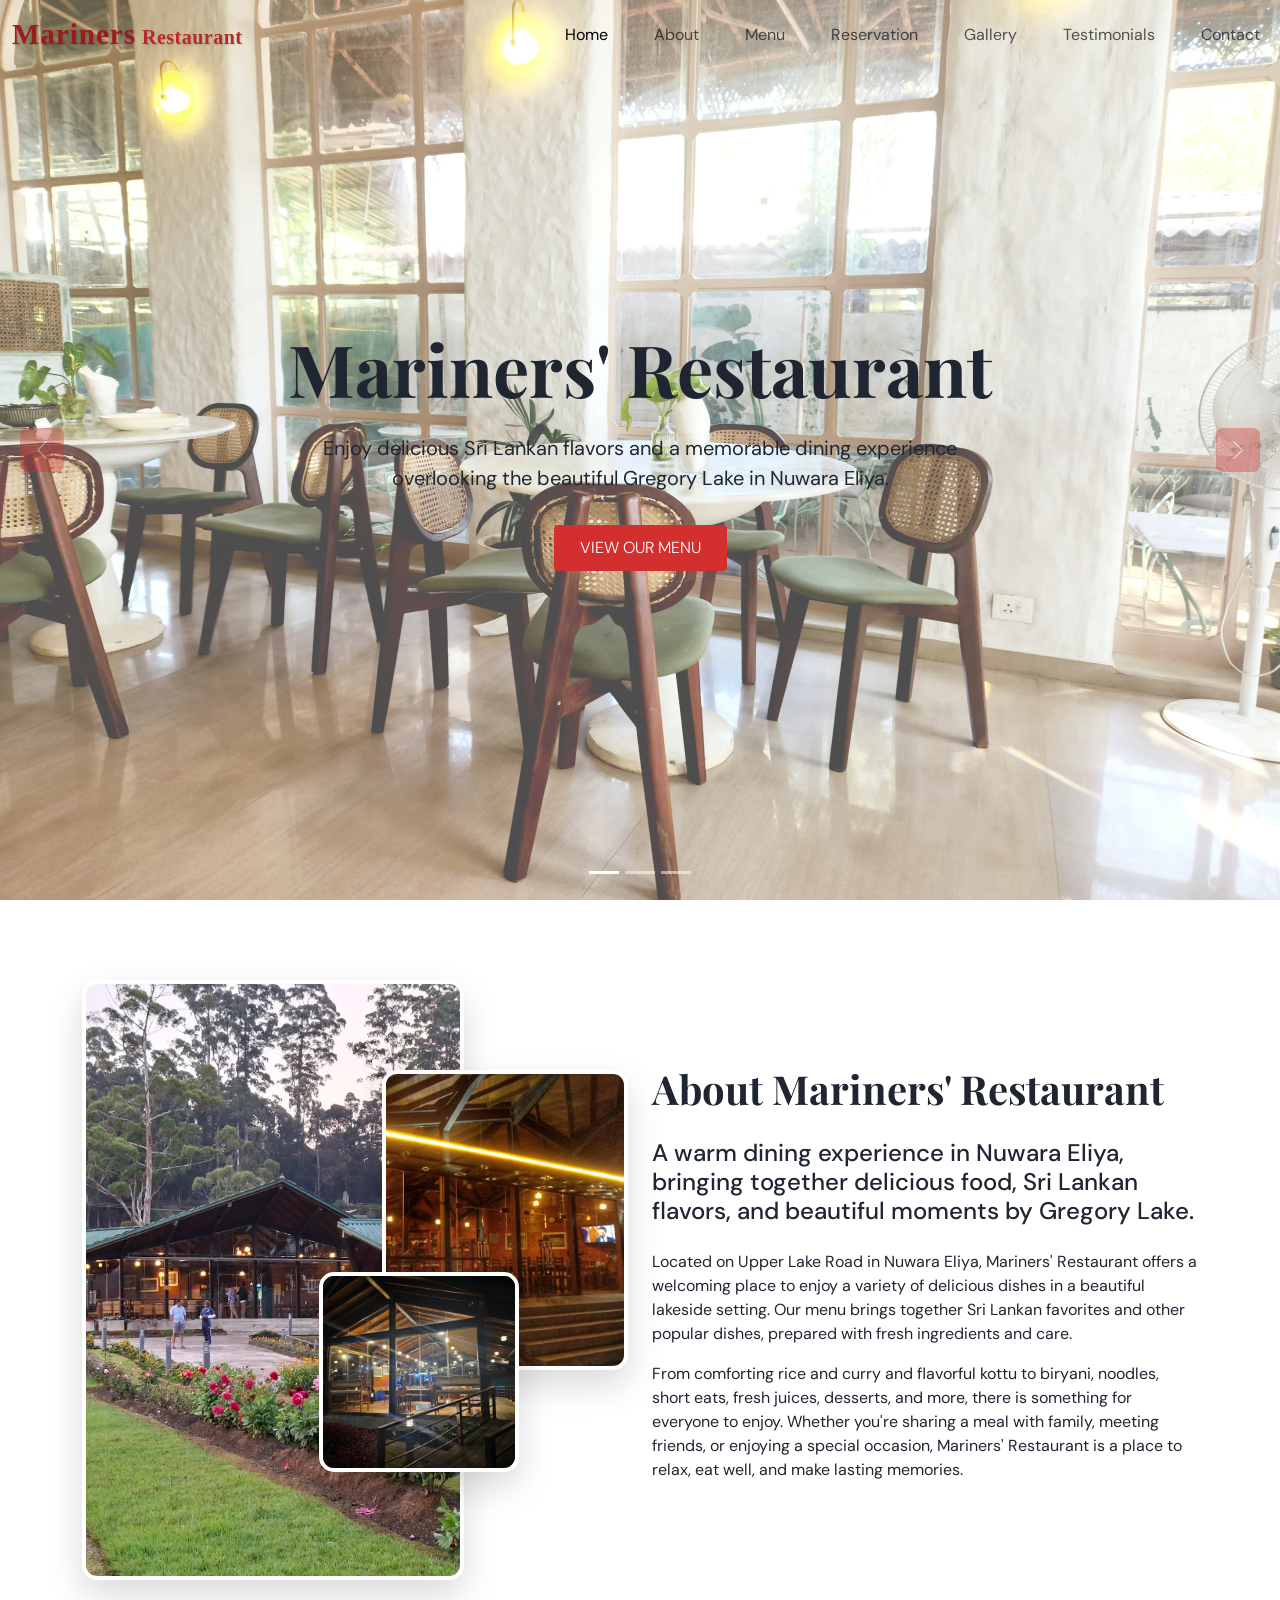
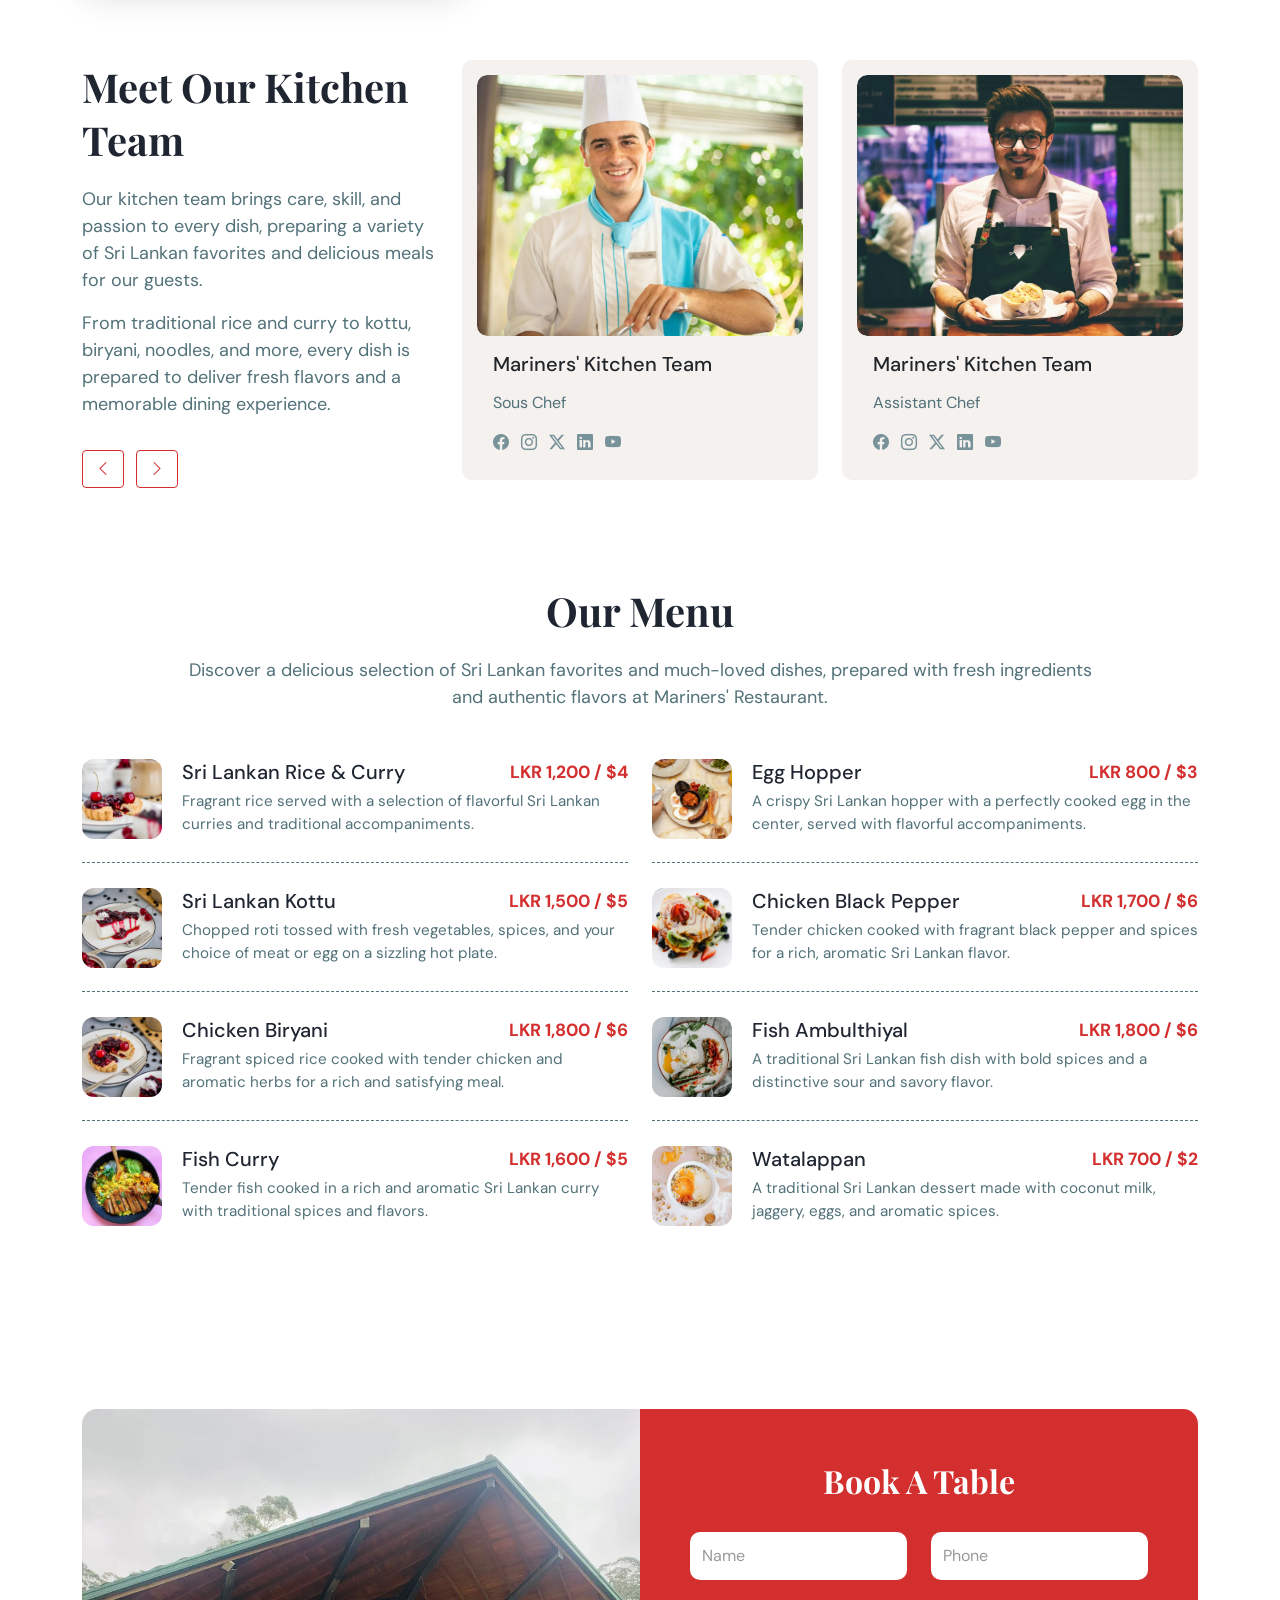
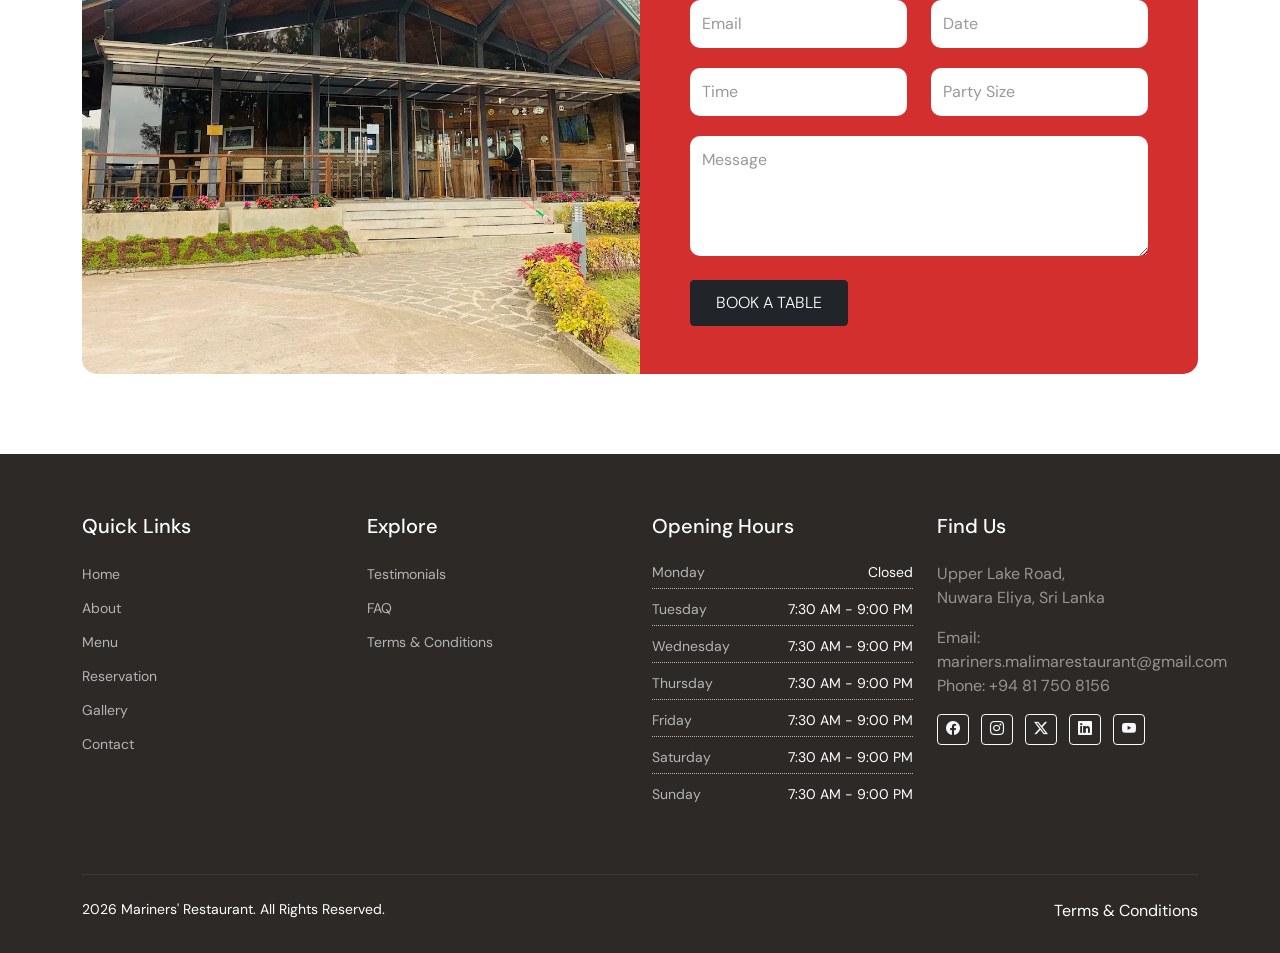
<file: index.html>
<!DOCTYPE html>
<html lang="en">

<head>
  <meta charset="utf-8" />
  <meta name="viewport" content="width=device-width, initial-scale=1" />

  <!-- For SEO -->
  <!-- Primary SEO -->
  <title>Mariners restaurant</title>
  <meta name="description" content="DinePro is a modern, responsive restaurant Bootstrap 5 template suitable for restaurants, cafés, bistros, and food businesses." />
  <meta name="robots" content="index, follow">
  <meta name="author" content="PrettyCodes" />

  <!-- Canonical (template placeholder) -->
  <link rel="canonical" href="https://www.DinePro.com/index.html" />

  <!-- Open Graph (Social Sharing) -->
  <meta property="og:title" content="DinePro – Restaurant Bootstrap 5 Template" />
  <meta property="og:description" content="A clean and modern Bootstrap 5 restaurant website template." />
  <meta property="og:image" content="assets/images/preview.jpg" />
  <meta property="og:type" content="website" />


  <!-- Styles -->
  <link href="https://cdn.jsdelivr.net/npm/bootstrap@5.3.8/dist/css/bootstrap.min.css" rel="stylesheet" integrity="sha384-sRIl4kxILFvY47J16cr9ZwB07vP4J8+LH7qKQnuqkuIAvNWLzeN8tE5YBujZqJLB" crossorigin="anonymous">
  <link rel="stylesheet" href="https://cdn.jsdelivr.net/npm/bootstrap-icons@1.11.3/font/bootstrap-icons.min.css">
  <link href="https://unpkg.com/aos@2.3.1/dist/aos.css" rel="stylesheet">
  <link rel="stylesheet" href="./assets/css/style.css" />
</head>

<body>

  <!-- Loader -->

  <div class="loader-wrapper">
    <div class="spinner"></div>
  </div>

  <!-- Loader End -->

  <!-- Navbar -->

  <nav class="navbar navbar-expand-lg fixed-top custom-navbar navbar-theme-light navbar-light"> 
 
 
    <div class="container-fluid"> 
 
    <a class="navbar-brand" href="index.html"> <span class="restaurant-logo">Mariners <span>Restaurant</span></span> </a>  <button class="navbar-toggler" type="button" data-bs-toggle="collapse" data-bs-target="#navbarSupportedContent" aria-controls="navbarSupportedContent" aria-expanded="false" aria-label="Toggle navigation"> 
        <span class="navbar-toggler-icon"></span> 
      </button> 
 
      <!-- Nav items --> 
      <div class="collapse navbar-collapse" id="navbarSupportedContent"> 
        <ul class="navbar-nav ms-auto mb-2 mb-lg-0"> 
 
          <!-- Home --> 
        <li class="nav-item">
  <a class="nav-link active" href="index.html">
    Home
  </a>
</li>
 
          <li class="nav-item"> 
            <a class="nav-link" href="about.html">About</a> 
          </li> 
 
          <!-- Menu --> 
          <li class="nav-item"> 
            <a class="nav-link" href="menu-showcase.html">Menu</a> 
          </li> 
 
          <li class="nav-item"> 
            <a class="nav-link" href="reservation.html">Reservation</a> 
          </li> 
 

           <li class="nav-item"><a class="nav-link" href="gallery.html">Gallery</a></li>
             <li class="nav-item"><a class="nav-link" href="testimonials.html">Testimonials</a></li>  

          <li class="nav-item"> 
            <a class="nav-link" href="contact.html">Contact</a> 
          </li> 
 
        </ul> 
      </div> 
      <!-- Nav items end --> 
 
    </div> 
  </nav>
  <!-- Navbar End -->


  <!-- Home Carousel --> 
 
  <div id="homeCarousel" class="carousel slide hero-section theme-light carousel-fade" data-bs-ride="carousel"> 
 
    <div class="carousel-indicators"> 
      <button type="button" data-bs-target="#homeCarousel" data-bs-slide-to="0" class="active" aria-current="true" aria-label="Slide 1"></button> 
      <button type="button" data-bs-target="#homeCarousel" data-bs-slide-to="1" aria-label="Slide 2"></button> 
      <button type="button" data-bs-target="#homeCarousel" data-bs-slide-to="2" aria-label="Slide 3"></button> 
    </div> 
 
    <div class="carousel-inner"> 
      <div class="carousel-item active" style="background-image: url(./assets/images/banner1.webp);" data-bs-interval="3000"> 
        <div class="hero-content-area"> 
          <div class="hero-caption"> 
            <h1 class="font-heading" data-aos="fade-up" data-aos-delay="0">Mariners' Restaurant</h1> 
            <p data-aos="fade-up" data-aos-delay="200">Enjoy delicious Sri Lankan flavors and a memorable dining experience overlooking the beautiful Gregory Lake in Nuwara Eliya.</p> 
            <a href="menu-showcase.html" class="btn btn-primary btn-wide btn-shine" data-aos="fade-up" data-aos-delay="400">View our menu</a> 
          </div> 
        </div> 
      </div> 
 
      <div class="carousel-item" style="background-image: url(./assets/images/banner2.webp);" data-bs-interval="3000"> 
        <div class="hero-content-area"> 
          <div class="hero-caption"> 
            <h1 class="font-heading" data-aos="fade-up" data-aos-delay="0">A Taste of Sri Lanka</h1> 
            <p data-aos="fade-up" data-aos-delay="200">Discover fresh ingredients, authentic flavors, and comforting dishes prepared with care at Mariners' Restaurant.</p> 
            <a href="menu-showcase.html" class="btn btn-primary btn-wide btn-shine" data-aos="fade-up" data-aos-delay="400">View our menu</a> 
          </div> 
        </div> 
      </div> 
 
      <div class="carousel-item" style="background-image: url(./assets/images/banner3.webp);" data-bs-interval="3000"> 
        <div class="hero-content-area"> 
          <div class="hero-caption"> 
            <h1 class="font-heading" data-aos="fade-up" data-aos-delay="0">Good Food, Beautiful Moments</h1> 
            <p data-aos="fade-up" data-aos-delay="100">From Sri Lankan favorites to refreshing drinks, enjoy great food and warm hospitality in the heart of Nuwara Eliya.</p> 
            <a href="menu-showcase.html" class="btn btn-primary btn-wide btn-shine" data-aos="fade-up" data-aos-delay="400">View our menu</a> 
          </div> 
        </div> 
      </div> 
    </div> 
 
    <button class="carousel-control-prev" type="button" data-bs-target="#homeCarousel" data-bs-slide="prev"> 
      <span class="carousel-control-prev-icon" aria-hidden="true"></span> 
      <span class="visually-hidden">Previous</span> 
    </button> 
    <button class="carousel-control-next" type="button" data-bs-target="#homeCarousel" data-bs-slide="next"> 
      <span class="carousel-control-next-icon" aria-hidden="true"></span> 
      <span class="visually-hidden">Next</span> 
    </button> 
  </div> 
 
  <!-- Home Carousel End --> 
 
  <!-- Home About --> 
 
  <section class="home-about sec-pad"> 
    <div class="container"> 
      <div class="row flex align-items-center justify-content-between"> 
        <div class="col-md-6"> 
          <div class="img-collage-wrap"> 
            <img class="first" src="./assets/images/unnamed (1).webp" alt="" data-aos="fade-up" data-aos-delay="0"> 
            <img class="second" src="./assets/images/unnamed (4).webp" alt="" data-aos="fade-up" data-aos-delay="100"> 
            <img class="third" src="./assets/images/unnamed (2).webp" alt="" data-aos="fade-up" data-aos-delay="200"> 
          </div> 
        </div> 
        <div class="col-md-6"> 
          <h2 class="mb-4 font-heading f-40" data-aos="fade-up" data-aos-delay="0">About Mariners' Restaurant</h2> 
          <h4 class="mb-4 " data-aos="fade-up" data-aos-delay="100">A warm dining experience in Nuwara Eliya, bringing together delicious food, Sri Lankan flavors, and beautiful moments by Gregory Lake.</h4> 
          <p data-aos="fade-up" data-aos-delay="200">Located on Upper Lake Road in Nuwara Eliya, Mariners' Restaurant offers a welcoming place to enjoy a variety of delicious dishes in a beautiful lakeside setting. Our menu brings together Sri Lankan favorites and other popular dishes, prepared with fresh ingredients and care.</p> 
          <p data-aos="fade-up" data-aos-delay="300"> 
            From comforting rice and curry and flavorful kottu to biryani, noodles, short eats, fresh juices, desserts, and more, there is something for everyone to enjoy. Whether you're sharing a meal with family, meeting friends, or enjoying a special occasion, Mariners' Restaurant is a place to relax, eat well, and make lasting memories.</p> 
        </div> 
      </div> 
    </div> 
  </section> 
 
  <!-- Home About End -->

  <!-- Our Chefs  -->

  <section>
    <div class="container sec-pad pt-0 pb-0">
      <div class="row">
        <div class="col-md-4">
          <div class=" mb-5 mb-md-0 head1">
            <h2 class="font-heading" data-aos="fade-up" data-aos-delay="0">Meet Our Kitchen Team</h2>
            <p data-aos="fade-up" data-aos-delay="100">Our kitchen team brings care, skill, and passion to every dish, preparing a variety of Sri Lankan favorites and delicious meals for our guests.</p>
            <p data-aos="fade-up" data-aos-delay="200">
              From traditional rice and curry to kottu, biryani, noodles, and more, every dish is prepared to deliver fresh flavors and a memorable dining experience.
            </p>
            <div class="carousel-btns pt-3">
              <button class="btn btn-outline-primary me-2" type="button" data-bs-target="#chefCarousel" data-bs-slide="prev">
                <i class="bi bi-chevron-left"></i>
              </button>
              <button class="btn btn-outline-primary" type="button" data-bs-target="#chefCarousel" data-bs-slide="next">
                <i class="bi bi-chevron-right"></i>
              </button>
            </div>
          </div>
        </div>
        <div class="col-md-8">
          <div id="chefCarousel" class="carousel slide" data-bs-ride="carousel" data-bs-interval="5000">
            <div class="carousel-inner">
              <div class="carousel-item">
                <div class="row">
                  <div class="col-md-6">
                    <div class="card card-team">
                      <div class="card-img-wrapper">
                        <img src="./assets/images/chef1.webp" class="card-img-top" alt="">
                      </div>
                      <div class="card-body">
                        <h5 class="card-title">Mariners' Kitchen Team</h5>
                        <p class="card-text">Head Chef</p>
                        <div class="social-links mt-3">
                          <a href="#" class="me-2"><i class="bi bi-facebook"></i></a>
                          <a href="#" class="me-2"><i class="bi bi-instagram"></i></a>
                          <a href="#" class="me-2"><i class="bi bi-twitter-x"></i></a>
                          <a href="#" class="me-2"><i class="bi bi-linkedin"></i></a>
                          <a href="#" class=""><i class="bi bi-youtube"></i></a>
                        </div>
                      </div>
                    </div>
                  </div>
                  <div class="col-md-6">
                    <div class="card card-team">
                      <div class="card-img-wrapper">
                        <img src="./assets/images/chef2.webp" class="card-img-top" alt="">
                      </div>
                      <div class="card-body">
                        <h5 class="card-title">Mariners' Kitchen Team</h5>
                        <p class="card-text">Kitchen Chef</p>
                        <div class="social-links mt-3">
                          <a href="#" class="me-2"><i class="bi bi-facebook"></i></a>
                          <a href="#" class="me-2"><i class="bi bi-instagram"></i></a>
                          <a href="#" class="me-2"><i class="bi bi-twitter-x"></i></a>
                          <a href="#" class="me-2"><i class="bi bi-linkedin"></i></a>
                          <a href="#" class=""><i class="bi bi-youtube"></i></a>
                        </div>
                      </div>
                    </div>
                  </div>
                </div>
              </div>
              <div class="carousel-item active">
                <div class="row">
                  <div class="col-md-6">
                    <div class="card card-team">
                      <div class="card-img-wrapper">
                        <img src="./assets/images/chef3.webp" class="card-img-top" alt="">
                      </div>
                      <div class="card-body">
                        <h5 class="card-title">Mariners' Kitchen Team</h5>
                        <p class="card-text">Sous Chef</p>
                        <div class="social-links mt-3">
                          <a href="#" class="me-2"><i class="bi bi-facebook"></i></a>
                          <a href="#" class="me-2"><i class="bi bi-instagram"></i></a>
                          <a href="#" class="me-2"><i class="bi bi-twitter-x"></i></a>
                          <a href="#" class="me-2"><i class="bi bi-linkedin"></i></a>
                          <a href="#" class=""><i class="bi bi-youtube"></i></a>
                        </div>
                      </div>
                    </div>
                  </div>
                  <div class="col-md-6">
                    <div class="card card-team">
                      <div class="card-img-wrapper">
                        <img src="./assets/images/chef5.webp" class="card-img-top" alt="">
                      </div>
                      <div class="card-body">
                        <h5 class="card-title">Mariners' Kitchen Team</h5>
                        <p class="card-text">Assistant Chef</p>
                        <div class="social-links mt-3">
                          <a href="#" class="me-2"><i class="bi bi-facebook"></i></a>
                          <a href="#" class="me-2"><i class="bi bi-instagram"></i></a>
                          <a href="#" class="me-2"><i class="bi bi-twitter-x"></i></a>
                          <a href="#" class="me-2"><i class="bi bi-linkedin"></i></a>
                          <a href="#" class=""><i class="bi bi-youtube"></i></a>
                        </div>
                      </div>
                    </div>
                  </div>
                </div>
              </div>
            </div>
          </div>
        </div>
      </div>
    </div>
  </section>

  <!-- Our Chefs End -->

 <!--   Our Menu  -->

<section class="our-menu sec-pad">
  <div class="container">
    <div class="row">
      <div class="col-md-10 offset-md-1">
        <div class="text-center mb-5 head1">
          <h2 class="font-heading" data-aos="fade-up" data-aos-delay="0">Our Menu</h2>
          <p data-aos="fade-up" data-aos-delay="100">Discover a delicious selection of Sri Lankan favorites and much-loved dishes, prepared with fresh ingredients and authentic flavors at Mariners' Restaurant.</p>
        </div>
      </div>
    </div>

    <div class="row">
      <div class="col-md-6">

        <div class="menu-item-one" data-aos="fade-up" data-aos-delay="0">
          <img src="assets/images/food11.webp" alt="Sri Lankan Rice and Curry">
          <div class="content-wrap">
            <div class="title-wrap">
              <h5>Sri Lankan Rice & Curry</h5>
              <span class="price">LKR 1,200 / $4</span>
            </div>
            <p>Fragrant rice served with a selection of flavorful Sri Lankan curries and traditional accompaniments.</p>
          </div>
        </div>

        <div class="menu-item-one" data-aos="fade-up" data-aos-delay="100">
          <img src="assets/images/food12.webp" alt="Sri Lankan Kottu">
          <div class="content-wrap">
            <div class="title-wrap">
              <h5>Sri Lankan Kottu</h5>
              <span class="price">LKR 1,500 / $5</span>
            </div>
            <p>Chopped roti tossed with fresh vegetables, spices, and your choice of meat or egg on a sizzling hot plate.</p>
          </div>
        </div>

        <div class="menu-item-one" data-aos="fade-up" data-aos-delay="200">
          <img src="assets/images/food13.webp" alt="Chicken Biryani">
          <div class="content-wrap">
            <div class="title-wrap">
              <h5>Chicken Biryani</h5>
              <span class="price">LKR 1,800 / $6</span>
            </div>
            <p>Fragrant spiced rice cooked with tender chicken and aromatic herbs for a rich and satisfying meal.</p>
          </div>
        </div>

        <div class="menu-item-one" data-aos="fade-up" data-aos-delay="300">
          <img src="assets/images/food14.webp" alt="Sri Lankan Fish Curry">
          <div class="content-wrap">
            <div class="title-wrap">
              <h5>Fish Curry</h5>
              <span class="price">LKR 1,600 / $5</span>
            </div>
            <p>Tender fish cooked in a rich and aromatic Sri Lankan curry with traditional spices and flavors.</p>
          </div>
        </div>
      </div>

      <div class="col-md-6">

        <div class="menu-item-one" data-aos="fade-up" data-aos-delay="0">
          <img src="assets/images/food15.webp" alt="Egg Hopper">
          <div class="content-wrap">
            <div class="title-wrap">
              <h5>Egg Hopper</h5>
              <span class="price">LKR 800 / $3</span>
            </div>
            <p>A crispy Sri Lankan hopper with a perfectly cooked egg in the center, served with flavorful accompaniments.</p>
          </div>
        </div>

        <div class="menu-item-one" data-aos="fade-up" data-aos-delay="100">
          <img src="assets/images/food16.webp" alt="Chicken Black Pepper">
          <div class="content-wrap">
            <div class="title-wrap">
              <h5>Chicken Black Pepper</h5>
              <span class="price">LKR 1,700 / $6</span>
            </div>
            <p>Tender chicken cooked with fragrant black pepper and spices for a rich, aromatic Sri Lankan flavor.</p>
          </div>
        </div>

        <div class="menu-item-one" data-aos="fade-up" data-aos-delay="200">
          <img src="assets/images/food17.webp" alt="Fish Ambulthiyal">
          <div class="content-wrap">
            <div class="title-wrap">
              <h5>Fish Ambulthiyal</h5>
              <span class="price">LKR 1,800 / $6</span>
            </div>
            <p>A traditional Sri Lankan fish dish with bold spices and a distinctive sour and savory flavor.</p>
          </div>
        </div>

        <div class="menu-item-one" data-aos="fade-up" data-aos-delay="300">
          <img src="assets/images/food19.webp" alt="Watalappan">
          <div class="content-wrap">
            <div class="title-wrap">
              <h5>Watalappan</h5>
              <span class="price">LKR 700 / $2</span>
            </div>
            <p>A traditional Sri Lankan dessert made with coconut milk, jaggery, eggs, and aromatic spices.</p>
          </div>
        </div>

      </div>
    </div>
  </div>
</section>

<!--   Our Menu  End -->

  <!-- Book a table one  -->

  <section class="book-a-table-split sec-pad pb-10 pt-">
    <div class=" container">
      <div class="row g-0">
        <div class="col-lg-6" data-aos="fade-up" data-aos-delay="0">
          <div class="book-table-img-wrap">
            <img src="./assets/images/unnamed (3).webp" alt="Restaurant Interior" class="book-table-img">
          </div>
        </div>
        <div class="col-lg-6" data-aos="fade-up" data-aos-delay="100">
          <div class="booking-form-wrap pb-5">
            <div class="text-center">
              <h2 class="font-heading" data-aos="fade-up" data-aos-delay="0">Book A Table</h2>
            </div>

            <form>
              <div class="row">
                <div class="col-md-6" data-aos="fade-up" data-aos-delay="0">
                  <input type="text" class="form-control" placeholder="Name" required>
                </div>
                <div class="col-md-6" data-aos="fade-up" data-aos-delay="100">
                  <input type="text" class="form-control" placeholder="Phone" required>
                </div>
                <div class="col-md-6" data-aos="fade-up" data-aos-delay="200">
                  <input type="email" class="form-control" placeholder="Email" required>
                </div>
                <div class="col-md-6" data-aos="fade-up" data-aos-delay="300">
                  <input type="text" class="form-control" placeholder="Date" required>
                </div>
                <div class="col-md-6" data-aos="fade-up" data-aos-delay="400">
                  <input type="text" class="form-control" placeholder="Time" required>
                </div>
                <div class="col-md-6" data-aos="fade-up" data-aos-delay="500">
                  <input type="text" class="form-control" placeholder="Party Size" required>
                </div>
                <div class="col-md-12">
                  <textarea class="form-control mb-0" placeholder="Message" rows="4" data-aos="fade-up" data-aos-delay="600"></textarea>
                  <button type="submit" class="btn btn-dark mt-4 btn-wide btn-shine" data-aos="fade-up" data-aos-delay="700">Book a table</button>
                </div>
              </div>
            </form>

          </div>
        </div>
      </div>
    </div>
  </section>

  <!-- Book a table one end -->

  <!-- Footer --> 
 
  <footer class="footer-one"> 
    <div class="container"> 
      <div class="row"> 
 
        <div class="col-lg-3"> 
          <h5 class="mb-4 text-primary">Quick Links</h5> 
          <ul class="footer-links"> 
            <li><a href="index.html" class="btn-link">Home</a></li> 
            <li><a href="about.html" class="btn-link">About</a></li> 
            <li><a href="menu-showcase.html" class="btn-link">Menu</a></li> 
            <li><a href="reservation.html" class="btn-link">Reservation</a></li> 
            <li><a href="gallery.html" class="btn-link">Gallery</a></li> 
            <li><a href="contact.html" class="btn-link">Contact</a></li> 
          </ul> 
        </div> 
 
        <div class="col-lg-3"> 
          <h5 class="mb-4 text-primary">Explore</h5> 
          <ul class="footer-links"> 
            <li><a href="testimonials.html" class="btn-link">Testimonials</a></li> 
            <li><a href="faq.html" class="btn-link">FAQ</a></li> 
            <li><a href="terms-and-conditions.html" class="btn-link">Terms & Conditions</a></li> 
           
          </ul> 
        </div> 
 
        <div class="col-lg-3"> 
          <h5 class="mb-4 text-primary">Opening Hours</h5> 
          <ul class="timing-list"> 
            <li>Monday<span>Closed</span></li> 
            <li>Tuesday<span>7:30 AM - 9:00 PM</span></li> 
            <li>Wednesday<span>7:30 AM - 9:00 PM</span></li> 
            <li>Thursday<span>7:30 AM - 9:00 PM</span></li> 
            <li>Friday<span>7:30 AM - 9:00 PM</span></li> 
            <li>Saturday<span>7:30 AM - 9:00 PM</span></li> 
            <li>Sunday<span>7:30 AM - 9:00 PM</span></li> 
          </ul> 
        </div> 
 
        <div class="col-lg-3"> 
          <h5 class="mb-4 text-primary">Find Us</h5> 
          <p class="text-white-50"> 
            Upper Lake Road,<br> 
            Nuwara Eliya, Sri Lanka 
          </p> 
          <p class="text-white-50"> 
            Email: mariners.malimarestaurant@gmail.com<br> 
            Phone: +94 81 750 8156 
          </p> 
          <div class="social-links mt-3"> 
            <a href="#" class="btn btn-outline-light btn-sm me-2"><i class="bi bi-facebook"></i></a> 
            <a href="#" class="btn btn-outline-light btn-sm me-2"><i class="bi bi-instagram"></i></a> 
            <a href="#" class="btn btn-outline-light btn-sm me-2"><i class="bi bi-twitter-x"></i></a> 
            <a href="#" class="btn btn-outline-light btn-sm me-2"><i class="bi bi-linkedin"></i></a> 
            <a href="#" class="btn btn-outline-light btn-sm"><i class="bi bi-youtube"></i></a> 
          </div> 
        </div> 
 
      </div> 
 
      <hr class="mt-5 mb-4 border-secondary"> 
 
      <div class="row copyright"> 
        <div class="col-md-6 text-md-start"> 
          <p class="mb-0">2026 Mariners' Restaurant. All Rights Reserved.</p> 
        </div> 
        <div class="col-md-6 d-flex justify-content-md-end mt-3 mt-md-0"> 
          <a href="terms-and-conditions.html" class="btn-link">Terms & Conditions</a> 
        </div> 
      </div> 
  </footer> 
 
  <!-- Footer End -->

  <script src="https://cdn.jsdelivr.net/npm/bootstrap@5.3.8/dist/js/bootstrap.bundle.min.js" integrity="sha384-FKyoEForCGlyvwx9Hj09JcYn3nv7wiPVlz7YYwJrWVcXK/BmnVDxM+D2scQbITxI" crossorigin="anonymous"></script>
  <script src="https://unpkg.com/aos@2.3.1/dist/aos.js"></script>
  <script src="assets/js/app.js"></script>
</body>

</html>
</file>
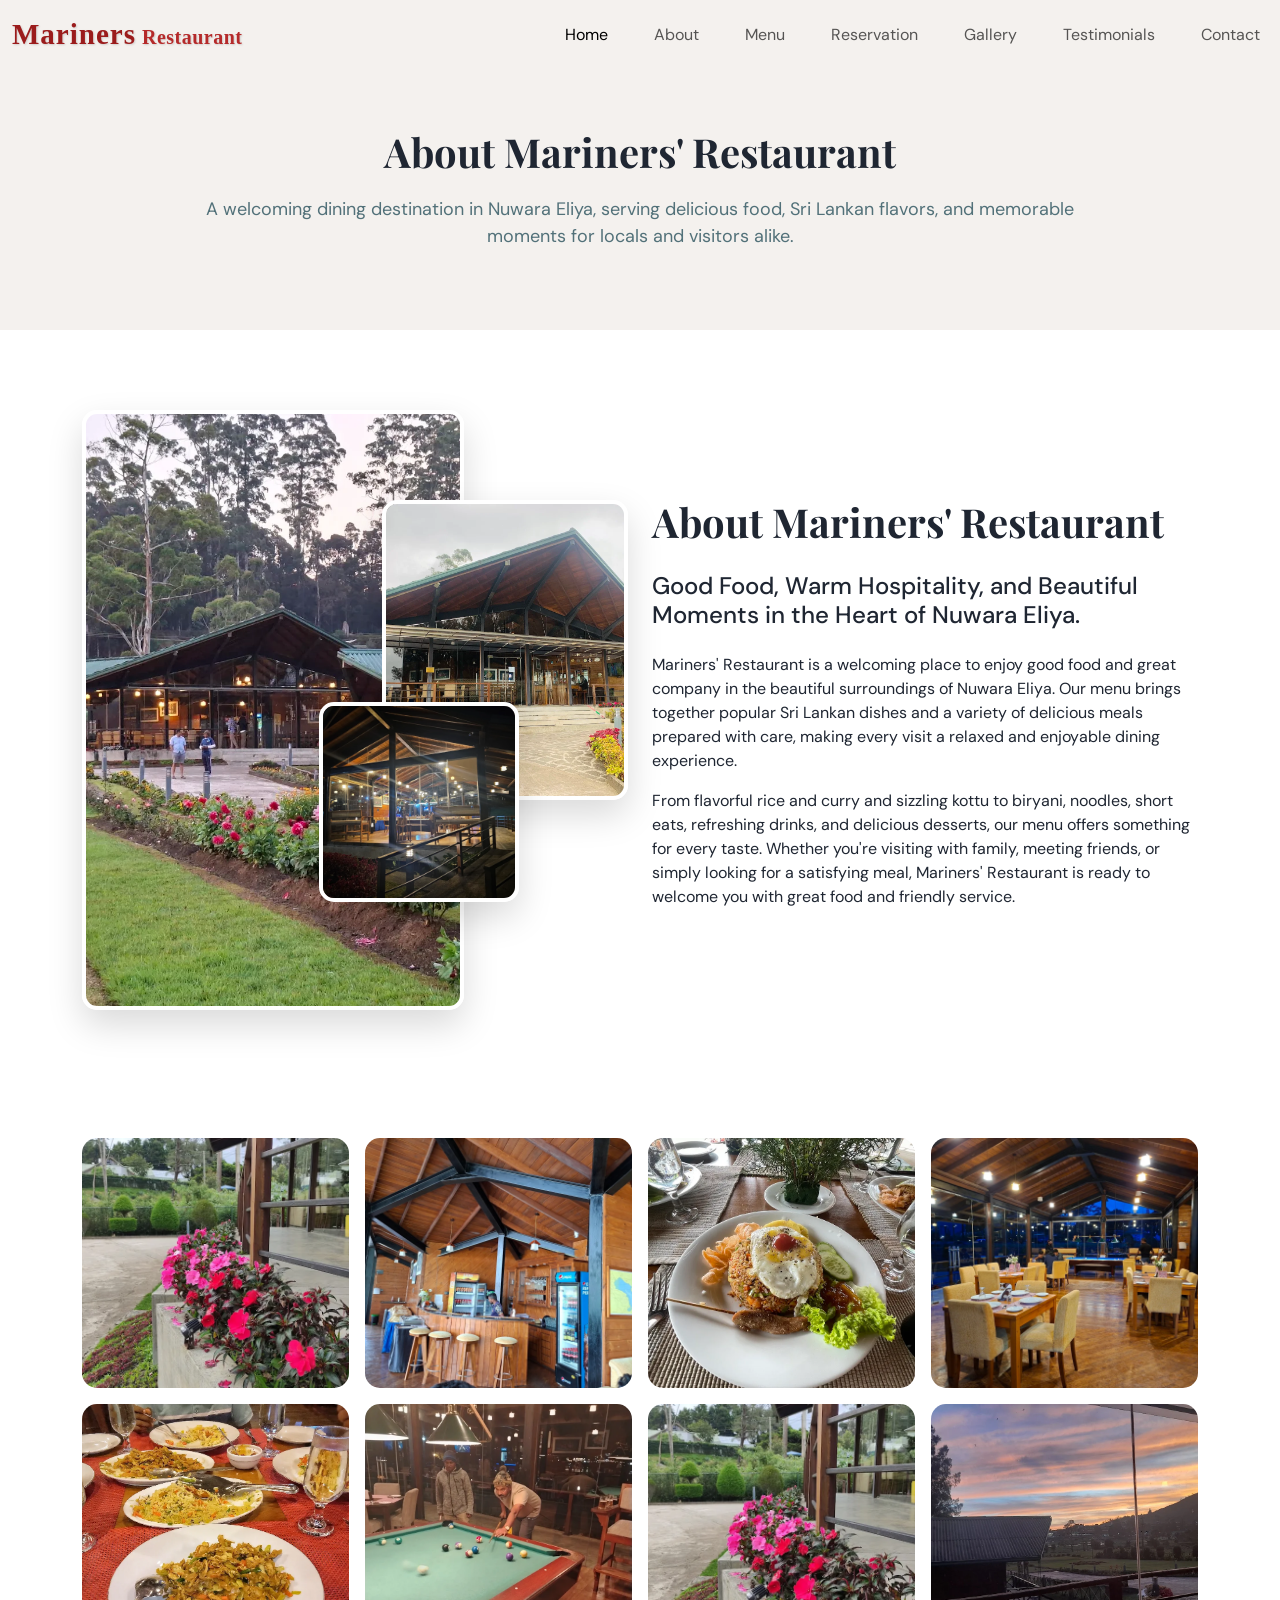
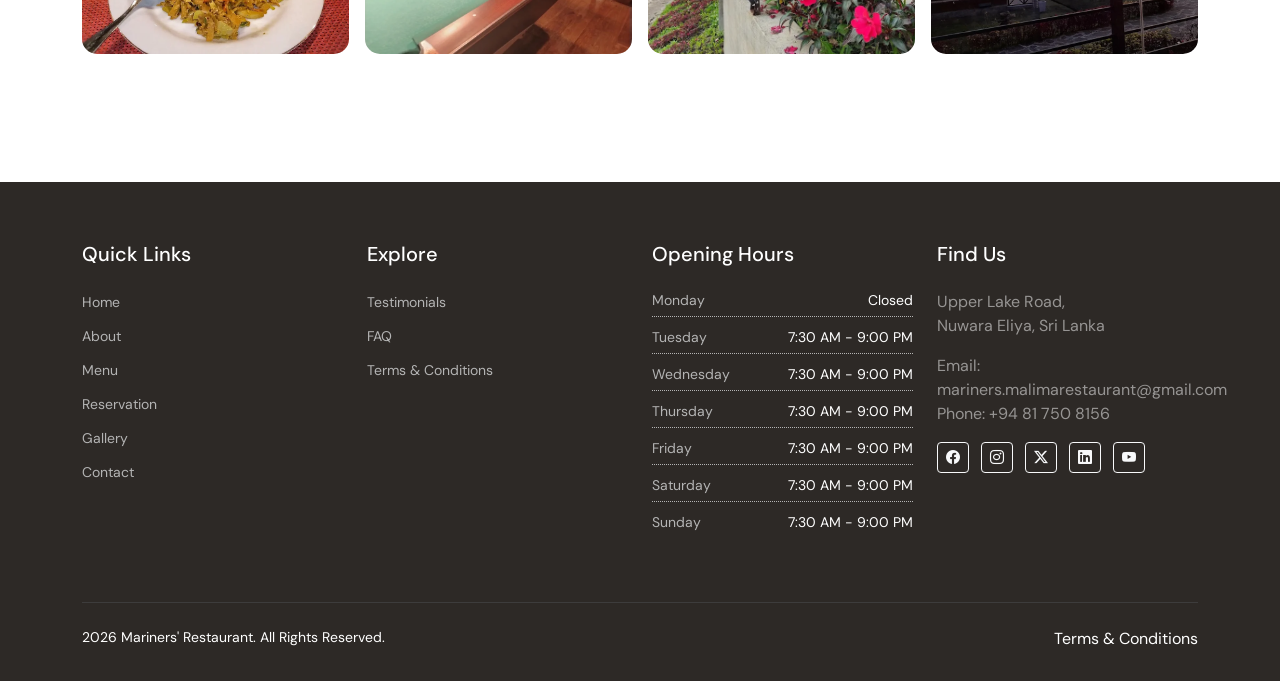
<file: about.html>
<!DOCTYPE html>
<html lang="en">

<head>
    <meta charset="utf-8" />
    <meta name="viewport" content="width=device-width, initial-scale=1" />

    <!-- For SEO -->
    <!-- Primary SEO -->
   <title>Mariners restaurant</title>
    <meta name="description" content="DinePro is a modern, responsive restaurant Bootstrap 5 template suitable for restaurants, cafés, bistros, and food businesses." />
    <meta name="robots" content="index, follow">
    <meta name="author" content="PrettyCodes" />

    <!-- Canonical (template placeholder) -->
    <link rel="canonical" href="https://www.DinePro.com/about.html" />

    <!-- Open Graph (Social Sharing) -->
    <meta property="og:title" content="DinePro – Restaurant Bootstrap 5 Template" />
    <meta property="og:description" content="A clean and modern Bootstrap 5 restaurant website template." />
    <meta property="og:image" content="assets/images/preview.jpg" />
    <meta property="og:type" content="website" />


    

    <!-- Styles -->
    <link href="https://cdn.jsdelivr.net/npm/bootstrap@5.3.8/dist/css/bootstrap.min.css" rel="stylesheet" integrity="sha384-sRIl4kxILFvY47J16cr9ZwB07vP4J8+LH7qKQnuqkuIAvNWLzeN8tE5YBujZqJLB" crossorigin="anonymous">
    <link rel="stylesheet" href="https://cdn.jsdelivr.net/npm/bootstrap-icons@1.11.3/font/bootstrap-icons.min.css">
    <link href="https://unpkg.com/aos@2.3.1/dist/aos.css" rel="stylesheet">
    <link rel="stylesheet" href="./assets/css/style.css" />
</head>

<body>
  <!-- Navbar -->

  <nav class="navbar navbar-expand-lg fixed-top custom-navbar navbar-theme-light navbar-light"> 
 
 
    <div class="container-fluid"> 
 
    <a class="navbar-brand" href="index.html"> <span class="restaurant-logo">Mariners <span>Restaurant</span></span> </a>  <button class="navbar-toggler" type="button" data-bs-toggle="collapse" data-bs-target="#navbarSupportedContent" aria-controls="navbarSupportedContent" aria-expanded="false" aria-label="Toggle navigation"> 
        <span class="navbar-toggler-icon"></span> 
      </button> 
 
      <!-- Nav items --> 
      <div class="collapse navbar-collapse" id="navbarSupportedContent"> 
        <ul class="navbar-nav ms-auto mb-2 mb-lg-0"> 
 
          <!-- Home --> 
                  <!-- Home --> 
        <li class="nav-item">
  <a class="nav-link active" href="index.html">
    Home
  </a>
</li>
 
          <li class="nav-item"> 
            <a class="nav-link" href="about.html">About</a> 
          </li> 
 
          <!-- Menu --> 
          <li class="nav-item"> 
            <a class="nav-link" href="menu-showcase.html">Menu</a> 
          </li> 
 
          <li class="nav-item"> 
            <a class="nav-link" href="reservation.html">Reservation</a> 
          </li> 

           <li class="nav-item"><a class="nav-link" href="gallery.html">Gallery</a></li>
             <li class="nav-item"><a class="nav-link" href="testimonials.html">Testimonials</a></li>  

          <li class="nav-item"> 
            <a class="nav-link" href="contact.html">Contact</a> 
          </li> 
 
        </ul> 
      </div> 
      <!-- Nav items end --> 
 
    </div> 
  </nav>
  <!-- Navbar End -->

    <!--   Title  -->

<section class="our-menu sec-pad bg-light">
    <div class="container">
        <div class="row">
            <div class="col-md-10 offset-md-1">
                <div class="text-center head1 pt-5">
                    <h1 class="page-title" data-aos="fade-up" data-aos-delay="0">About Mariners' Restaurant</h1>
                    <p class="mb-0" data-aos="fade-up" data-aos-delay="100">A welcoming dining destination in Nuwara Eliya, serving delicious food, Sri Lankan flavors, and memorable moments for locals and visitors alike.</p>
                </div>
            </div>
        </div>
    </div>
</section>

<!--   Title  End -->

<!-- About Section -->

<section class="home-about sec-pad">
    <div class="container">
        <div class="row flex align-items-center justify-content-between">
            <div class="col-md-6">
                <div class="img-collage-wrap">
                    <img class="first" src="./assets/images/unnamed (1).webp" alt="" data-aos="fade-up" data-aos-delay="0">
                    <img class="second" src="./assets/images/unnamed (3).webp" alt="" data-aos="fade-up" data-aos-delay="100">
                    <img class="third" src="./assets/images/unnamed (2).webp" alt="" data-aos="fade-up" data-aos-delay="200">
                </div>
            </div>
            <div class="col-md-6">
                <h2 class="mb-4 font-heading f-40" data-aos="fade-up" data-aos-delay="0">About Mariners' Restaurant</h2>
                <h4 class="mb-4" data-aos="fade-up" data-aos-delay="100">Good Food, Warm Hospitality, and Beautiful Moments in the Heart of Nuwara Eliya.</h4>
                <p data-aos="fade-up" data-aos-delay="200">Mariners' Restaurant is a welcoming place to enjoy good food and great company in the beautiful surroundings of Nuwara Eliya. Our menu brings together popular Sri Lankan dishes and a variety of delicious meals prepared with care, making every visit a relaxed and enjoyable dining experience.</p>
                <p data-aos="fade-up" data-aos-delay="300">
                    From flavorful rice and curry and sizzling kottu to biryani, noodles, short eats, refreshing drinks, and delicious desserts, our menu offers something for every taste. Whether you're visiting with family, meeting friends, or simply looking for a satisfying meal, Mariners' Restaurant is ready to welcome you with great food and friendly service.</p>
            </div>
        </div>
    </div>
</section>

<!-- About Section End -->

<!-- Gallery  -->

<section class="sec-pad pt-0">
    <div class="container my-5">
        <div class="row g-3 row-cols-1 row-cols-sm-2 row-cols-md-4">
            <div class="col" data-aos="fade-up" data-aos-delay="0">
                <div class="gallery-item" data-bs-toggle="modal" data-bs-target="#galleryModal">
                    <img src="./assets/images/unnamed (10).webp" class="img-fluid" alt="Mariners' Restaurant">
                </div>
            </div>
            <div class="col" data-aos="fade-up" data-aos-delay="100">
                <div class="gallery-item" data-bs-toggle="modal" data-bs-target="#galleryModal">
                    <img src="./assets/images/unnamed (5).webp" class="img-fluid" alt="Mariners' Restaurant">
                </div>
            </div>
            <div class="col" data-aos="fade-up" data-aos-delay="200">
                <div class="gallery-item" data-bs-toggle="modal" data-bs-target="#galleryModal">
                    <img src="./assets/images/unnamed (6).webp" class="img-fluid" alt="Mariners' Restaurant">
                </div>
            </div>
            <div class="col" data-aos="fade-up" data-aos-delay="300">
                <div class="gallery-item" data-bs-toggle="modal" data-bs-target="#galleryModal">
                    <img src="./assets/images/unnamed (7).webp" class="img-fluid" alt="Mariners' Restaurant">
                </div>
            </div>
            <div class="col" data-aos="fade-up" data-aos-delay="400">
                <div class="gallery-item" data-bs-toggle="modal" data-bs-target="#galleryModal">
                    <img src="./assets/images/unnamed (8).webp" class="img-fluid" alt="Mariners' Restaurant">
                </div>
            </div>
            <div class="col" data-aos="fade-up" data-aos-delay="500">
                <div class="gallery-item" data-bs-toggle="modal" data-bs-target="#galleryModal">
                    <img src="./assets/images/unnamed (9).webp" class="img-fluid" alt="Mariners' Restaurant">
                </div>
            </div>
            <div class="col" data-aos="fade-up" data-aos-delay="600">
                <div class="gallery-item" data-bs-toggle="modal" data-bs-target="#galleryModal">
                    <img src="./assets/images/unnamed (10).webp" class="img-fluid" alt="Mariners' Restaurant">
                </div>
            </div>
            <div class="col" data-aos="fade-up" data-aos-delay="700">
                <div class="gallery-item" data-bs-toggle="modal" data-bs-target="#galleryModal">
                    <img src="./assets/images/unnamed (11).webp" class="img-fluid" alt="Mariners' Restaurant">
                </div>
            </div>

        </div>
    </div>

    <div class="modal fade" id="galleryModal" tabindex="-1" aria-hidden="true">
        <div class="modal-dialog modal-dialog-centered modal-lg">
            <div class="modal-content bg-transparent border-0">
                <div class="modal-body p-0">
                    <button type="button" class="btn-close btn-close-white position-absolute top-0 end-0 m-3" style="z-index: 1060;" data-bs-dismiss="modal" aria-label="Close"></button>

                    <div id="galleryCarousel" class="carousel slide" data-bs-interval="false">
                        <div class="carousel-inner" id="carouselInner">
                        </div>
                        <button class="carousel-control-prev" type="button" data-bs-target="#galleryCarousel" data-bs-slide="prev">
                            <span class="carousel-control-prev-icon" aria-hidden="true"></span>
                            <span class="visually-hidden">Previous</span>
                        </button>
                        <button class="carousel-control-next" type="button" data-bs-target="#galleryCarousel" data-bs-slide="next">
                            <span class="carousel-control-next-icon" aria-hidden="true"></span>
                            <span class="visually-hidden">Next</span>
                        </button>
                    </div>
                </div>
            </div>
        </div>
    </div>

</section>

<!-- Gallery  End -->
    <!-- Footer -->

       <footer class="footer-one"> 
    <div class="container"> 
      <div class="row"> 
 
        <div class="col-lg-3"> 
          <h5 class="mb-4 text-primary">Quick Links</h5> 
          <ul class="footer-links"> 
            <li><a href="index.html" class="btn-link">Home</a></li> 
            <li><a href="about.html" class="btn-link">About</a></li> 
            <li><a href="menu-showcase.html" class="btn-link">Menu</a></li> 
            <li><a href="reservation.html" class="btn-link">Reservation</a></li> 
            <li><a href="gallery.html" class="btn-link">Gallery</a></li> 
            <li><a href="contact.html" class="btn-link">Contact</a></li> 
          </ul> 
        </div> 
 
        <div class="col-lg-3"> 
          <h5 class="mb-4 text-primary">Explore</h5> 
          <ul class="footer-links"> 
            <li><a href="testimonials.html" class="btn-link">Testimonials</a></li> 
            <li><a href="faq.html" class="btn-link">FAQ</a></li> 
            <li><a href="terms-and-conditions.html" class="btn-link">Terms & Conditions</a></li> 
           
          </ul> 
        </div> 
 
        <div class="col-lg-3"> 
          <h5 class="mb-4 text-primary">Opening Hours</h5> 
          <ul class="timing-list"> 
            <li>Monday<span>Closed</span></li> 
            <li>Tuesday<span>7:30 AM - 9:00 PM</span></li> 
            <li>Wednesday<span>7:30 AM - 9:00 PM</span></li> 
            <li>Thursday<span>7:30 AM - 9:00 PM</span></li> 
            <li>Friday<span>7:30 AM - 9:00 PM</span></li> 
            <li>Saturday<span>7:30 AM - 9:00 PM</span></li> 
            <li>Sunday<span>7:30 AM - 9:00 PM</span></li> 
          </ul> 
        </div> 
 
        <div class="col-lg-3"> 
          <h5 class="mb-4 text-primary">Find Us</h5> 
          <p class="text-white-50"> 
            Upper Lake Road,<br> 
            Nuwara Eliya, Sri Lanka 
          </p> 
          <p class="text-white-50"> 
            Email: mariners.malimarestaurant@gmail.com<br> 
            Phone: +94 81 750 8156 
          </p> 
          <div class="social-links mt-3"> 
            <a href="#" class="btn btn-outline-light btn-sm me-2"><i class="bi bi-facebook"></i></a> 
            <a href="#" class="btn btn-outline-light btn-sm me-2"><i class="bi bi-instagram"></i></a> 
            <a href="#" class="btn btn-outline-light btn-sm me-2"><i class="bi bi-twitter-x"></i></a> 
            <a href="#" class="btn btn-outline-light btn-sm me-2"><i class="bi bi-linkedin"></i></a> 
            <a href="#" class="btn btn-outline-light btn-sm"><i class="bi bi-youtube"></i></a> 
          </div> 
        </div> 
 
      </div> 
 
      <hr class="mt-5 mb-4 border-secondary"> 
 
      <div class="row copyright"> 
        <div class="col-md-6 text-md-start"> 
          <p class="mb-0">2026 Mariners' Restaurant. All Rights Reserved.</p> 
        </div> 
        <div class="col-md-6 d-flex justify-content-md-end mt-3 mt-md-0"> 
          <a href="terms-and-conditions.html" class="btn-link">Terms & Conditions</a> 
        </div> 
      </div> 
  </footer> 
    <!-- Footer End -->

    <script src="https://cdn.jsdelivr.net/npm/bootstrap@5.3.8/dist/js/bootstrap.bundle.min.js" integrity="sha384-FKyoEForCGlyvwx9Hj09JcYn3nv7wiPVlz7YYwJrWVcXK/BmnVDxM+D2scQbITxI" crossorigin="anonymous"></script>
    <script src="https://unpkg.com/aos@2.3.1/dist/aos.js"></script>
    <script src="assets/js/app.js"></script>
</body>

</html>
</file>
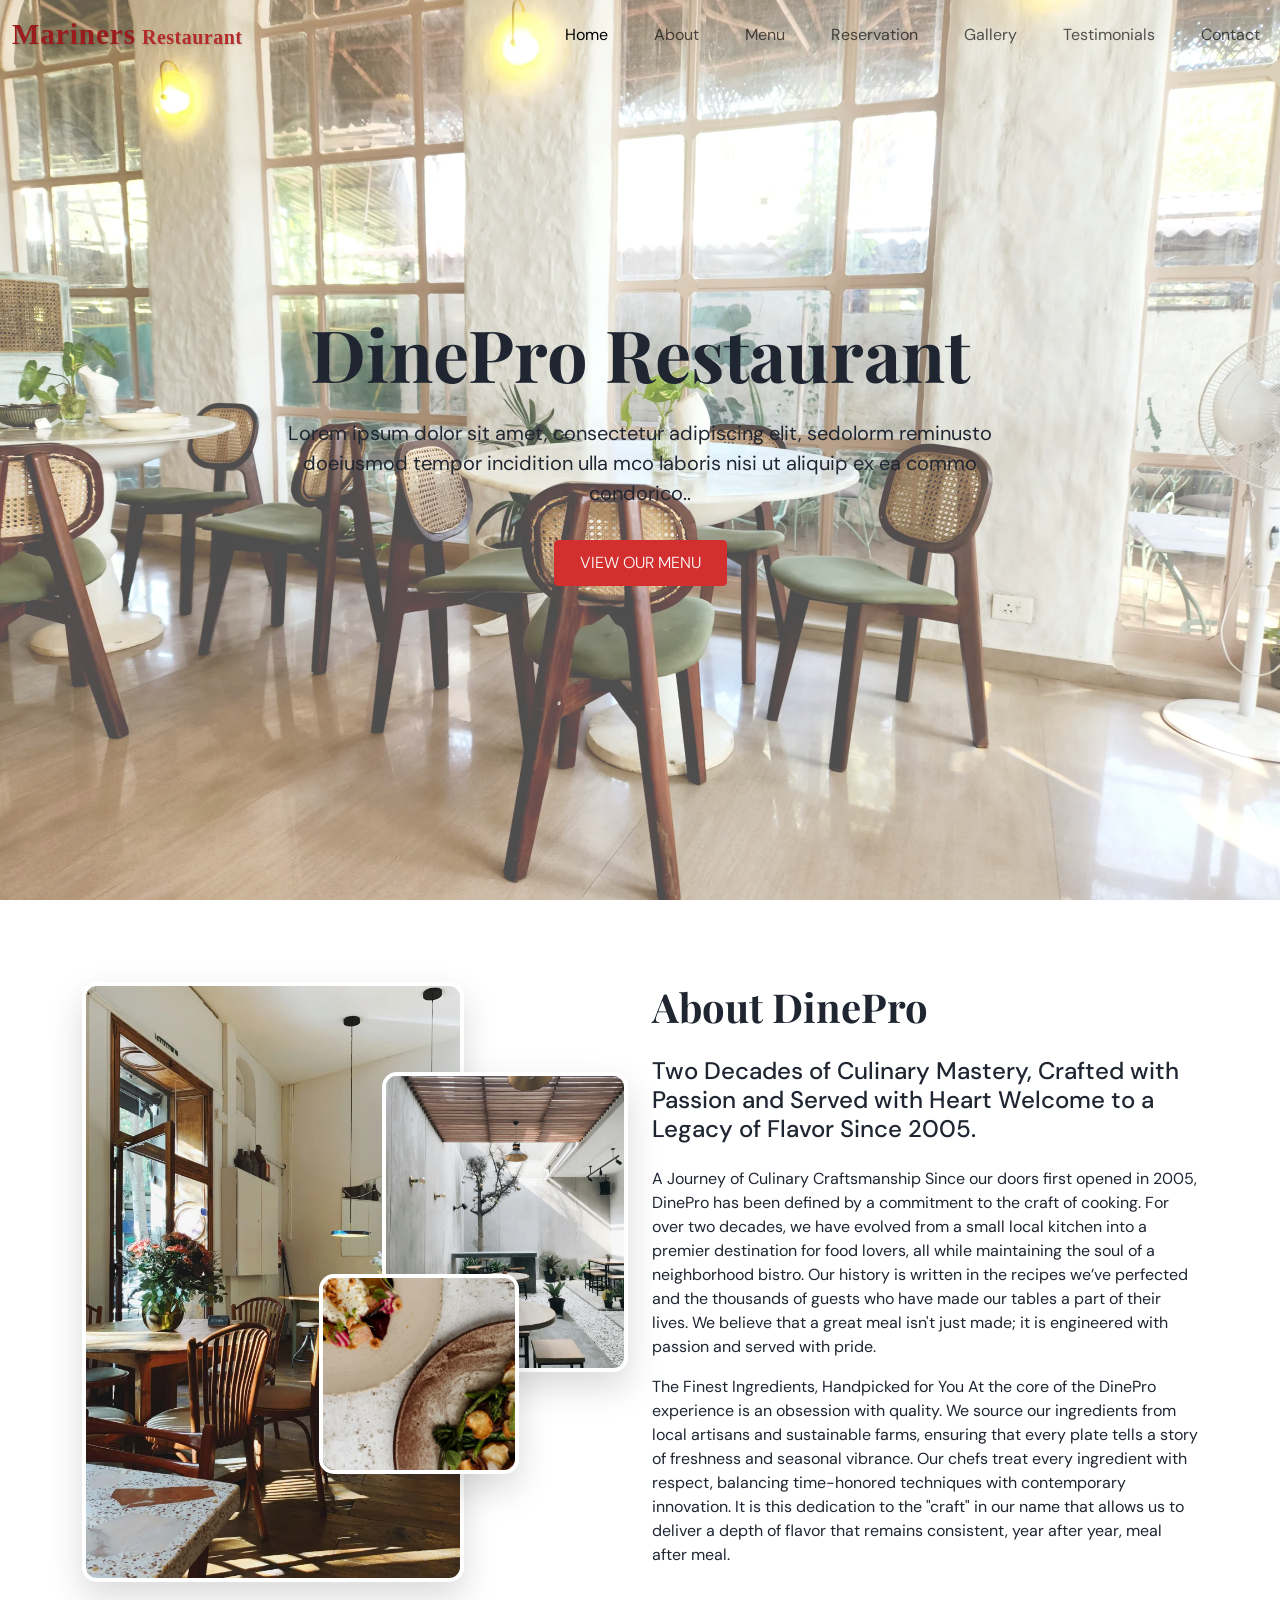
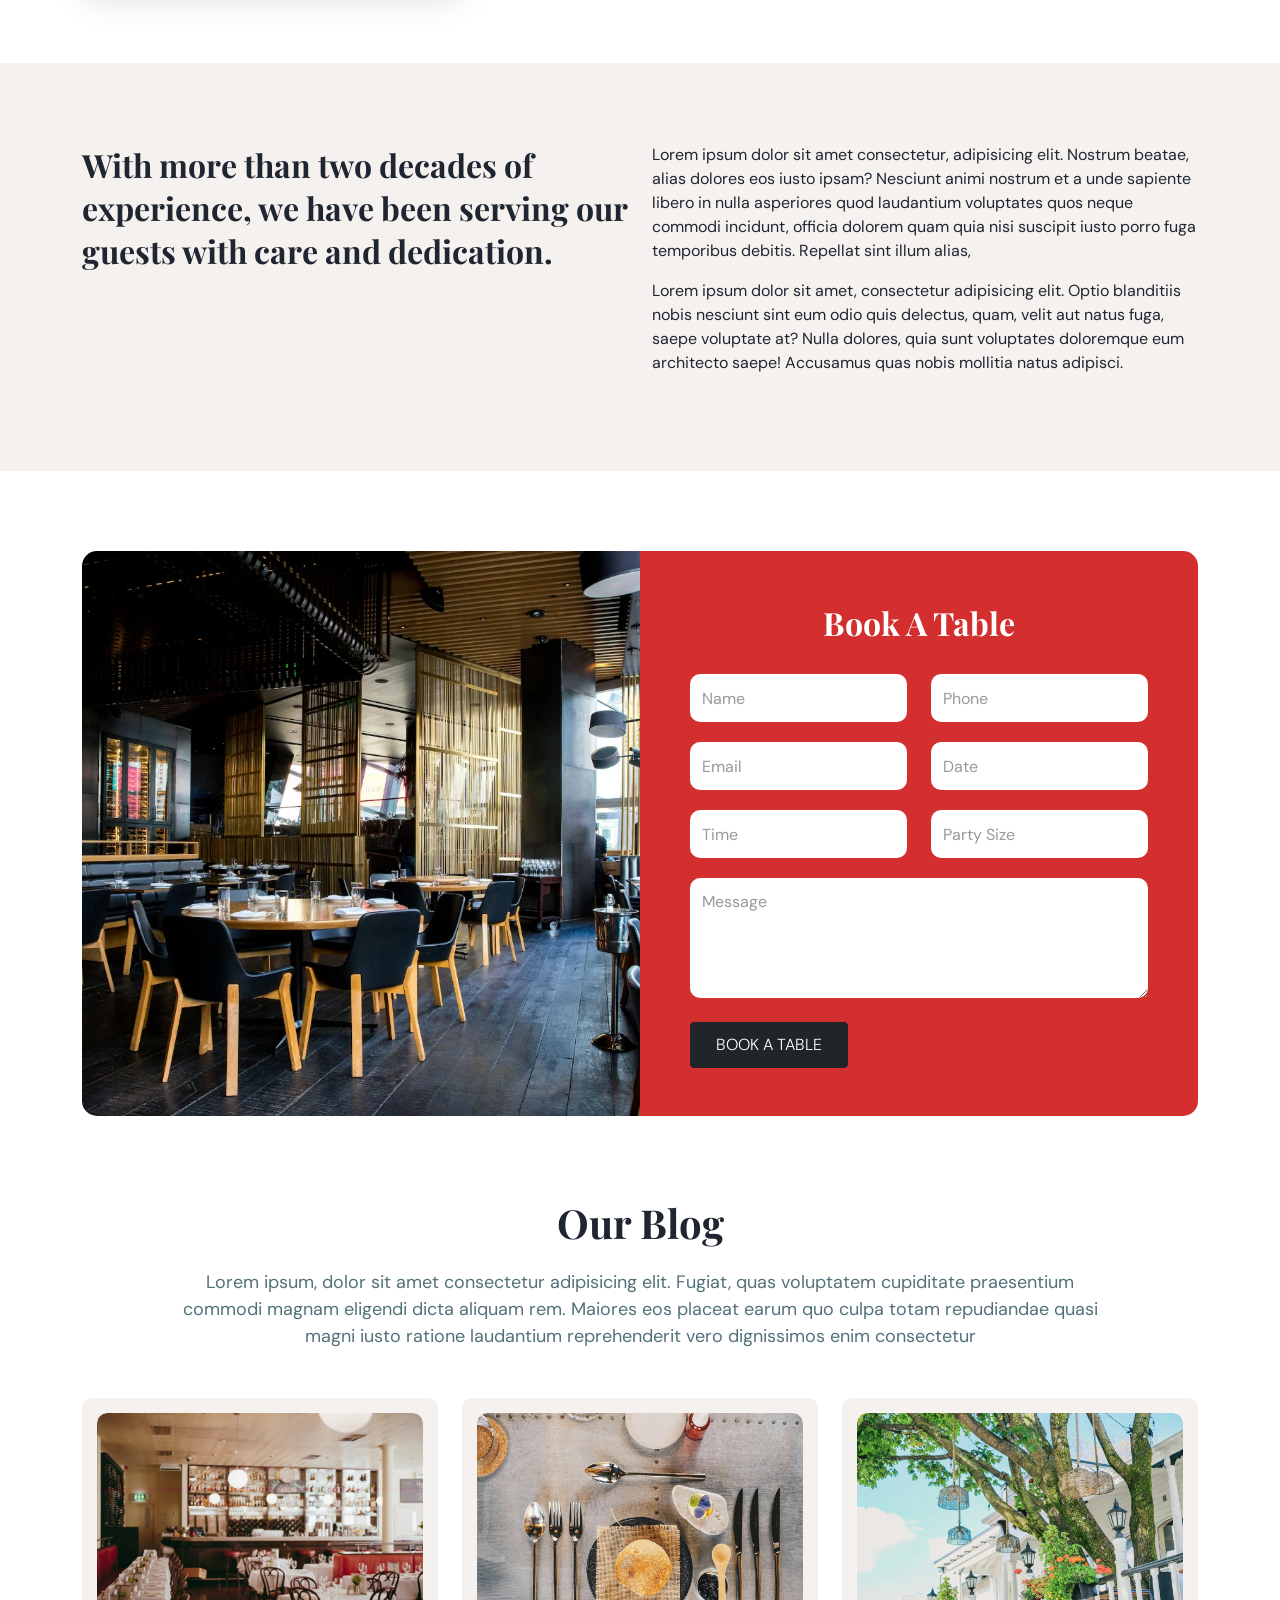
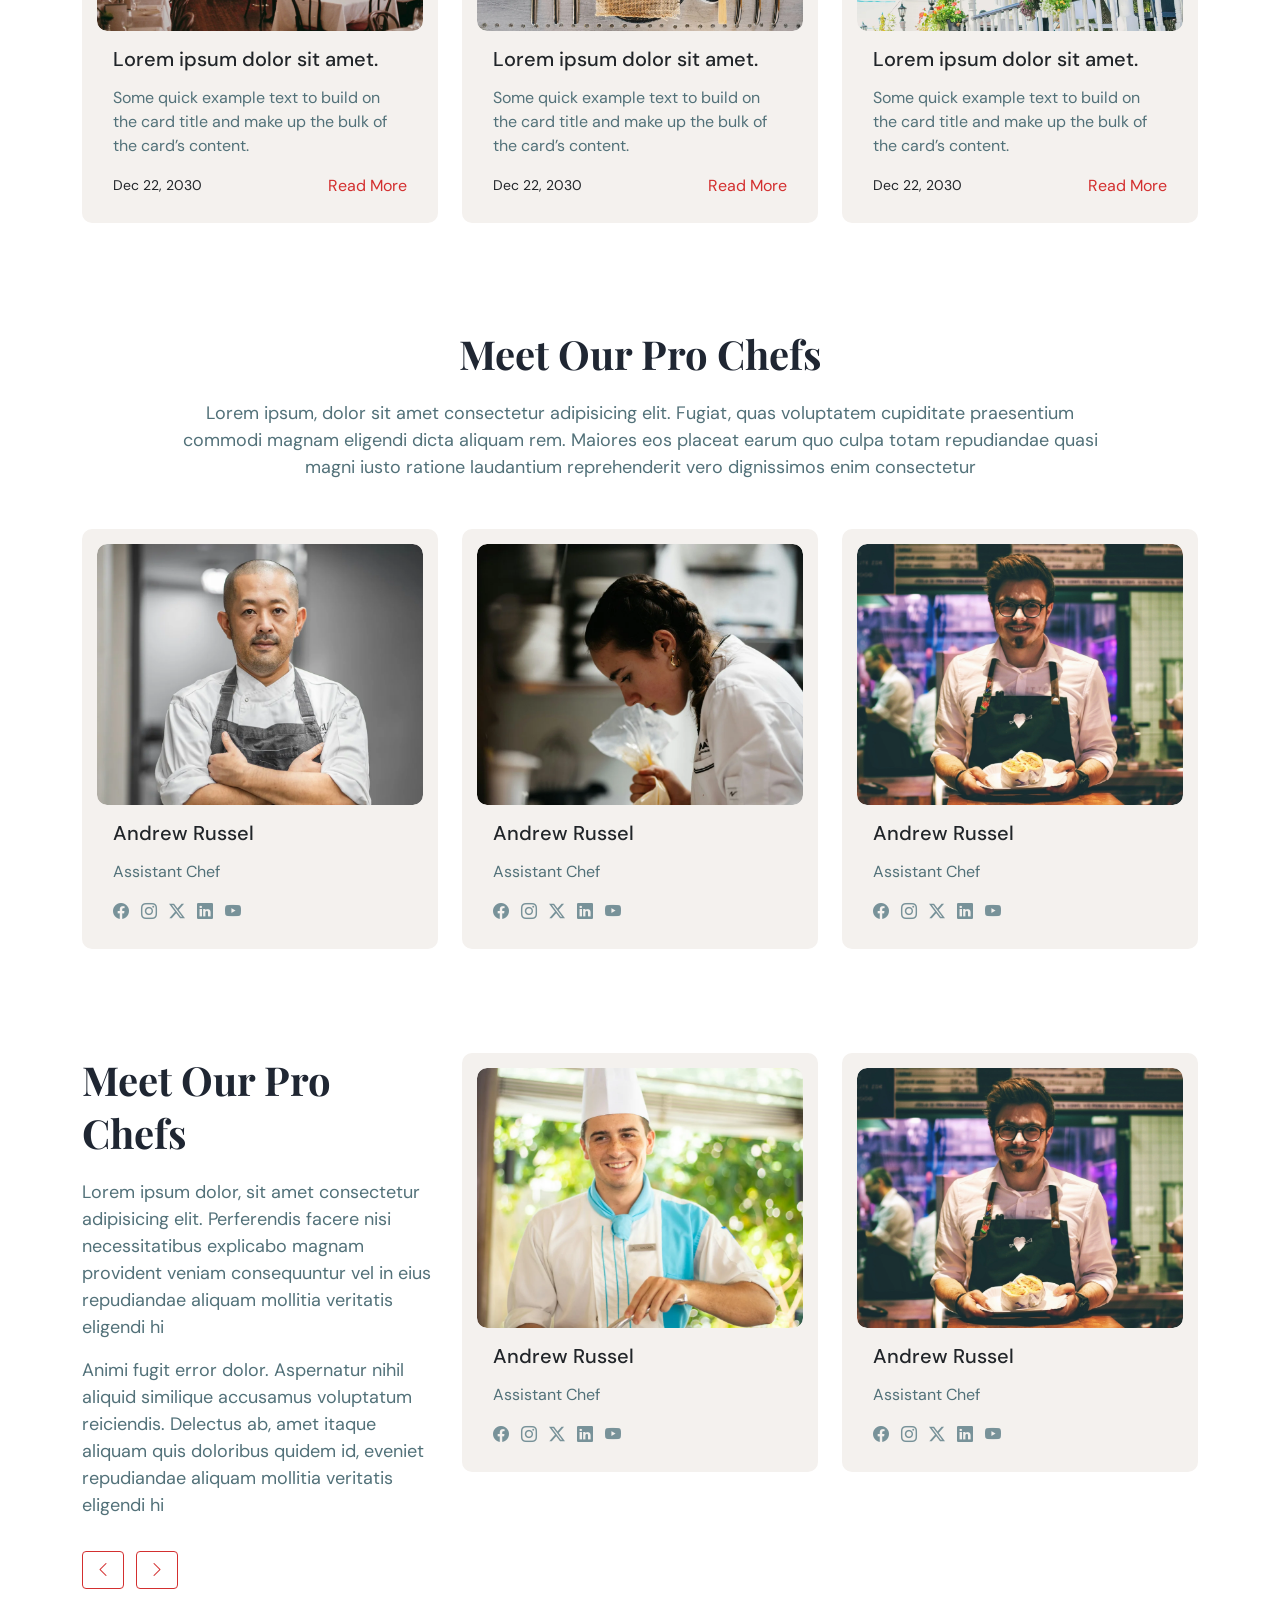
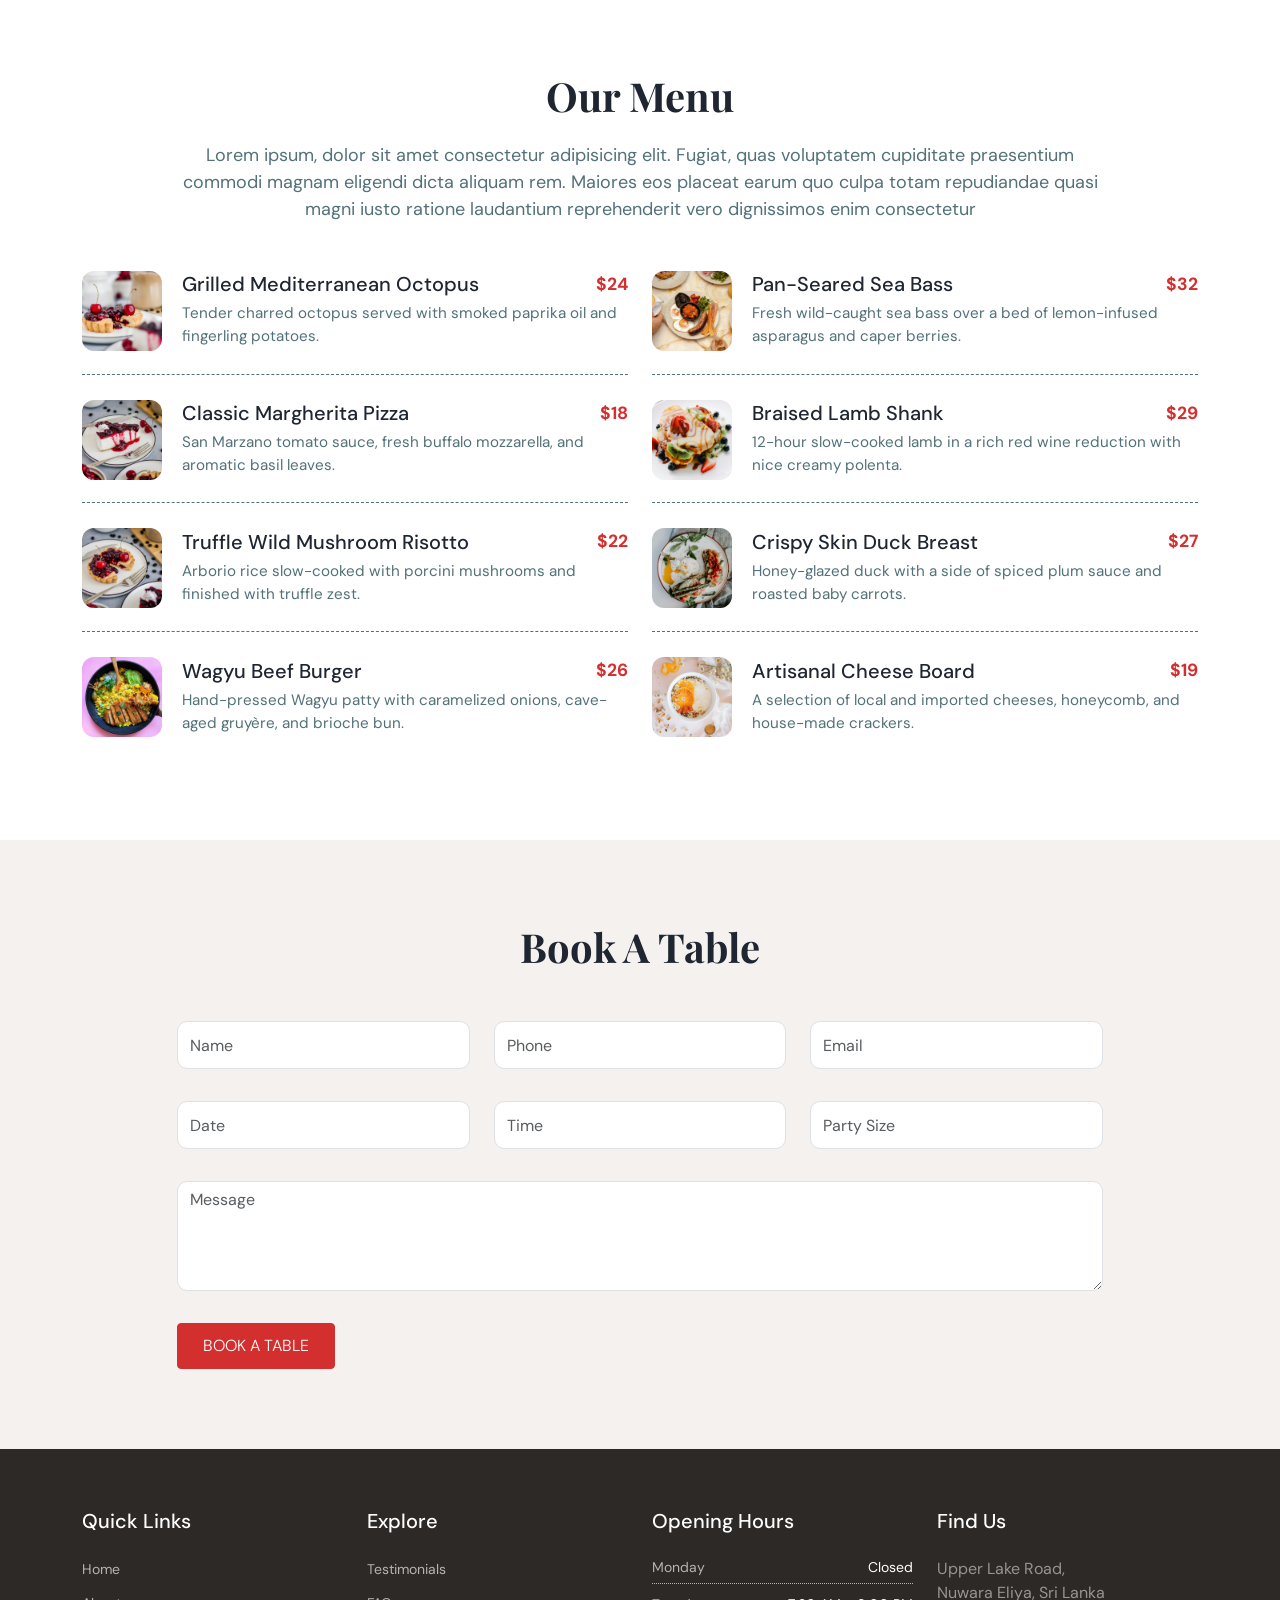
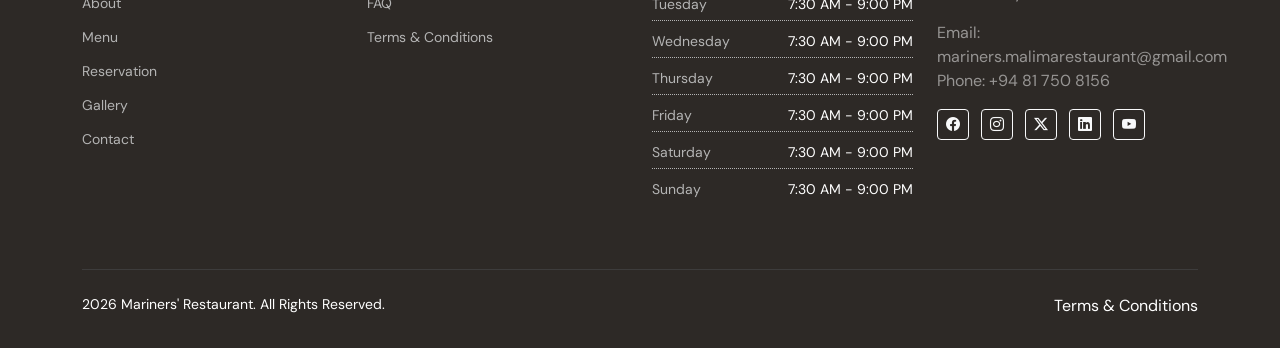
<file: all-components.html>
<!DOCTYPE html>
<html lang="en">

<head>
    <meta charset="utf-8" />
    <meta name="viewport" content="width=device-width, initial-scale=1" />

    <!-- For SEO -->
    <!-- Primary SEO -->
   <title>Mariners restaurant</title>
    <meta name="description" content="DinePro is a modern, responsive restaurant Bootstrap 5 template suitable for restaurants, cafés, bistros, and food businesses." />
    <meta name="robots" content="index, follow">
    <meta name="author" content="PrettyCodes" />

    <!-- Canonical (template placeholder) -->
    <link rel="canonical" href="https://www.DinePro.com/all-components.html" />

    <!-- Open Graph (Social Sharing) -->
    <meta property="og:title" content="DinePro – Restaurant Bootstrap 5 Template" />
    <meta property="og:description" content="A clean and modern Bootstrap 5 restaurant website template." />
    <meta property="og:image" content="assets/images/preview.jpg" />
    <meta property="og:type" content="website" />

    <!-- Styles -->
    <link href="https://cdn.jsdelivr.net/npm/bootstrap@5.3.8/dist/css/bootstrap.min.css" rel="stylesheet" integrity="sha384-sRIl4kxILFvY47J16cr9ZwB07vP4J8+LH7qKQnuqkuIAvNWLzeN8tE5YBujZqJLB" crossorigin="anonymous">
    <link rel="stylesheet" href="https://cdn.jsdelivr.net/npm/bootstrap-icons@1.11.3/font/bootstrap-icons.min.css">
    <link href="https://unpkg.com/aos@2.3.1/dist/aos.css" rel="stylesheet">
    <link rel="stylesheet" href="./assets/css/style.css" />
</head>

<body>

    <!-- Loader -->

    <div class="loader-wrapper">
        <div class="spinner"></div>
    </div>

    <!-- Loader End -->

 <!-- Navbar -->

  <nav class="navbar navbar-expand-lg fixed-top custom-navbar navbar-theme-light navbar-light"> 
 
 
    <div class="container-fluid"> 
 
    <a class="navbar-brand" href="index.html"> <span class="restaurant-logo">Mariners <span>Restaurant</span></span> </a>  <button class="navbar-toggler" type="button" data-bs-toggle="collapse" data-bs-target="#navbarSupportedContent" aria-controls="navbarSupportedContent" aria-expanded="false" aria-label="Toggle navigation"> 
        <span class="navbar-toggler-icon"></span> 
      </button> 
 
      <!-- Nav items --> 
      <div class="collapse navbar-collapse" id="navbarSupportedContent"> 
        <ul class="navbar-nav ms-auto mb-2 mb-lg-0"> 
 
          <!-- Home --> 
                  <!-- Home --> 
        <li class="nav-item">
  <a class="nav-link active" href="index.html">
    Home
  </a>
</li>
 
          <li class="nav-item"> 
            <a class="nav-link" href="about.html">About</a> 
          </li> 
 
          <!-- Menu --> 
          <li class="nav-item"> 
            <a class="nav-link" href="menu-showcase.html">Menu</a> 
          </li> 
 
          <li class="nav-item"> 
            <a class="nav-link" href="reservation.html">Reservation</a> 
          </li> 

           <li class="nav-item"><a class="nav-link" href="gallery.html">Gallery</a></li>
             <li class="nav-item"><a class="nav-link" href="testimonials.html">Testimonials</a></li>  

          <li class="nav-item"> 
            <a class="nav-link" href="contact.html">Contact</a> 
          </li> 
 
        </ul> 
      </div> 
      <!-- Nav items end --> 
 
    </div> 
  </nav>
  <!-- Navbar End -->

    <!-- Home Image Hero -->

    <section class="hero-section theme-light">
        <div class="hero-media-container">
            <img src="./assets/images/banner1.webp" alt="DinePro Restaurant Banner">
        </div>

        <div class="hero-content-area">
            <div class="hero-caption">
                <h1 class="font-heading" data-aos="fade-up" data-aos-delay="0">DinePro Restaurant</h1>
                <p data-aos="fade-up" data-aos-delay="200">Lorem ipsum dolor sit amet, consectetur adipiscing elit, sedolorm reminusto doeiusmod tempor incidition ulla mco laboris nisi ut aliquip ex ea commo condorico..</p>
                <a href="menu-classic.html" class="btn btn-primary btn-wide btn-shine" data-aos="fade-up" data-aos-delay="400">View our menu</a>
            </div>
        </div>
    </section>

    <!-- Home Image Hero End -->

    <!-- Home About -->

    <section class="home-about sec-pad">
        <div class="container">
            <div class="row flex align-items-center justify-content-between">
                <div class="col-md-6">
                    <div class="img-collage-wrap">
                        <img class="first" src="./assets/images/image1.webp" alt="" data-aos="fade-up" data-aos-delay="0">
                        <img class="second" src="./assets/images/image2.webp" alt="" data-aos="fade-up" data-aos-delay="100">
                        <img class="third" src="./assets/images/food10.webp" alt="" data-aos="fade-up" data-aos-delay="200">
                    </div>
                </div>
                <div class="col-md-6">
                    <h2 class="mb-4 font-heading f-40" data-aos="fade-up" data-aos-delay="0">About DinePro</h2>
                    <h4 class="mb-4 " data-aos="fade-up" data-aos-delay="100">Two Decades of Culinary Mastery, Crafted with Passion and Served with Heart Welcome to a Legacy of Flavor Since 2005.</h4>
                    <p data-aos="fade-up" data-aos-delay="200">A Journey of Culinary Craftsmanship Since our doors first opened in 2005, DinePro has been defined by a commitment to the craft of cooking. For over two decades, we have evolved from a small local kitchen into a premier destination for
                        food
                        lovers, all while maintaining the soul of a
                        neighborhood
                        bistro. Our history is written in the recipes we’ve perfected and the thousands of guests who have made our tables a part of their lives. We believe that a great meal isn't just made; it is engineered with passion and served with pride.</p>
                    <p data-aos="fade-up" data-aos-delay="300">
                        The Finest Ingredients, Handpicked for You At the core of the DinePro experience is an obsession with quality. We source our ingredients from local artisans and sustainable farms, ensuring that every plate tells a story of freshness and seasonal vibrance. Our chefs treat
                        every
                        ingredient with
                        respect, balancing time-honored techniques with contemporary innovation. It is this dedication to the "craft" in our name that allows us to deliver a depth of flavor that remains consistent, year after year, meal after meal.</p>
                </div>
            </div>
        </div>
    </section>

    <!-- Home About End -->

    <!-- About Section Two  -->

    <section class="about-two sec-pad bg-light">
        <div class="container">
            <div class="row">
                <div class="col-md-6">
                    <h2 class="font-heading mb-4" data-aos="fade-up" data-aos-delay="0">With more than two decades of experience, we have been serving our guests with care and dedication.</h2>
                </div>
                <div class="col-md-6">
                    <p data-aos="fade-up" data-aos-delay="100">Lorem ipsum dolor sit amet consectetur, adipisicing elit. Nostrum beatae, alias dolores eos iusto ipsam? Nesciunt animi nostrum et a unde sapiente libero in nulla asperiores quod laudantium voluptates quos neque commodi incidunt, officia
                        dolorem
                        quam quia nisi suscipit iusto porro fuga
                        temporibus debitis. Repellat sint illum alias, </p>
                    <p data-aos="fade-up" data-aos-delay="200">Lorem ipsum dolor sit amet, consectetur adipisicing elit. Optio blanditiis nobis nesciunt sint eum odio quis delectus, quam, velit aut natus fuga, saepe voluptate at? Nulla dolores, quia sunt voluptates doloremque eum architecto saepe!
                        Accusamus
                        quas nobis mollitia natus adipisci.</p>
                </div>
            </div>
        </div>
    </section>

    <!-- About Section Two End  -->

    <!-- Book a table one  -->

    <section class="book-a-table-split sec-pad pb-0">
        <div class=" container">
            <div class="row g-0">
                <div class="col-lg-6" data-aos="fade-up" data-aos-delay="0">
                    <div class="book-table-img-wrap">
                        <img src="./assets/images/image3.webp" alt="Restaurant Interior" class="book-table-img">
                    </div>
                </div>
                <div class="col-lg-6" data-aos="fade-up" data-aos-delay="100">
                    <div class="booking-form-wrap pb-5">
                        <div class="text-center">
                            <h2 class="font-heading" data-aos="fade-up" data-aos-delay="0">Book A Table</h2>
                        </div>

                        <form>
                            <div class="row">
                                <div class="col-md-6" data-aos="fade-up" data-aos-delay="0">
                                    <input type="text" class="form-control" placeholder="Name" required>
                                </div>
                                <div class="col-md-6" data-aos="fade-up" data-aos-delay="100">
                                    <input type="text" class="form-control" placeholder="Phone" required>
                                </div>
                                <div class="col-md-6" data-aos="fade-up" data-aos-delay="200">
                                    <input type="email" class="form-control" placeholder="Email" required>
                                </div>
                                <div class="col-md-6" data-aos="fade-up" data-aos-delay="300">
                                    <input type="text" class="form-control" placeholder="Date" required>
                                </div>
                                <div class="col-md-6" data-aos="fade-up" data-aos-delay="400">
                                    <input type="text" class="form-control" placeholder="Time" required>
                                </div>
                                <div class="col-md-6" data-aos="fade-up" data-aos-delay="500">
                                    <input type="text" class="form-control" placeholder="Party Size" required>
                                </div>
                                <div class="col-md-12">
                                    <textarea class="form-control mb-0" placeholder="Message" rows="4" data-aos="fade-up" data-aos-delay="600"></textarea>
                                    <button type="submit" class="btn btn-dark mt-4 btn-wide btn-shine" data-aos="fade-up" data-aos-delay="700">Book a table</button>
                                </div>
                            </div>
                        </form>

                    </div>
                </div>
            </div>
        </div>
    </section>

    <!-- Book a table one end -->

    <!-- blog  -->

    <section class="sec-pad">
        <div class="container">
            <div class="row">
                <div class="col-md-10 offset-md-1">
                    <div class="text-center mb-5 head1">
                        <h2 class="font-heading" data-aos="fade-up" data-aos-delay="0">Our Blog</h2>
                        <p data-aos="fade-up" data-aos-delay="100">Lorem ipsum, dolor sit amet consectetur adipisicing elit. Fugiat, quas voluptatem cupiditate praesentium commodi magnam eligendi dicta aliquam rem. Maiores eos placeat earum quo culpa totam repudiandae quasi magni iusto ratione
                            laudantium
                            reprehenderit vero dignissimos enim
                            consectetur
                        </p>
                    </div>
                </div>
            </div>
            <div class="row">
                <div class="col-md-4" data-aos="fade-up" data-aos-delay="0">
                    <div class="card card-blog">
                        <div class="card-img-wrapper">
                            <img src="./assets/images/image10.webp" class="card-img-top" alt="">
                        </div>
                        <div class="card-body">
                            <h5 class="card-title">Lorem ipsum dolor sit amet.</h5>
                            <p class="card-text">Some quick example text to build on the card title and make up the bulk of the card’s content.</p>
                            <div class="d-flex align-items-center justify-content-between">
                                <span>Dec 22, 2030</span>
                                <a href="blog-details.html" class="link-opacity-75-hover btn-link text-end">Read More</a>
                            </div>
                        </div>
                    </div>
                </div>
                <div class="col-md-4" data-aos="fade-up" data-aos-delay="100">
                    <div class="card card-blog">
                        <div class="card-img-wrapper">
                            <img src="./assets/images/image11.webp" class="card-img-top" alt="">
                        </div>
                        <div class="card-body">
                            <h5 class="card-title">Lorem ipsum dolor sit amet.</h5>
                            <p class="card-text">Some quick example text to build on the card title and make up the bulk of the card’s content.</p>
                            <div class="d-flex align-items-center justify-content-between">
                                <span>Dec 22, 2030</span>
                                <a href="blog-details.html" class="link-opacity-75-hover btn-link text-end">Read More</a>
                            </div>
                        </div>
                    </div>
                </div>
                <div class="col-md-4" data-aos="fade-up" data-aos-delay="200">
                    <div class="card card-blog">
                        <div class="card-img-wrapper">
                            <img src="./assets/images/image12.webp" class="card-img-top" alt="">
                        </div>
                        <div class="card-body">
                            <h5 class="card-title">Lorem ipsum dolor sit amet.</h5>
                            <p class="card-text">Some quick example text to build on the card title and make up the bulk of the card’s content.</p>
                            <div class="d-flex align-items-center justify-content-between">
                                <span>Dec 22, 2030</span>
                                <a href="blog-details.html" class="link-opacity-75-hover btn-link text-end">Read More</a>
                            </div>
                        </div>
                    </div>
                </div>

            </div>
        </div>
    </section>

    <!-- Blog End  -->

    <!-- Our Chef  -->

    <section class="sec-pad pt-0">
        <div class="container">
            <div class="row">
                <div class="col-md-10 offset-md-1">
                    <div class="text-center mb-5 head1">
                        <h2 class="font-heading" data-aos="fade-up" data-aos-delay="0">Meet Our Pro Chefs</h2>
                        <p data-aos="fade-up" data-aos-delay="100">Lorem ipsum, dolor sit amet consectetur adipisicing elit. Fugiat, quas voluptatem cupiditate praesentium commodi magnam eligendi dicta aliquam rem. Maiores eos placeat earum quo culpa totam repudiandae quasi magni iusto ratione
                            laudantium
                            reprehenderit vero dignissimos enim
                            consectetur
                        </p>
                    </div>
                </div>
            </div>
            <div class="row">
                <div class="col-md-4" data-aos="fade-up" data-aos-delay="0">
                    <div class="card card-team">
                        <div class="card-img-wrapper">
                            <img src="./assets/images/chef1.webp" class="card-img-top" alt="">
                        </div>
                        <div class="card-body">
                            <h5 class="card-title">Andrew Russel</h5>
                            <p class="card-text">Assistant Chef</p>
                            <div class="social-links mt-3">
                                <a href="#" class="me-2"><i class="bi bi-facebook"></i></a>
                                <a href="#" class="me-2"><i class="bi bi-instagram"></i></a>
                                <a href="#" class="me-2"><i class="bi bi-twitter-x"></i></a>
                                <a href="#" class="me-2"><i class="bi bi-linkedin"></i></a>
                                <a href="#" class=""><i class="bi bi-youtube"></i></a>
                            </div>
                        </div>
                    </div>
                </div>
                <div class="col-md-4" data-aos="fade-up" data-aos-delay="100">
                    <div class="card card-team">
                        <div class="card-img-wrapper">
                            <img src="./assets/images/chef7.webp" class="card-img-top" alt="">
                        </div>
                        <div class="card-body">
                            <h5 class="card-title">Andrew Russel</h5>
                            <p class="card-text">Assistant Chef</p>
                            <div class="social-links mt-3">
                                <a href="#" class="me-2"><i class="bi bi-facebook"></i></a>
                                <a href="#" class="me-2"><i class="bi bi-instagram"></i></a>
                                <a href="#" class="me-2"><i class="bi bi-twitter-x"></i></a>
                                <a href="#" class="me-2"><i class="bi bi-linkedin"></i></a>
                                <a href="#" class=""><i class="bi bi-youtube"></i></a>
                            </div>
                        </div>
                    </div>
                </div>
                <div class="col-md-4" data-aos="fade-up" data-aos-delay="200">
                    <div class="card card-team">
                        <div class="card-img-wrapper">
                            <img src="./assets/images/chef5.webp" class="card-img-top" alt="">
                        </div>
                        <div class="card-body">
                            <h5 class="card-title">Andrew Russel</h5>
                            <p class="card-text">Assistant Chef</p>
                            <div class="social-links mt-3">
                                <a href="#" class="me-2"><i class="bi bi-facebook"></i></a>
                                <a href="#" class="me-2"><i class="bi bi-instagram"></i></a>
                                <a href="#" class="me-2"><i class="bi bi-twitter-x"></i></a>
                                <a href="#" class="me-2"><i class="bi bi-linkedin"></i></a>
                                <a href="#" class=""><i class="bi bi-youtube"></i></a>
                            </div>
                        </div>
                    </div>
                </div>
            </div>
        </div>
    </section>

    <!-- Our Chef End -->

    <!-- Our Chefs  -->

    <section>
        <div class="container sec-pad pt-0">
            <div class="row">
                <div class="col-md-4">
                    <div class=" mb-5 mb-md-0 head1">
                        <h2 class="font-heading" data-aos="fade-up" data-aos-delay="0">Meet Our Pro Chefs</h2>
                        <p data-aos="fade-up" data-aos-delay="100">Lorem ipsum dolor, sit amet consectetur adipisicing elit. Perferendis facere nisi necessitatibus explicabo magnam provident veniam consequuntur vel in eius repudiandae aliquam mollitia veritatis eligendi hi
                        </p>
                        <p data-aos="fade-up" data-aos-delay="200">
                            Animi fugit error dolor. Aspernatur nihil aliquid similique accusamus voluptatum reiciendis. Delectus ab, amet itaque aliquam quis doloribus quidem id, eveniet repudiandae aliquam mollitia veritatis eligendi hi
                        </p>
                        <div class="carousel-btns pt-3">
                            <button class="btn btn-outline-primary me-2" type="button" data-bs-target="#chefCarousel" data-bs-slide="prev">
                                <i class="bi bi-chevron-left"></i>
                            </button>
                            <button class="btn btn-outline-primary" type="button" data-bs-target="#chefCarousel" data-bs-slide="next">
                                <i class="bi bi-chevron-right"></i>
                            </button>
                        </div>
                    </div>
                </div>
                <div class="col-md-8">
                    <div id="chefCarousel" class="carousel slide" data-bs-ride="carousel" data-bs-interval="5000">
                        <div class="carousel-inner">
                            <div class="carousel-item">
                                <div class="row">
                                    <div class="col-md-6">
                                        <div class="card card-team">
                                            <div class="card-img-wrapper">
                                                <img src="./assets/images/chef1.webp" class="card-img-top" alt="">
                                            </div>
                                            <div class="card-body">
                                                <h5 class="card-title">Andrew Russel</h5>
                                                <p class="card-text">Assistant Chef</p>
                                                <div class="social-links mt-3">
                                                    <a href="#" class="me-2"><i class="bi bi-facebook"></i></a>
                                                    <a href="#" class="me-2"><i class="bi bi-instagram"></i></a>
                                                    <a href="#" class="me-2"><i class="bi bi-twitter-x"></i></a>
                                                    <a href="#" class="me-2"><i class="bi bi-linkedin"></i></a>
                                                    <a href="#" class=""><i class="bi bi-youtube"></i></a>
                                                </div>
                                            </div>
                                        </div>
                                    </div>
                                    <div class="col-md-6">
                                        <div class="card card-team">
                                            <div class="card-img-wrapper">
                                                <img src="./assets/images/chef2.webp" class="card-img-top" alt="">
                                            </div>
                                            <div class="card-body">
                                                <h5 class="card-title">Andrew Russel</h5>
                                                <p class="card-text">Assistant Chef</p>
                                                <div class="social-links mt-3">
                                                    <a href="#" class="me-2"><i class="bi bi-facebook"></i></a>
                                                    <a href="#" class="me-2"><i class="bi bi-instagram"></i></a>
                                                    <a href="#" class="me-2"><i class="bi bi-twitter-x"></i></a>
                                                    <a href="#" class="me-2"><i class="bi bi-linkedin"></i></a>
                                                    <a href="#" class=""><i class="bi bi-youtube"></i></a>
                                                </div>
                                            </div>
                                        </div>
                                    </div>
                                </div>
                            </div>
                            <div class="carousel-item active">
                                <div class="row">
                                    <div class="col-md-6">
                                        <div class="card card-team">
                                            <div class="card-img-wrapper">
                                                <img src="./assets/images/chef3.webp" class="card-img-top" alt="">
                                            </div>
                                            <div class="card-body">
                                                <h5 class="card-title">Andrew Russel</h5>
                                                <p class="card-text">Assistant Chef</p>
                                                <div class="social-links mt-3">
                                                    <a href="#" class="me-2"><i class="bi bi-facebook"></i></a>
                                                    <a href="#" class="me-2"><i class="bi bi-instagram"></i></a>
                                                    <a href="#" class="me-2"><i class="bi bi-twitter-x"></i></a>
                                                    <a href="#" class="me-2"><i class="bi bi-linkedin"></i></a>
                                                    <a href="#" class=""><i class="bi bi-youtube"></i></a>
                                                </div>
                                            </div>
                                        </div>
                                    </div>
                                    <div class="col-md-6">
                                        <div class="card card-team">
                                            <div class="card-img-wrapper">
                                                <img src="./assets/images/chef5.webp" class="card-img-top" alt="">
                                            </div>
                                            <div class="card-body">
                                                <h5 class="card-title">Andrew Russel</h5>
                                                <p class="card-text">Assistant Chef</p>
                                                <div class="social-links mt-3">
                                                    <a href="#" class="me-2"><i class="bi bi-facebook"></i></a>
                                                    <a href="#" class="me-2"><i class="bi bi-instagram"></i></a>
                                                    <a href="#" class="me-2"><i class="bi bi-twitter-x"></i></a>
                                                    <a href="#" class="me-2"><i class="bi bi-linkedin"></i></a>
                                                    <a href="#" class=""><i class="bi bi-youtube"></i></a>
                                                </div>
                                            </div>
                                        </div>
                                    </div>
                                </div>
                            </div>
                        </div>
                    </div>
                </div>
            </div>
        </div>
    </section>

    <!-- Our Chefs End -->

    <!--   Our Menu  -->

    <section class="our-menu sec-pad pt-0">
        <div class="container">
            <div class="row">
                <div class="col-md-10 offset-md-1">
                    <div class="text-center mb-5 head1">
                        <h2 class="font-heading" data-aos="fade-up" data-aos-delay="0">Our Menu</h2>
                        <p data-aos="fade-up" data-aos-delay="100">Lorem ipsum, dolor sit amet consectetur adipisicing elit. Fugiat, quas voluptatem cupiditate praesentium commodi magnam eligendi dicta aliquam rem. Maiores eos placeat earum quo culpa totam repudiandae quasi magni iusto ratione
                            laudantium
                            reprehenderit vero dignissimos enim
                            consectetur
                        </p>
                    </div>
                </div>
            </div>

            <div class="row">
                <div class="col-md-6">

                    <div class="menu-item-one" data-aos="fade-up" data-aos-delay="0">
                        <img src="assets/images/food11.webp" alt="Grilled Mediterranean Octopus">
                        <div class="content-wrap">
                            <div class="title-wrap">
                                <h5>Grilled Mediterranean Octopus</h5>
                                <span class="price">$24</span>
                            </div>
                            <p>Tender charred octopus served with smoked paprika oil and fingerling potatoes.</p>
                        </div>
                    </div>

                    <div class="menu-item-one" data-aos="fade-up" data-aos-delay="100">
                        <img src="assets/images/food12.webp" alt="Classic Margherita Pizza">
                        <div class="content-wrap">
                            <div class="title-wrap">
                                <h5>Classic Margherita Pizza</h5>
                                <span class="price">$18</span>
                            </div>
                            <p>San Marzano tomato sauce, fresh buffalo mozzarella, and aromatic basil leaves.</p>
                        </div>
                    </div>

                    <div class="menu-item-one" data-aos="fade-up" data-aos-delay="200">
                        <img src="assets/images/food13.webp" alt="Truffle Wild Mushroom Risotto">
                        <div class="content-wrap">
                            <div class="title-wrap">
                                <h5>Truffle Wild Mushroom Risotto</h5>
                                <span class="price">$22</span>
                            </div>
                            <p>Arborio rice slow-cooked with porcini mushrooms and finished with truffle zest.</p>
                        </div>
                    </div>

                    <div class="menu-item-one" data-aos="fade-up" data-aos-delay="300">
                        <img src="assets/images/food14.webp" alt="Wagyu Beef Burger">
                        <div class="content-wrap">
                            <div class="title-wrap">
                                <h5>Wagyu Beef Burger</h5>
                                <span class="price">$26</span>
                            </div>
                            <p>Hand-pressed Wagyu patty with caramelized onions, cave-aged gruyère, and brioche bun.</p>
                        </div>
                    </div>
                </div>

                <div class="col-md-6">
                    <div class="menu-item-one" data-aos="fade-up" data-aos-delay="0">
                        <img src="assets/images/food15.webp" alt="Pan-Seared Sea Bass">
                        <div class="content-wrap">
                            <div class="title-wrap">
                                <h5>Pan-Seared Sea Bass</h5>
                                <span class="price">$32</span>
                            </div>
                            <p>Fresh wild-caught sea bass over a bed of lemon-infused asparagus and caper berries.</p>
                        </div>
                    </div>

                    <div class="menu-item-one" data-aos="fade-up" data-aos-delay="100">
                        <img src="assets/images/food16.webp" alt="Braised Lamb Shank">
                        <div class="content-wrap">
                            <div class="title-wrap">
                                <h5>Braised Lamb Shank</h5>
                                <span class="price">$29</span>
                            </div>
                            <p>12-hour slow-cooked lamb in a rich red wine reduction with nice creamy polenta.</p>
                        </div>
                    </div>

                    <div class="menu-item-one" data-aos="fade-up" data-aos-delay="200">
                        <img src="assets/images/food17.webp" alt="Crispy Skin Duck Breast">
                        <div class="content-wrap">
                            <div class="title-wrap">
                                <h5>Crispy Skin Duck Breast</h5>
                                <span class="price">$27</span>
                            </div>
                            <p>Honey-glazed duck with a side of spiced plum sauce and roasted baby carrots.</p>
                        </div>
                    </div>

                    <div class="menu-item-one" data-aos="fade-up" data-aos-delay="300">
                        <img src="assets/images/food19.webp" alt="Artisanal Cheese Board">
                        <div class="content-wrap">
                            <div class="title-wrap">
                                <h5>Artisanal Cheese Board</h5>
                                <span class="price">$19</span>
                            </div>
                            <p>A selection of local and imported cheeses, honeycomb, and house-made crackers.</p>
                        </div>
                    </div>

                </div>
            </div>
        </div>
    </section>

    <!--   Our Menu  End -->

    <!-- Book A Table -->

    <section class="book-a-table-classic sec-pad bg-light">
        <div class="container">
            <div class="row">
                <div class="col-md-10 offset-md-1">
                    <div class="text-center mb-5 head1">
                        <h2 class="font-heading" data-aos="fade-up" data-aos-delay="0">Book A Table</h2>
                    </div>
                    <div class="booking-form">
                        <form>
                            <div class="row">
                                <div class="col-md-4" data-aos="fade-up" data-aos-delay="0">
                                    <input type="text" class="form-control" placeholder="Name" required>
                                </div>
                                <div class="col-md-4" data-aos="fade-up" data-aos-delay="100">
                                    <input type="text" class="form-control" placeholder="Phone" required>
                                </div>
                                <div class="col-md-4" data-aos="fade-up" data-aos-delay="200">
                                    <input type="email" class="form-control" placeholder="Email" required>
                                </div>
                                <div class="col-md-4" data-aos="fade-up" data-aos-delay="300">
                                    <input type="text" class="form-control" placeholder="Date" required>
                                </div>
                                <div class="col-md-4" data-aos="fade-up" data-aos-delay="400">
                                    <input type="text" class="form-control" placeholder="Time" required>
                                </div>
                                <div class="col-md-4" data-aos="fade-up" data-aos-delay="500">
                                    <input type="text" class="form-control" placeholder="Party Size" required>
                                </div>
                                <div class="col-md-12">
                                    <textarea class="form-control mb-0" placeholder="Message" rows="4" data-aos="fade-up" data-aos-delay="600"></textarea>
                                    <button type="submit" class="btn btn-primary btn-wide btn-shine" data-aos="fade-up" data-aos-delay="700">Book a table</button>
                                </div>
                            </div>
                        </form>
                    </div>
                </div>
            </div>
        </div>
    </section>

    <!-- Book A Table End -->

    <!-- Footer -->

       <footer class="footer-one"> 
    <div class="container"> 
      <div class="row"> 
 
        <div class="col-lg-3"> 
          <h5 class="mb-4 text-primary">Quick Links</h5> 
          <ul class="footer-links"> 
            <li><a href="index.html" class="btn-link">Home</a></li> 
            <li><a href="about.html" class="btn-link">About</a></li> 
            <li><a href="menu-showcase.html" class="btn-link">Menu</a></li> 
            <li><a href="reservation.html" class="btn-link">Reservation</a></li> 
            <li><a href="gallery.html" class="btn-link">Gallery</a></li> 
            <li><a href="contact.html" class="btn-link">Contact</a></li> 
          </ul> 
        </div> 
 
        <div class="col-lg-3"> 
          <h5 class="mb-4 text-primary">Explore</h5> 
          <ul class="footer-links"> 
            <li><a href="testimonials.html" class="btn-link">Testimonials</a></li> 
            <li><a href="faq.html" class="btn-link">FAQ</a></li> 
            <li><a href="terms-and-conditions.html" class="btn-link">Terms & Conditions</a></li> 
           
          </ul> 
        </div> 
 
        <div class="col-lg-3"> 
          <h5 class="mb-4 text-primary">Opening Hours</h5> 
          <ul class="timing-list"> 
            <li>Monday<span>Closed</span></li> 
            <li>Tuesday<span>7:30 AM - 9:00 PM</span></li> 
            <li>Wednesday<span>7:30 AM - 9:00 PM</span></li> 
            <li>Thursday<span>7:30 AM - 9:00 PM</span></li> 
            <li>Friday<span>7:30 AM - 9:00 PM</span></li> 
            <li>Saturday<span>7:30 AM - 9:00 PM</span></li> 
            <li>Sunday<span>7:30 AM - 9:00 PM</span></li> 
          </ul> 
        </div> 
 
        <div class="col-lg-3"> 
          <h5 class="mb-4 text-primary">Find Us</h5> 
          <p class="text-white-50"> 
            Upper Lake Road,<br> 
            Nuwara Eliya, Sri Lanka 
          </p> 
          <p class="text-white-50"> 
            Email: mariners.malimarestaurant@gmail.com<br> 
            Phone: +94 81 750 8156 
          </p> 
          <div class="social-links mt-3"> 
            <a href="#" class="btn btn-outline-light btn-sm me-2"><i class="bi bi-facebook"></i></a> 
            <a href="#" class="btn btn-outline-light btn-sm me-2"><i class="bi bi-instagram"></i></a> 
            <a href="#" class="btn btn-outline-light btn-sm me-2"><i class="bi bi-twitter-x"></i></a> 
            <a href="#" class="btn btn-outline-light btn-sm me-2"><i class="bi bi-linkedin"></i></a> 
            <a href="#" class="btn btn-outline-light btn-sm"><i class="bi bi-youtube"></i></a> 
          </div> 
        </div> 
 
      </div> 
 
      <hr class="mt-5 mb-4 border-secondary"> 
 
      <div class="row copyright"> 
        <div class="col-md-6 text-md-start"> 
          <p class="mb-0">2026 Mariners' Restaurant. All Rights Reserved.</p> 
        </div> 
        <div class="col-md-6 d-flex justify-content-md-end mt-3 mt-md-0"> 
          <a href="terms-and-conditions.html" class="btn-link">Terms & Conditions</a> 
        </div> 
      </div> 
  </footer> 
    <!-- Footer End -->

    <script src="https://cdn.jsdelivr.net/npm/bootstrap@5.3.8/dist/js/bootstrap.bundle.min.js" integrity="sha384-FKyoEForCGlyvwx9Hj09JcYn3nv7wiPVlz7YYwJrWVcXK/BmnVDxM+D2scQbITxI" crossorigin="anonymous"></script>
    <script src="https://unpkg.com/aos@2.3.1/dist/aos.js"></script>
    <script src="assets/js/app.js"></script>
</body>

</html>
</file>
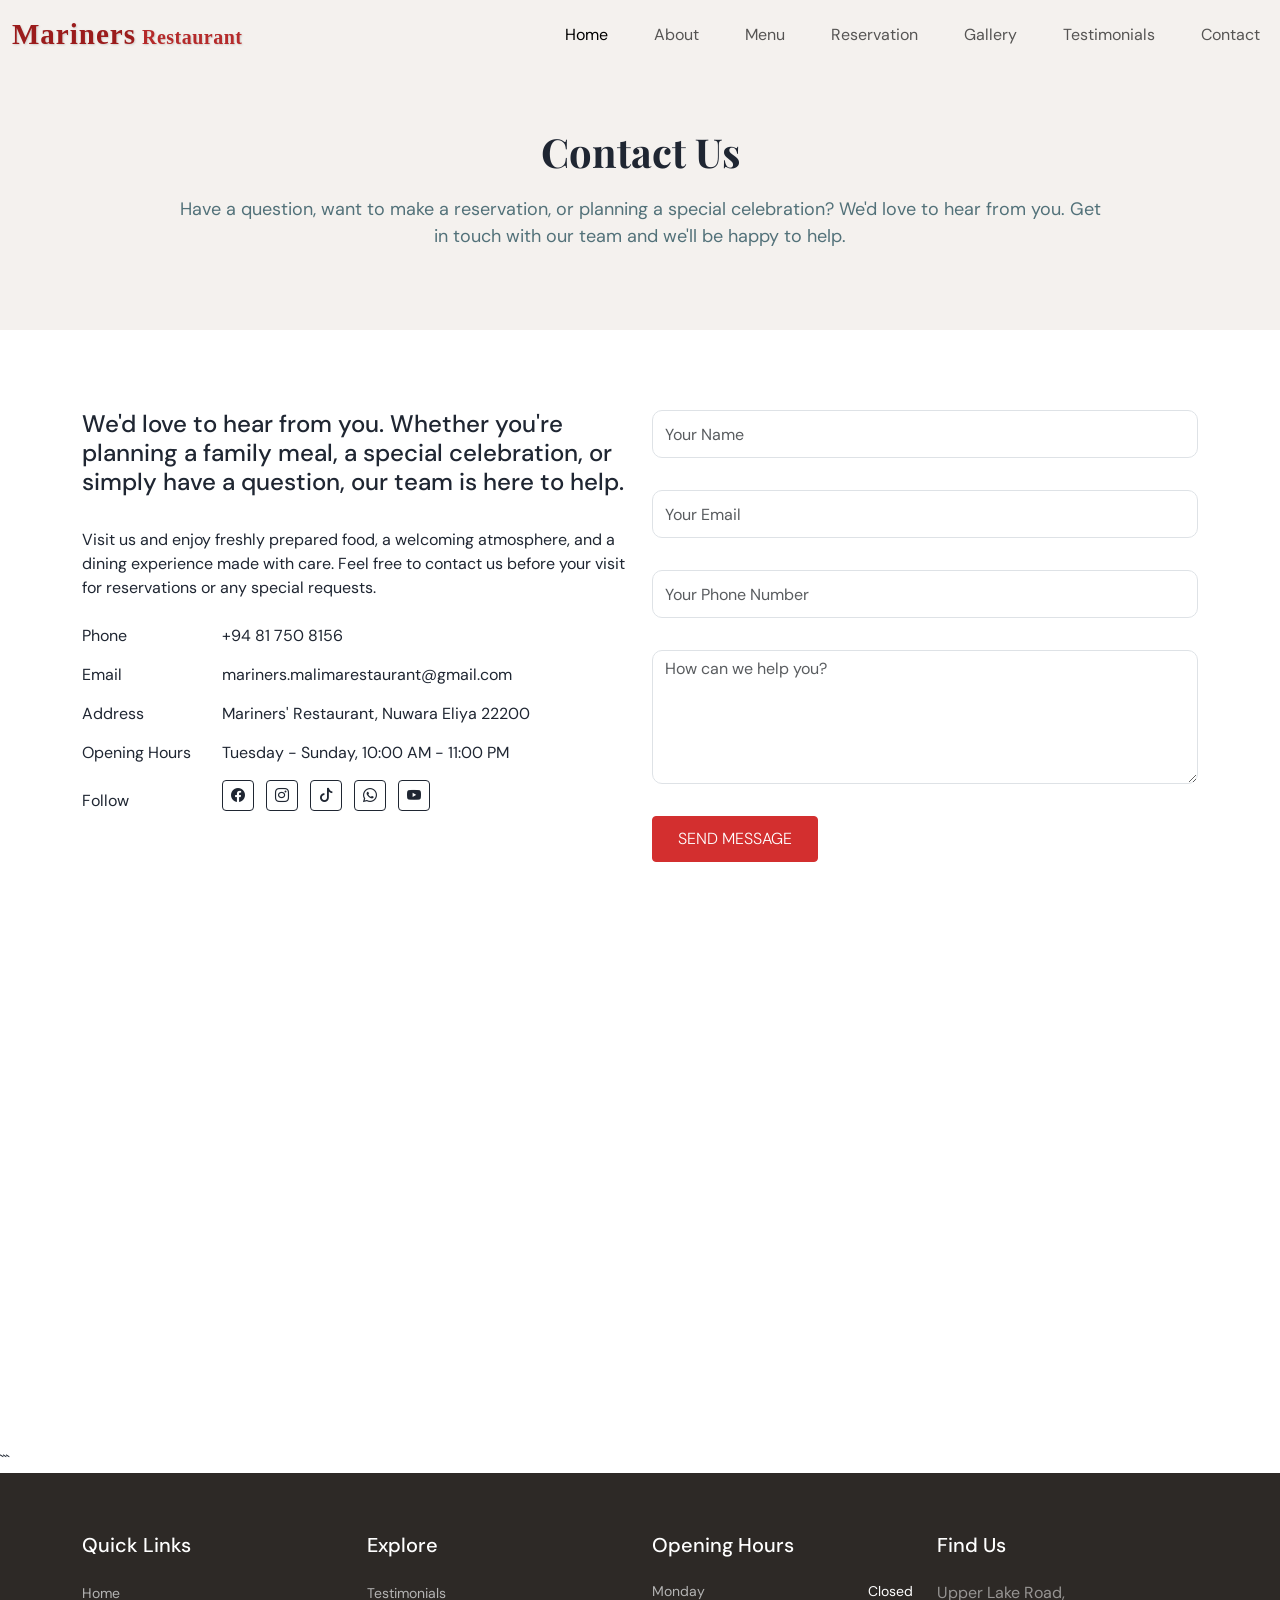
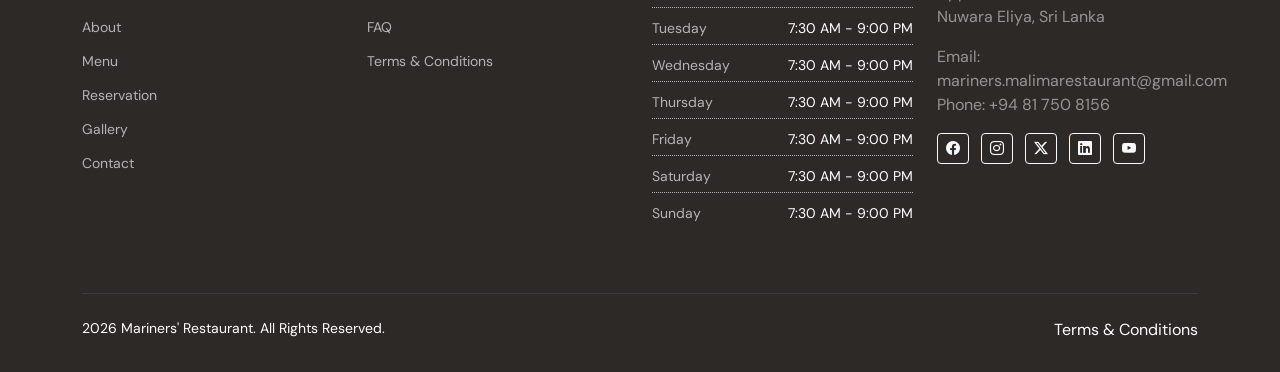
<file: contact.html>
<!DOCTYPE html>
<html lang="en">

<head>
    <meta charset="utf-8" />
    <meta name="viewport" content="width=device-width, initial-scale=1" />

    <!-- For SEO -->
    <!-- Primary SEO -->
   <title>Mariners restaurant</title>
    <meta name="description" content="DinePro is a modern, responsive restaurant Bootstrap 5 template suitable for restaurants, cafés, bistros, and food businesses." />
    <meta name="robots" content="index, follow">
    <meta name="author" content="PrettyCodes" />

    <!-- Canonical (template placeholder) -->
    <link rel="canonical" href="https://www.DinePro.com/contact.html" />

    <!-- Open Graph (Social Sharing) -->
    <meta property="og:title" content="DinePro – Restaurant Bootstrap 5 Template" />
    <meta property="og:description" content="A clean and modern Bootstrap 5 restaurant website template." />
    <meta property="og:image" content="assets/images/preview.jpg" />
    <meta property="og:type" content="website" />

  
    <!-- Styles -->
    <link href="https://cdn.jsdelivr.net/npm/bootstrap@5.3.8/dist/css/bootstrap.min.css" rel="stylesheet" integrity="sha384-sRIl4kxILFvY47J16cr9ZwB07vP4J8+LH7qKQnuqkuIAvNWLzeN8tE5YBujZqJLB" crossorigin="anonymous">
    <link rel="stylesheet" href="https://cdn.jsdelivr.net/npm/bootstrap-icons@1.11.3/font/bootstrap-icons.min.css">
    <link href="https://unpkg.com/aos@2.3.1/dist/aos.css" rel="stylesheet">
    <link rel="stylesheet" href="./assets/css/style.css" />
</head>

<body>

 <!-- Navbar -->

  <nav class="navbar navbar-expand-lg fixed-top custom-navbar navbar-theme-light navbar-light"> 
 
 
    <div class="container-fluid"> 
 
    <a class="navbar-brand" href="index.html"> <span class="restaurant-logo">Mariners <span>Restaurant</span></span> </a>  <button class="navbar-toggler" type="button" data-bs-toggle="collapse" data-bs-target="#navbarSupportedContent" aria-controls="navbarSupportedContent" aria-expanded="false" aria-label="Toggle navigation"> 
        <span class="navbar-toggler-icon"></span> 
      </button> 
 
      <!-- Nav items --> 
      <div class="collapse navbar-collapse" id="navbarSupportedContent"> 
        <ul class="navbar-nav ms-auto mb-2 mb-lg-0"> 
 
          <!-- Home --> 
                  <!-- Home --> 
        <li class="nav-item">
  <a class="nav-link active" href="index.html">
    Home
  </a>
</li>
 
          <li class="nav-item"> 
            <a class="nav-link" href="about.html">About</a> 
          </li> 
 
          <!-- Menu --> 
          <li class="nav-item"> 
            <a class="nav-link" href="menu-showcase.html">Menu</a> 
          </li> 
 
          <li class="nav-item"> 
            <a class="nav-link" href="reservation.html">Reservation</a> 
          </li> 

           <li class="nav-item"><a class="nav-link" href="gallery.html">Gallery</a></li>
             <li class="nav-item"><a class="nav-link" href="testimonials.html">Testimonials</a></li>  

          <li class="nav-item"> 
            <a class="nav-link" href="contact.html">Contact</a> 
          </li> 
 
        </ul> 
      </div> 
      <!-- Nav items end --> 
 
    </div> 
  </nav>
  <!-- Navbar End -->
<!--   Title  -->

<section class="our-menu sec-pad bg-light">
    <div class="container">
        <div class="row">
            <div class="col-md-10 offset-md-1">
                <div class="text-center head1 pt-5">
                    <h1 class="page-title" data-aos="fade-up" data-aos-delay="0">Contact Us</h1>
                    <p class="mb-0" data-aos="fade-up" data-aos-delay="100">
                        Have a question, want to make a reservation, or planning a special celebration?
                        We'd love to hear from you. Get in touch with our team and we'll be happy to help.
                    </p>
                </div>
            </div>
        </div>
    </div>
</section>

<!--   Title  End -->

<!-- Contact Section -->

<section class="sec-pad contact-section">
    <div class="container">
        <div class="row">

            <div class="col-md-6">

                <h4 class="pb-4" data-aos="fade-up" data-aos-delay="0">
                    We'd love to hear from you. Whether you're planning a family meal,
                    a special celebration, or simply have a question, our team is here to help.
                </h4>

                <p class="mb-4" data-aos="fade-up" data-aos-delay="100">
                    Visit us and enjoy freshly prepared food, a welcoming atmosphere,
                    and a dining experience made with care. Feel free to contact us
                    before your visit for reservations or any special requests.
                </p>

                <ul>

                    <li class="d-flex align-items-center" data-aos="fade-up" data-aos-delay="200">
                        <span>Phone</span> +94 81 750 8156
                    </li>

                    <li class="d-flex align-items-center" data-aos="fade-up" data-aos-delay="300">
                        <span>Email</span>mariners.malimarestaurant@gmail.com
                    </li>

                    <li class="d-flex align-items-center" data-aos="fade-up" data-aos-delay="400">
                        <span>Address</span> Mariners' Restaurant, Nuwara Eliya 22200
                    </li>

                    <li class="d-flex align-items-center" data-aos="fade-up" data-aos-delay="500">
                        <span>Opening Hours</span> Tuesday - Sunday, 10:00 AM - 11:00 PM
                    </li>

                    <li class="d-flex align-items-center" data-aos="fade-up" data-aos-delay="600">
                        <span>Follow</span>

                        <div class="social-links">

                            <a href="#" class="btn btn-outline-light btn-sm me-2">
                                <i class="bi bi-facebook"></i>
                            </a>

                            <a href="#" class="btn btn-outline-light btn-sm me-2">
                                <i class="bi bi-instagram"></i>
                            </a>

                            <a href="#" class="btn btn-outline-light btn-sm me-2">
                                <i class="bi bi-tiktok"></i>
                            </a>

                            <a href="#" class="btn btn-outline-light btn-sm me-2">
                                <i class="bi bi-whatsapp"></i>
                            </a>

                            <a href="#" class="btn btn-outline-light btn-sm">
                                <i class="bi bi-youtube"></i>
                            </a>

                        </div>
                    </li>

                </ul>

            </div>


            <div class="col-md-6">

                <form>

                    <div class="mb-3" data-aos="fade-up" data-aos-delay="200">
                        <input
                            type="text"
                            class="form-control"
                            placeholder="Your Name"
                            required>
                    </div>

                    <div class="mb-3" data-aos="fade-up" data-aos-delay="300">
                        <input
                            type="email"
                            class="form-control"
                            placeholder="Your Email"
                            required>
                    </div>

                    <div class="mb-3" data-aos="fade-up" data-aos-delay="400">
                        <input
                            type="tel"
                            class="form-control"
                            placeholder="Your Phone Number">
                    </div>

                    <div class="mb-3" data-aos="fade-up" data-aos-delay="500">
                        <textarea
                            name="Message"
                            class="form-control"
                            rows="5"
                            placeholder="How can we help you?"
                            required></textarea>
                    </div>

                    <div data-aos="fade-up" data-aos-delay="600">
                        <button
                            type="submit"
                            class="btn btn-primary btn-wide btn-shine">
                            Send Message
                        </button>
                    </div>

                </form>

            </div>

        </div>
    </div>
</section>


<!-- Restaurant Location -->

<section class="map-section">
    <div class="container-fluid">
        <div class="row g-0">

            <div class="col-md-12">

                <!-- Replace this iframe with your restaurant's Google Maps location -->

                <iframe
                    src="https://www.google.com/maps?q=Mariners%27%20Restaurant%2C%20Nuwara%20Eliya&output=embed"
                    width="100%"
                    height="500px"
                    style="border:0"
                    allowfullscreen=""
                    loading="lazy"
                    referrerpolicy="no-referrer-when-downgrade">
                </iframe>

            </div>

        </div>
    </div>
</section>

<!-- Contact Section End -->
```


    <!-- Footer -->

       <footer class="footer-one"> 
    <div class="container"> 
      <div class="row"> 
 
        <div class="col-lg-3"> 
          <h5 class="mb-4 text-primary">Quick Links</h5> 
          <ul class="footer-links"> 
            <li><a href="index.html" class="btn-link">Home</a></li> 
            <li><a href="about.html" class="btn-link">About</a></li> 
            <li><a href="menu-showcase.html" class="btn-link">Menu</a></li> 
            <li><a href="reservation.html" class="btn-link">Reservation</a></li> 
            <li><a href="gallery.html" class="btn-link">Gallery</a></li> 
            <li><a href="contact.html" class="btn-link">Contact</a></li> 
          </ul> 
        </div> 
 
        <div class="col-lg-3"> 
          <h5 class="mb-4 text-primary">Explore</h5> 
          <ul class="footer-links"> 
            <li><a href="testimonials.html" class="btn-link">Testimonials</a></li> 
            <li><a href="faq.html" class="btn-link">FAQ</a></li> 
            <li><a href="terms-and-conditions.html" class="btn-link">Terms & Conditions</a></li> 
           
          </ul> 
        </div> 
 
        <div class="col-lg-3"> 
          <h5 class="mb-4 text-primary">Opening Hours</h5> 
          <ul class="timing-list"> 
            <li>Monday<span>Closed</span></li> 
            <li>Tuesday<span>7:30 AM - 9:00 PM</span></li> 
            <li>Wednesday<span>7:30 AM - 9:00 PM</span></li> 
            <li>Thursday<span>7:30 AM - 9:00 PM</span></li> 
            <li>Friday<span>7:30 AM - 9:00 PM</span></li> 
            <li>Saturday<span>7:30 AM - 9:00 PM</span></li> 
            <li>Sunday<span>7:30 AM - 9:00 PM</span></li> 
          </ul> 
        </div> 
 
        <div class="col-lg-3"> 
          <h5 class="mb-4 text-primary">Find Us</h5> 
          <p class="text-white-50"> 
            Upper Lake Road,<br> 
            Nuwara Eliya, Sri Lanka 
          </p> 
          <p class="text-white-50"> 
            Email: mariners.malimarestaurant@gmail.com<br> 
            Phone: +94 81 750 8156 
          </p> 
          <div class="social-links mt-3"> 
            <a href="#" class="btn btn-outline-light btn-sm me-2"><i class="bi bi-facebook"></i></a> 
            <a href="#" class="btn btn-outline-light btn-sm me-2"><i class="bi bi-instagram"></i></a> 
            <a href="#" class="btn btn-outline-light btn-sm me-2"><i class="bi bi-twitter-x"></i></a> 
            <a href="#" class="btn btn-outline-light btn-sm me-2"><i class="bi bi-linkedin"></i></a> 
            <a href="#" class="btn btn-outline-light btn-sm"><i class="bi bi-youtube"></i></a> 
          </div> 
        </div> 
 
      </div> 
 
      <hr class="mt-5 mb-4 border-secondary"> 
 
      <div class="row copyright"> 
        <div class="col-md-6 text-md-start"> 
          <p class="mb-0">2026 Mariners' Restaurant. All Rights Reserved.</p> 
        </div> 
        <div class="col-md-6 d-flex justify-content-md-end mt-3 mt-md-0"> 
          <a href="terms-and-conditions.html" class="btn-link">Terms & Conditions</a> 
        </div> 
      </div> 
  </footer> 
    <!-- Footer End -->

    <script src="https://cdn.jsdelivr.net/npm/bootstrap@5.3.8/dist/js/bootstrap.bundle.min.js" integrity="sha384-FKyoEForCGlyvwx9Hj09JcYn3nv7wiPVlz7YYwJrWVcXK/BmnVDxM+D2scQbITxI" crossorigin="anonymous"></script>
    <script src="https://unpkg.com/aos@2.3.1/dist/aos.js"></script>
    <script src="assets/js/app.js"></script>
</body>

</html>
</file>
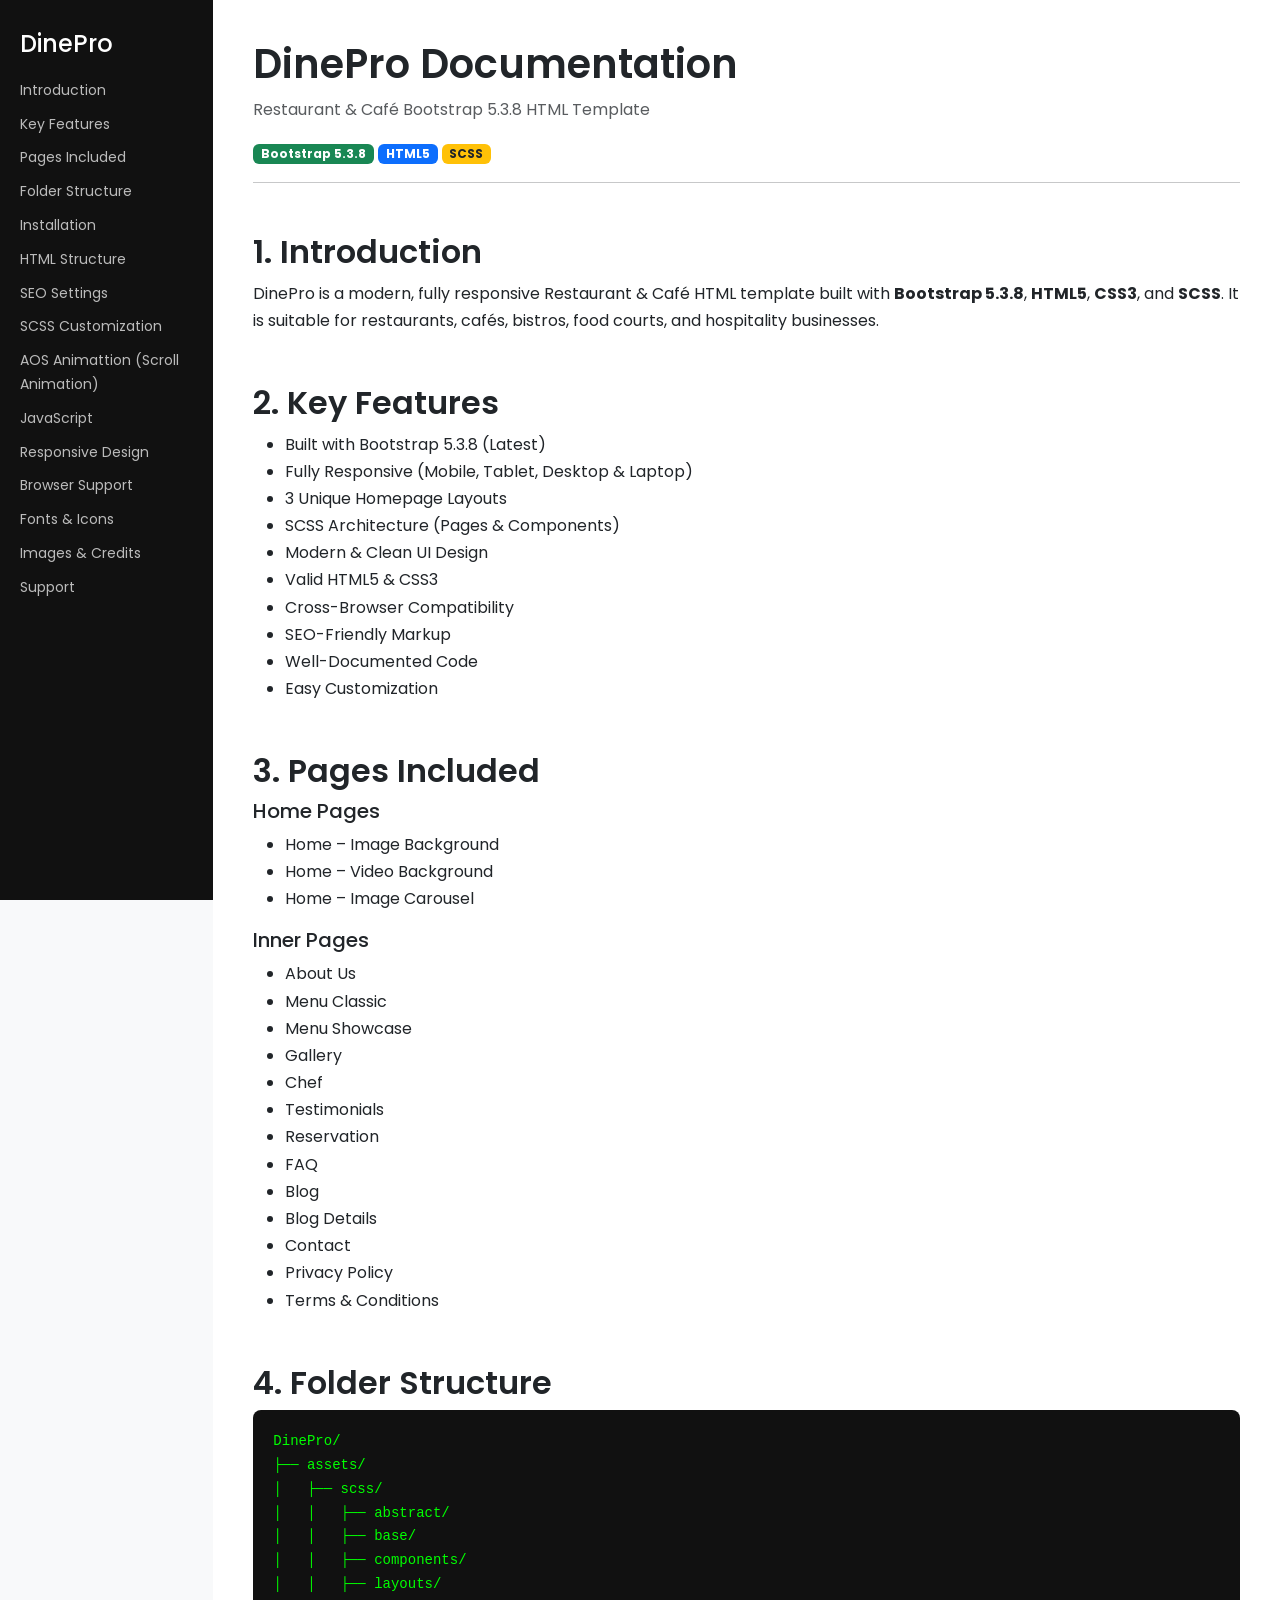
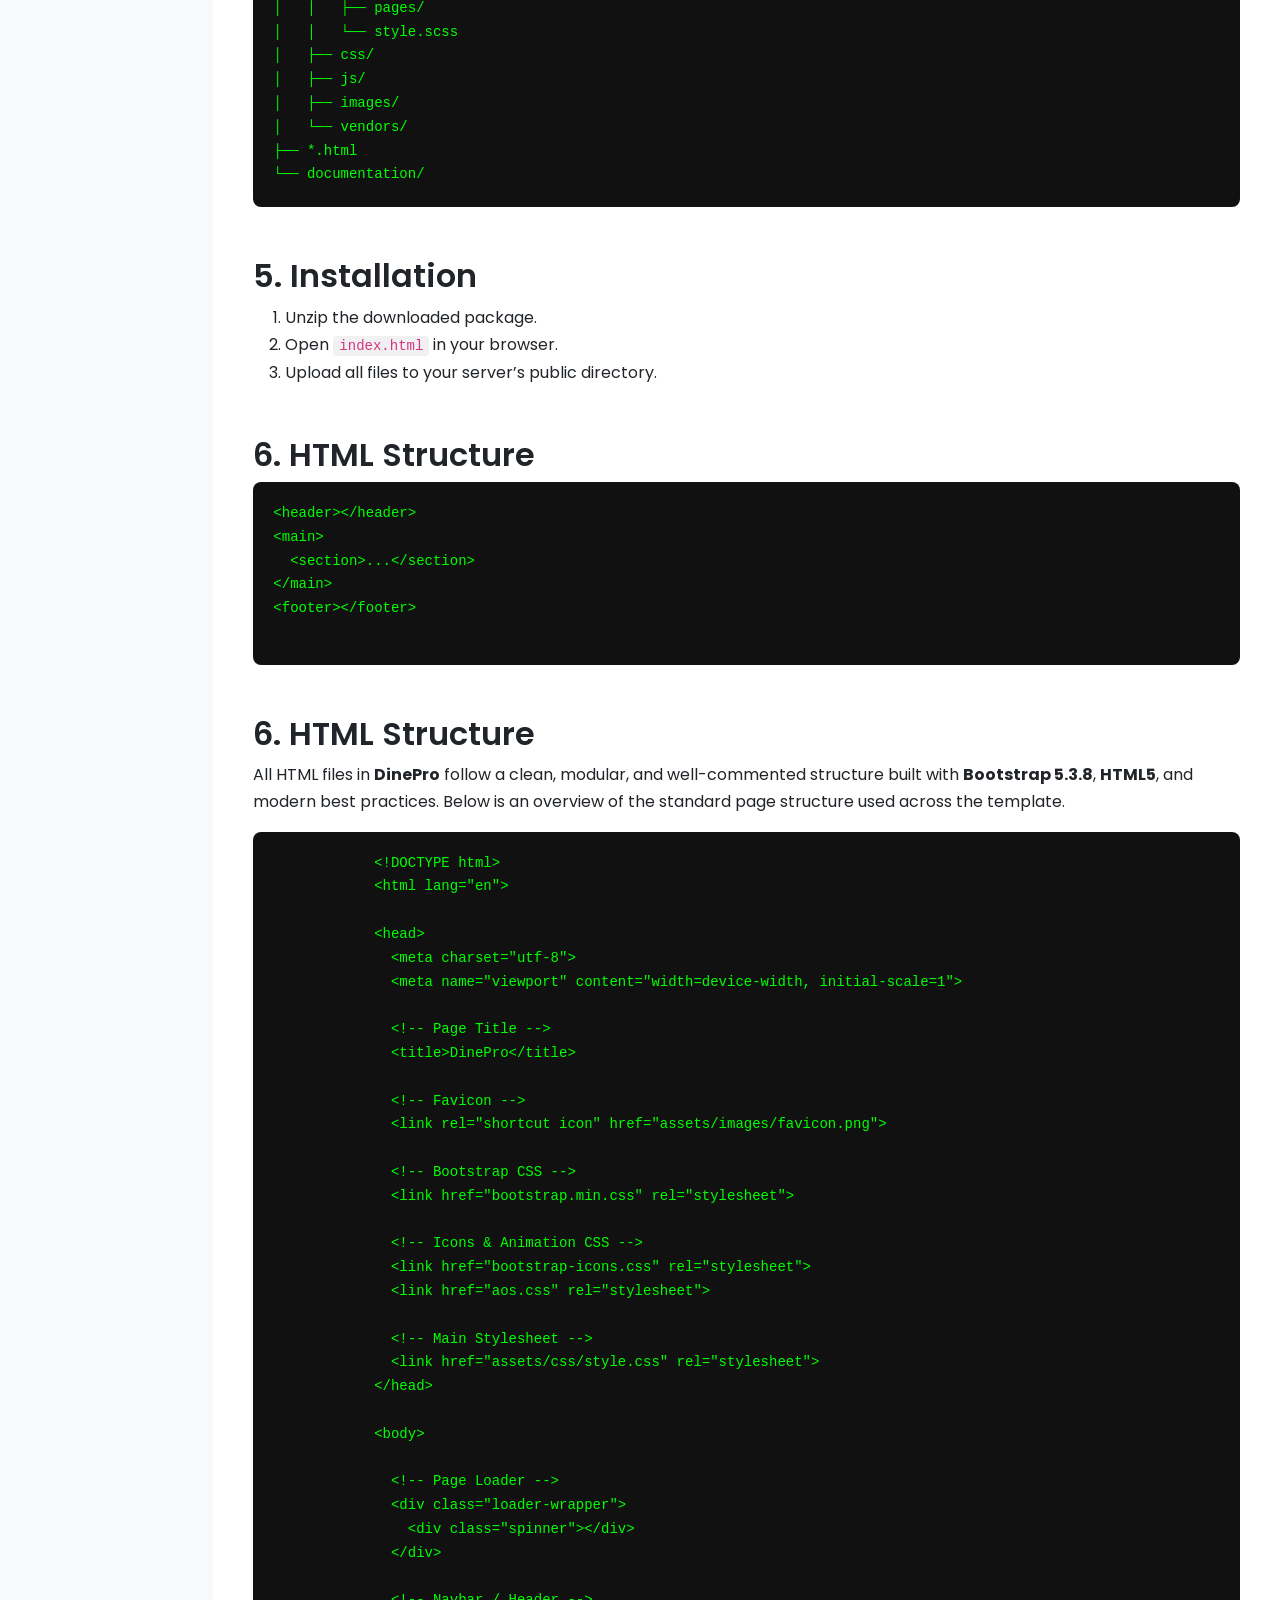
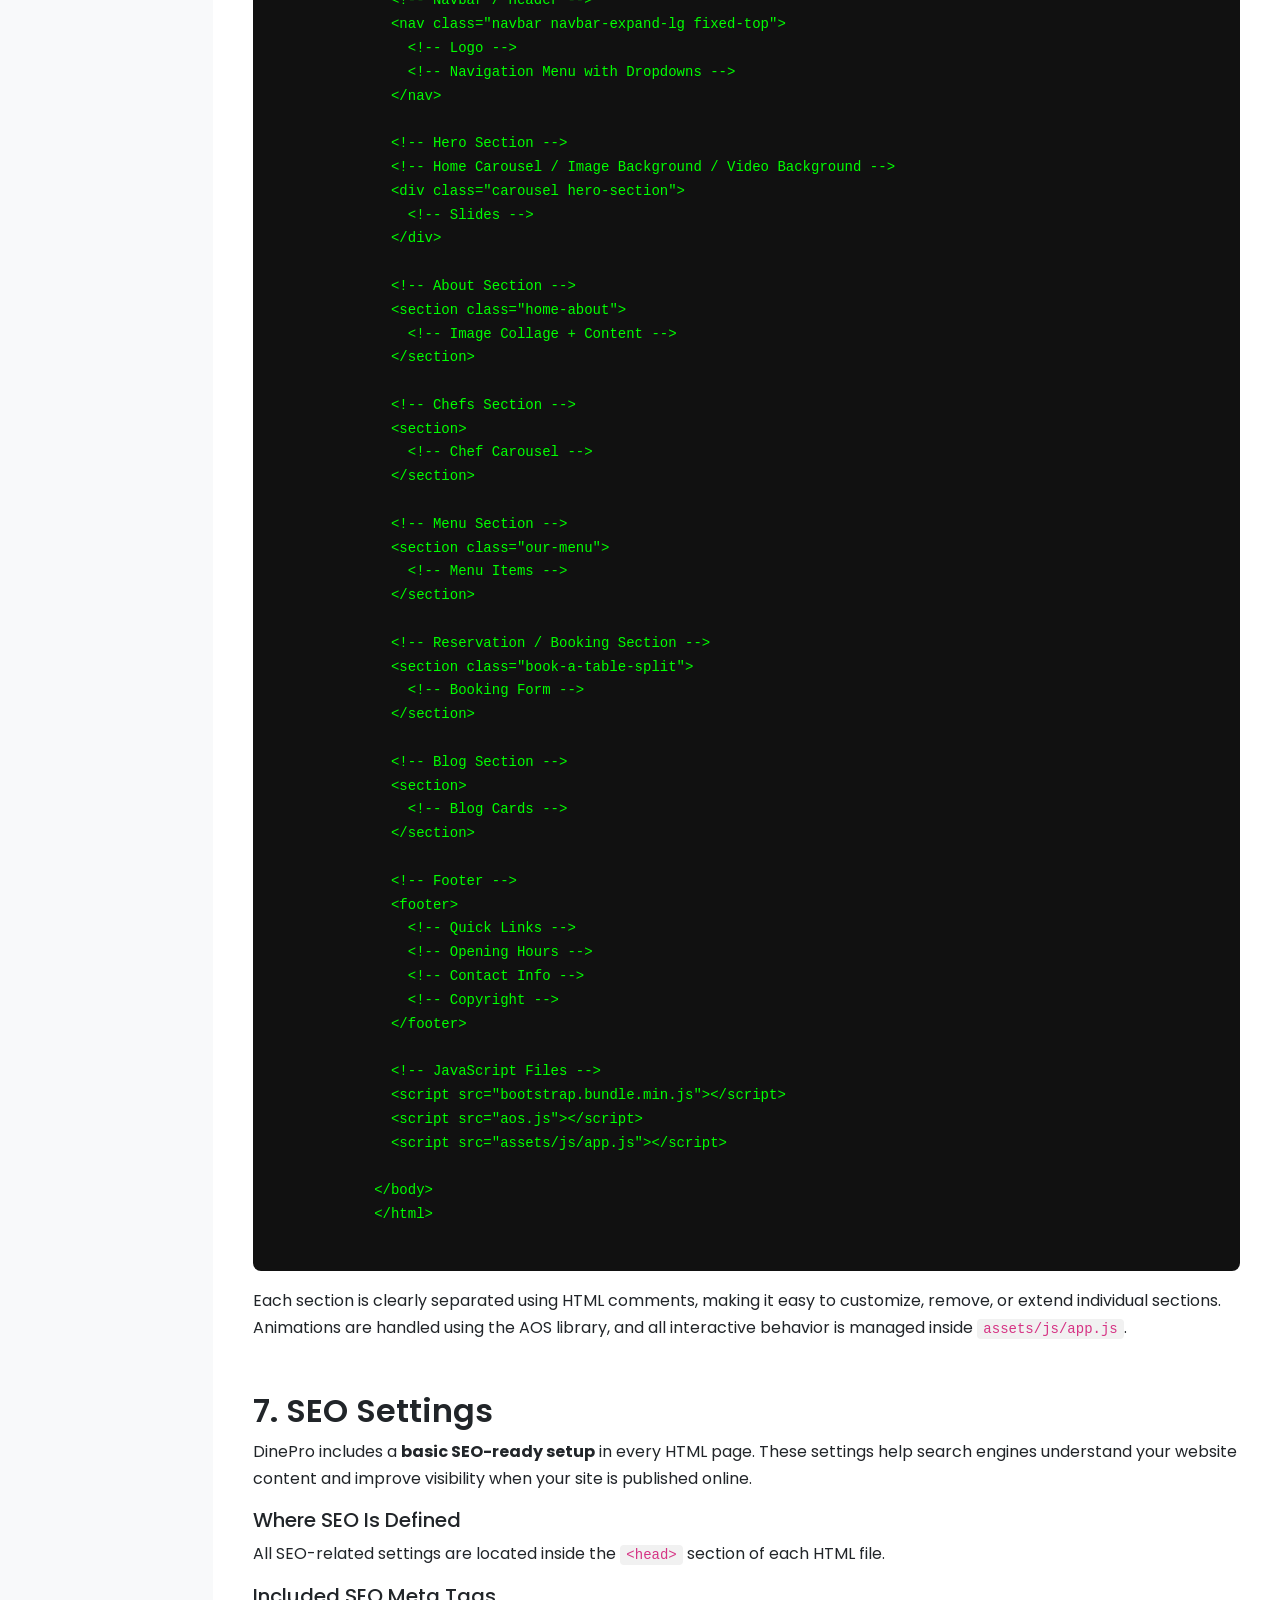
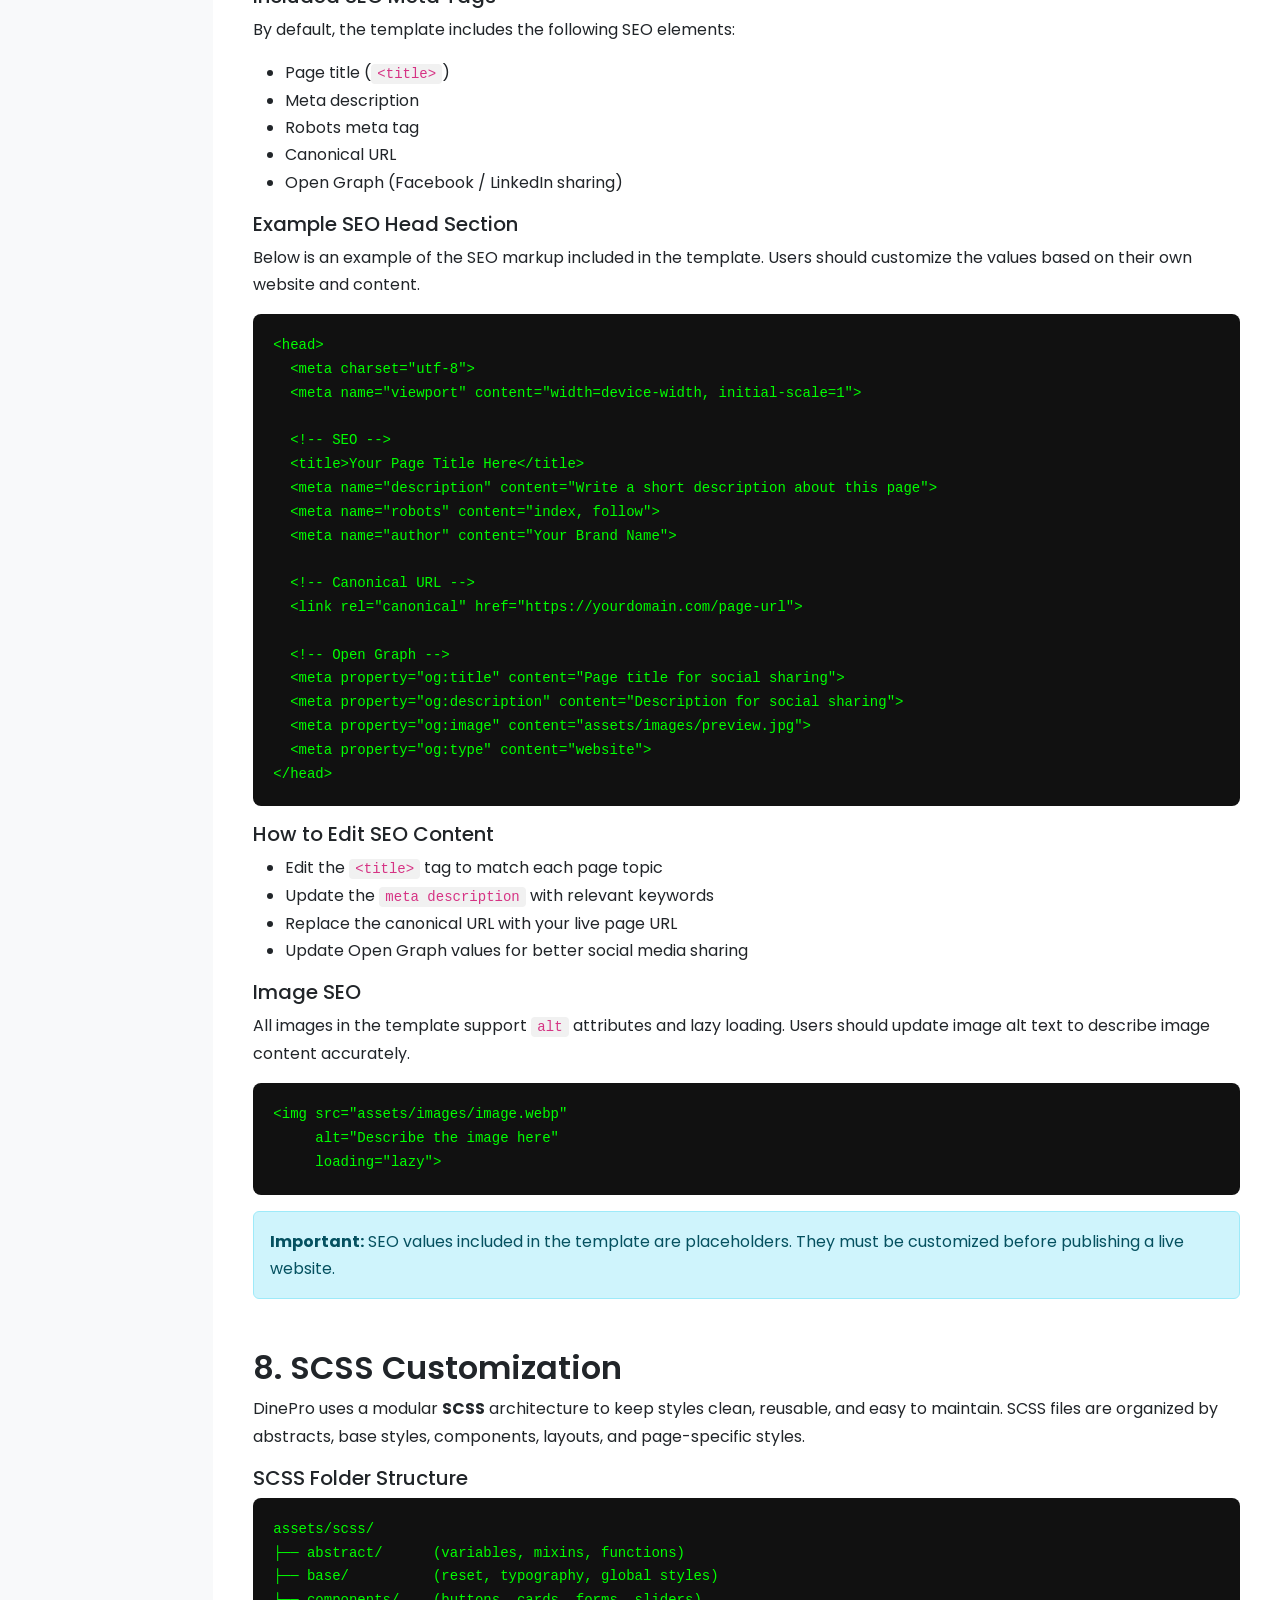
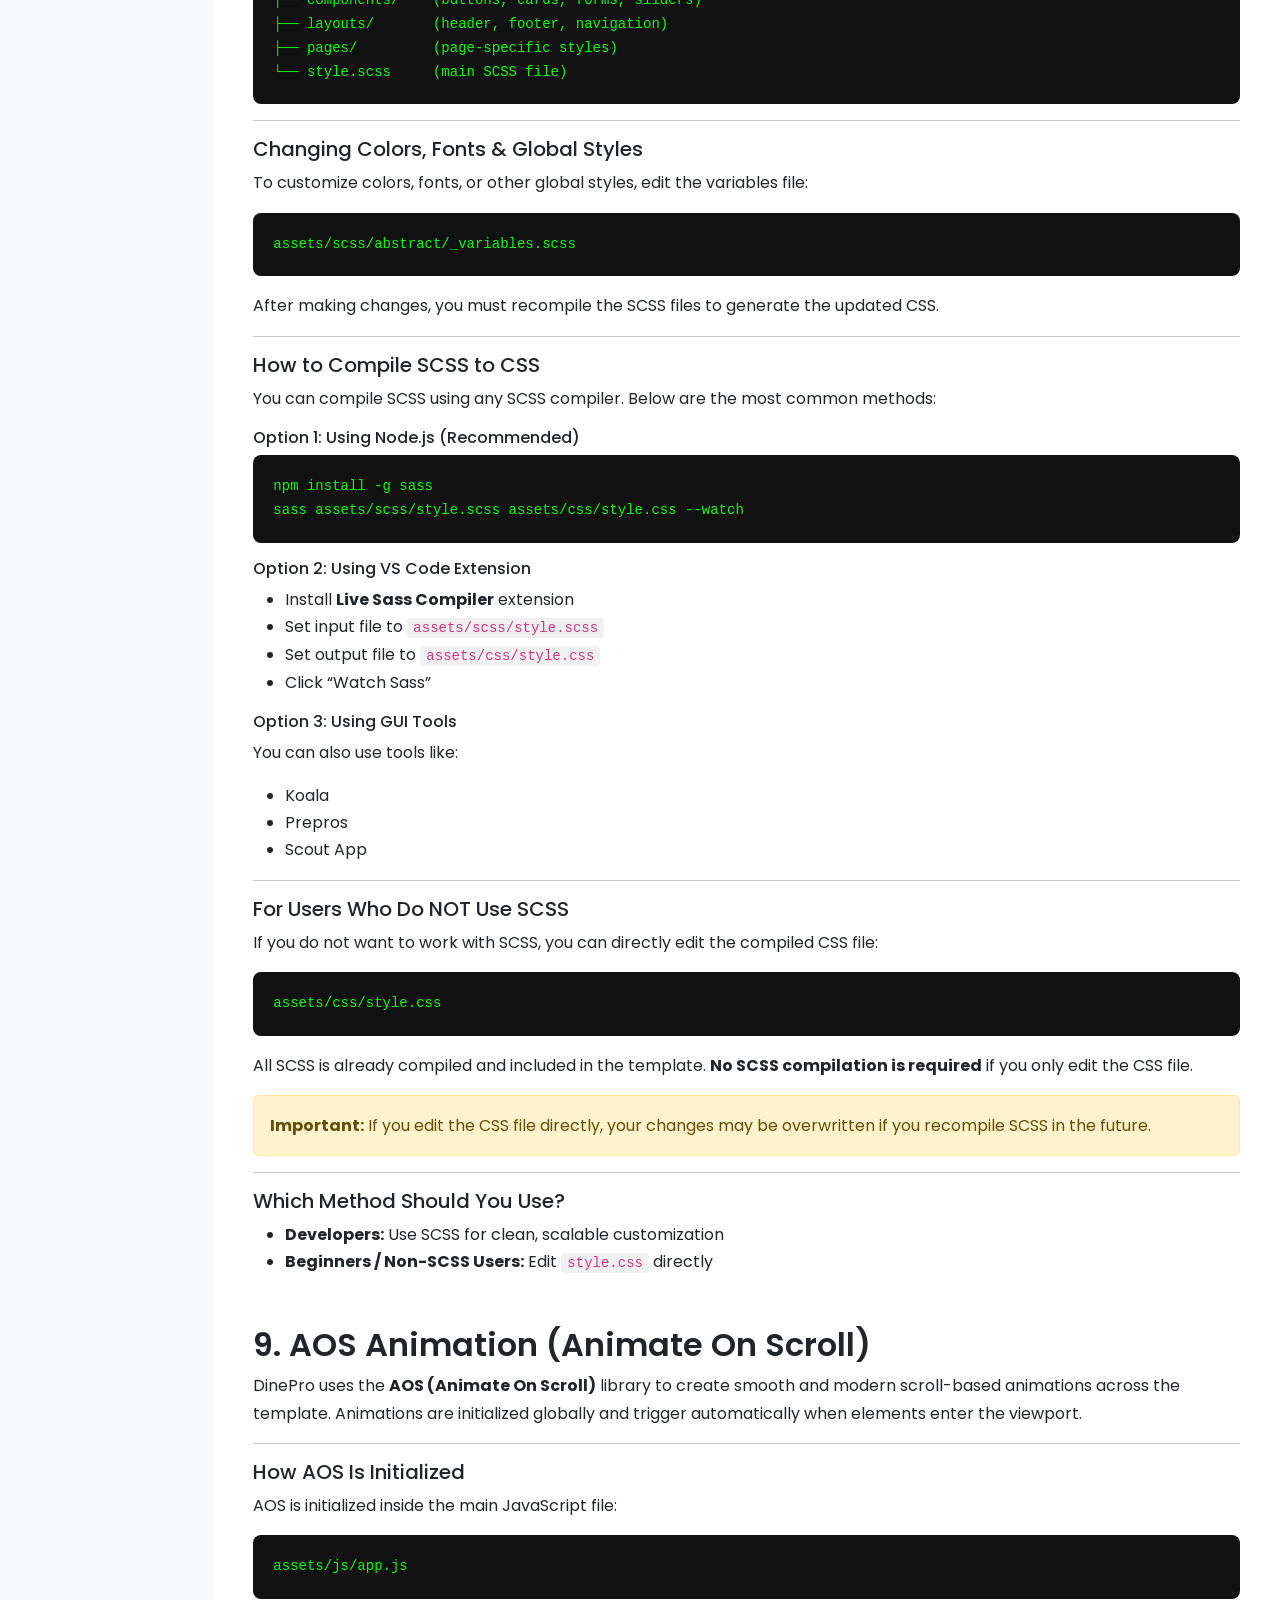
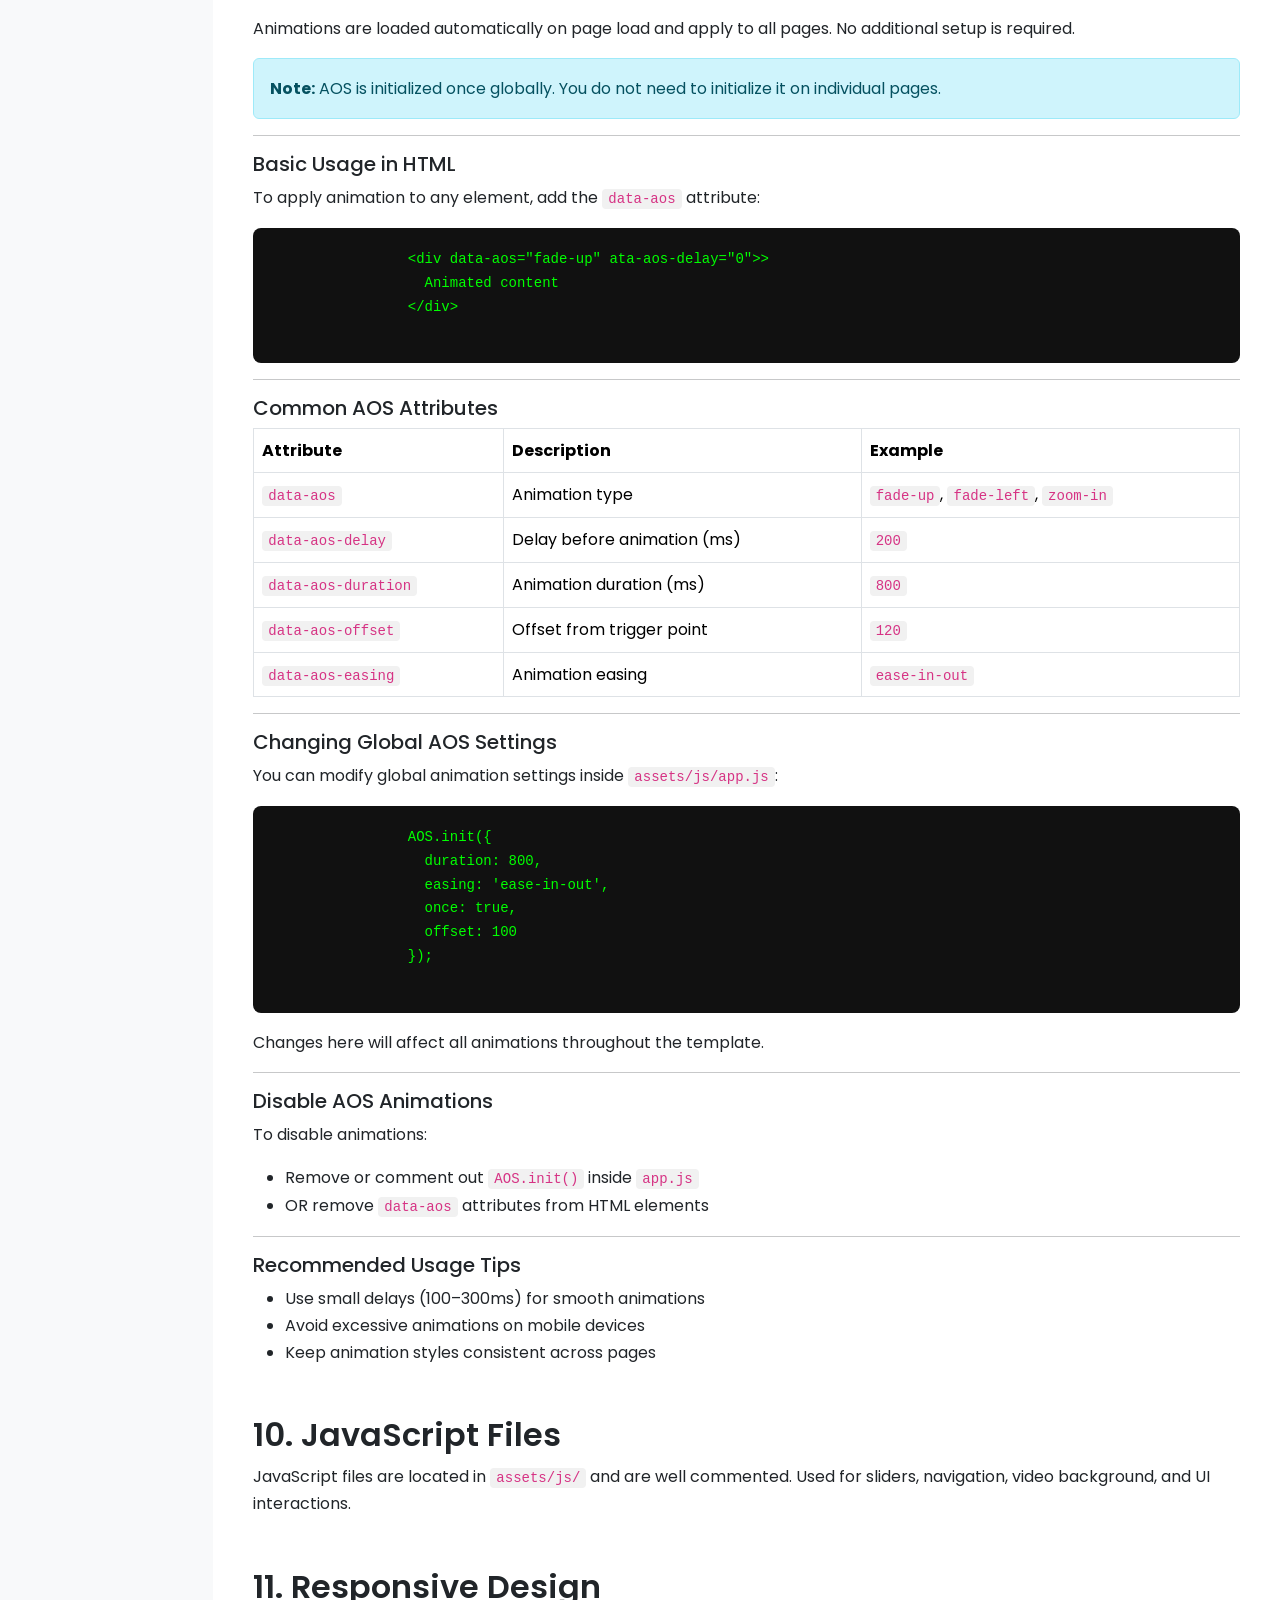
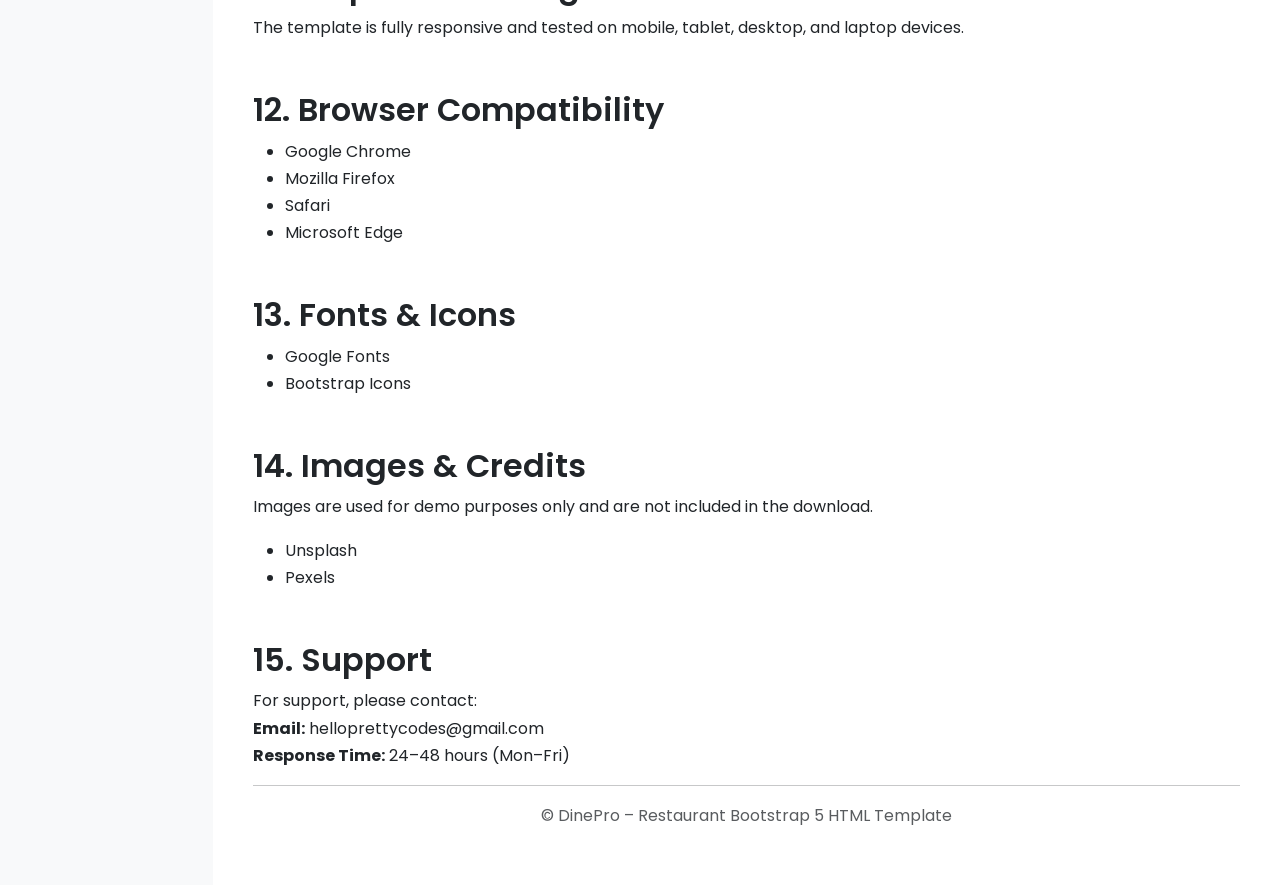
<file: documentation.html>
<!DOCTYPE html>
<html lang="en">

<head>
    <meta charset="UTF-8">
    <title>DinePro Documentation</title>
    <meta name="viewport" content="width=device-width, initial-scale=1">

    <!-- Google Font -->
    <link href="https://fonts.googleapis.com/css2?family=Poppins:wght@300;400;500;600;700&display=swap" rel="stylesheet">

    <!-- Bootstrap 5 -->
    <link href="https://cdn.jsdelivr.net/npm/bootstrap@5.3.2/dist/css/bootstrap.min.css" rel="stylesheet">

    <style>
        body {
            font-family: 'Poppins', sans-serif;
            background-color: #f8f9fa;
            line-height: 1.7;
        }

        .sidebar {
            position: sticky;
            top: 0;
            height: 100vh;
            background: #111;
            padding: 30px 20px;
        }

        .sidebar h4 {
            color: #fff;
            margin-bottom: 20px;
        }

        .sidebar a {
            display: block;
            color: #bbb;
            text-decoration: none;
            margin-bottom: 10px;
            font-size: 14px;
        }

        .sidebar a:hover {
            color: #fff;
        }

        .content {
            padding: 40px;
            background: #fff;
        }

        h1,
        h2,
        h3 {
            font-weight: 600;
        }

        h2 {
            margin-top: 50px;
        }

        code {
            background: #f1f1f1;
            padding: 2px 6px;
            border-radius: 4px;
        }

        pre {
            background: #111;
            color: #0f0;
            padding: 20px;
            border-radius: 8px;
            overflow-x: auto;
        }

        .badge {
            font-size: 12px;
        }
    </style>
</head>

<body>

    <div class="container-fluid">
        <div class="row">
            <!-- Sidebar -->
            <div class="col-md-3 col-lg-2 sidebar">
                <h4>DinePro</h4>
                <a href="#intro">Introduction</a>
                <a href="#features">Key Features</a>
                <a href="#pages">Pages Included</a>
                <a href="#structure">Folder Structure</a>
                <a href="#install">Installation</a>
                <a href="#html">HTML Structure</a>
                <a href="#seo">SEO Settings</a>
                <a href="#scss">SCSS Customization</a>
                <a href="#aos">AOS Animattion (Scroll Animation)</a>
                <a href="#js">JavaScript</a>
                <a href="#responsive">Responsive Design</a>
                <a href="#browser">Browser Support</a>
                <a href="#fonts">Fonts & Icons</a>
                <a href="#credits">Images & Credits</a>
                <a href="#support">Support</a>
            </div>

            <!-- Content -->
            <div class="col-md-9 col-lg-10 content">

                <h1 id="intro">DinePro Documentation</h1>
                <p class="text-muted">
                    Restaurant & Café Bootstrap 5.3.8 HTML Template
                </p>
                <span class="badge bg-success">Bootstrap 5.3.8</span>
                <span class="badge bg-primary">HTML5</span>
                <span class="badge bg-warning text-dark">SCSS</span>

                <hr>

                <!-- Introduction -->
                <h2>1. Introduction</h2>
                <p>
                    DinePro is a modern, fully responsive Restaurant & Café HTML template built with
                    <strong>Bootstrap 5.3.8</strong>, <strong>HTML5</strong>, <strong>CSS3</strong>, and <strong>SCSS</strong>.
                    It is suitable for restaurants, cafés, bistros, food courts, and hospitality businesses.
                </p>

                <!-- Features -->
                <h2 id="features">2. Key Features</h2>
                <ul>
                    <li>Built with Bootstrap 5.3.8 (Latest)</li>
                    <li>Fully Responsive (Mobile, Tablet, Desktop & Laptop)</li>
                    <li>3 Unique Homepage Layouts</li>
                    <li>SCSS Architecture (Pages & Components)</li>
                    <li>Modern & Clean UI Design</li>
                    <li>Valid HTML5 & CSS3</li>
                    <li>Cross-Browser Compatibility</li>
                    <li>SEO-Friendly Markup</li>
                    <li>Well-Documented Code</li>
                    <li>Easy Customization</li>
                </ul>

                <!-- Pages -->
                <h2 id="pages">3. Pages Included</h2>
                <h5>Home Pages</h5>
                <ul>
                    <li>Home – Image Background</li>
                    <li>Home – Video Background</li>
                    <li>Home – Image Carousel</li>
                </ul>

                <h5>Inner Pages</h5>
                <ul>
                    <li>About Us</li>
                    <li>Menu Classic</li>
                    <li>Menu Showcase</li>
                    <li>Gallery</li>
                    <li>Chef</li>
                    <li>Testimonials</li>
                    <li>Reservation</li>
                    <li>FAQ</li>
                    <li>Blog</li>
                    <li>Blog Details</li>
                    <li>Contact</li>
                    <li>Privacy Policy</li>
                    <li>Terms & Conditions</li>
                </ul>

                <!-- Folder Structure -->
                <h2 id="structure">4. Folder Structure</h2>
                <pre>
DinePro/
├── assets/
│   ├── scss/
│   │   ├── abstract/
│   │   ├── base/
│   │   ├── components/
│   │   ├── layouts/
│   │   ├── pages/
│   │   └── style.scss
│   ├── css/
│   ├── js/
│   ├── images/
│   └── vendors/
├── *.html
└── documentation/
</pre>

                <!-- Installation -->
                <h2 id="install">5. Installation</h2>
                <ol>
                    <li>Unzip the downloaded package.</li>
                    <li>Open <code>index.html</code> in your browser.</li>
                    <li>Upload all files to your server’s public directory.</li>
                </ol>

                <!-- HTML Structure -->
                <h2 id="html">6. HTML Structure</h2>
                <pre>
&lt;header&gt;&lt;/header&gt;
&lt;main&gt;
  &lt;section&gt;...&lt;/section&gt;
&lt;/main&gt;
&lt;footer&gt;&lt;/footer&gt;
            </pre>
                <h2 id="html">6. HTML Structure</h2>

                <p>
                    All HTML files in <strong>DinePro</strong> follow a clean, modular, and well-commented structure
                    built with <strong>Bootstrap 5.3.8</strong>, <strong>HTML5</strong>, and modern best practices.
                    Below is an overview of the standard page structure used across the template.
                </p>

                <pre>
            &lt;!DOCTYPE html&gt;
            &lt;html lang="en"&gt;
            
            &lt;head&gt;
              &lt;meta charset="utf-8"&gt;
              &lt;meta name="viewport" content="width=device-width, initial-scale=1"&gt;
            
              &lt;!-- Page Title --&gt;
              &lt;title&gt;DinePro&lt;/title&gt;
            
              &lt;!-- Favicon --&gt;
              &lt;link rel="shortcut icon" href="assets/images/favicon.png"&gt;
            
              &lt;!-- Bootstrap CSS --&gt;
              &lt;link href="bootstrap.min.css" rel="stylesheet"&gt;
            
              &lt;!-- Icons & Animation CSS --&gt;
              &lt;link href="bootstrap-icons.css" rel="stylesheet"&gt;
              &lt;link href="aos.css" rel="stylesheet"&gt;
            
              &lt;!-- Main Stylesheet --&gt;
              &lt;link href="assets/css/style.css" rel="stylesheet"&gt;
            &lt;/head&gt;
            
            &lt;body&gt;
            
              &lt;!-- Page Loader --&gt;
              &lt;div class="loader-wrapper"&gt;
                &lt;div class="spinner"&gt;&lt;/div&gt;
              &lt;/div&gt;
            
              &lt;!-- Navbar / Header --&gt;
              &lt;nav class="navbar navbar-expand-lg fixed-top"&gt;
                &lt;!-- Logo --&gt;
                &lt;!-- Navigation Menu with Dropdowns --&gt;
              &lt;/nav&gt;
            
              &lt;!-- Hero Section --&gt;
              &lt;!-- Home Carousel / Image Background / Video Background --&gt;
              &lt;div class="carousel hero-section"&gt;
                &lt;!-- Slides --&gt;
              &lt;/div&gt;
            
              &lt;!-- About Section --&gt;
              &lt;section class="home-about"&gt;
                &lt;!-- Image Collage + Content --&gt;
              &lt;/section&gt;
            
              &lt;!-- Chefs Section --&gt;
              &lt;section&gt;
                &lt;!-- Chef Carousel --&gt;
              &lt;/section&gt;
            
              &lt;!-- Menu Section --&gt;
              &lt;section class="our-menu"&gt;
                &lt;!-- Menu Items --&gt;
              &lt;/section&gt;
            
              &lt;!-- Reservation / Booking Section --&gt;
              &lt;section class="book-a-table-split"&gt;
                &lt;!-- Booking Form --&gt;
              &lt;/section&gt;
            
              &lt;!-- Blog Section --&gt;
              &lt;section&gt;
                &lt;!-- Blog Cards --&gt;
              &lt;/section&gt;
            
              &lt;!-- Footer --&gt;
              &lt;footer&gt;
                &lt;!-- Quick Links --&gt;
                &lt;!-- Opening Hours --&gt;
                &lt;!-- Contact Info --&gt;
                &lt;!-- Copyright --&gt;
              &lt;/footer&gt;
            
              &lt;!-- JavaScript Files --&gt;
              &lt;script src="bootstrap.bundle.min.js"&gt;&lt;/script&gt;
              &lt;script src="aos.js"&gt;&lt;/script&gt;
              &lt;script src="assets/js/app.js"&gt;&lt;/script&gt;
            
            &lt;/body&gt;
            &lt;/html&gt;
            </pre>

                <p>
                    Each section is clearly separated using HTML comments, making it easy to customize,
                    remove, or extend individual sections. Animations are handled using the AOS library,
                    and all interactive behavior is managed inside <code>assets/js/app.js</code>.
                </p>

                <!-- ================= SEO SECTION START ================= -->

                <h2 id="seo">7. SEO Settings</h2>

                <p>
                    DinePro includes a <strong>basic SEO-ready setup</strong> in every HTML page.
                    These settings help search engines understand your website content and improve
                    visibility when your site is published online.
                </p>

                <h5>Where SEO Is Defined</h5>
                <p>
                    All SEO-related settings are located inside the <code>&lt;head&gt;</code> section
                    of each HTML file.
                </p>

                <h5>Included SEO Meta Tags</h5>
                <p>
                    By default, the template includes the following SEO elements:
                </p>

                <ul>
                    <li>Page title (<code>&lt;title&gt;</code>)</li>
                    <li>Meta description</li>
                    <li>Robots meta tag</li>
                    <li>Canonical URL</li>
                    <li>Open Graph (Facebook / LinkedIn sharing)</li>
                </ul>

                <h5>Example SEO Head Section</h5>
                <p>
                    Below is an example of the SEO markup included in the template.
                    Users should customize the values based on their own website and content.
                </p>

                <pre>
&lt;head&gt;
  &lt;meta charset="utf-8"&gt;
  &lt;meta name="viewport" content="width=device-width, initial-scale=1"&gt;

  &lt;!-- SEO --&gt;
  &lt;title&gt;Your Page Title Here&lt;/title&gt;
  &lt;meta name="description" content="Write a short description about this page"&gt;
  &lt;meta name="robots" content="index, follow"&gt;
  &lt;meta name="author" content="Your Brand Name"&gt;

  &lt;!-- Canonical URL --&gt;
  &lt;link rel="canonical" href="https://yourdomain.com/page-url"&gt;

  &lt;!-- Open Graph --&gt;
  &lt;meta property="og:title" content="Page title for social sharing"&gt;
  &lt;meta property="og:description" content="Description for social sharing"&gt;
  &lt;meta property="og:image" content="assets/images/preview.jpg"&gt;
  &lt;meta property="og:type" content="website"&gt;
&lt;/head&gt;
</pre>

                <h5>How to Edit SEO Content</h5>
                <ul>
                    <li>Edit the <code>&lt;title&gt;</code> tag to match each page topic</li>
                    <li>Update the <code>meta description</code> with relevant keywords</li>
                    <li>Replace the canonical URL with your live page URL</li>
                    <li>Update Open Graph values for better social media sharing</li>
                </ul>

                <h5>Image SEO</h5>
                <p>
                    All images in the template support <code>alt</code> attributes and lazy loading.
                    Users should update image alt text to describe image content accurately.
                </p>

                <pre>
&lt;img src="assets/images/image.webp"
     alt="Describe the image here"
     loading="lazy"&gt;
</pre>

                <div class="alert alert-info">
                    <strong>Important:</strong> SEO values included in the template are placeholders.
                    They must be customized before publishing a live website.
                </div>

                <!-- ================= SEO SECTION END ================= -->



                <!-- SCSS -->
                <h2 id="scss">8. SCSS Customization</h2>

                <p>
                    DinePro uses a modular <strong>SCSS</strong> architecture to keep styles clean, reusable, and
                    easy to maintain. SCSS files are organized by abstracts, base styles, components, layouts,
                    and page-specific styles.
                </p>

                <h5>SCSS Folder Structure</h5>
                <pre>
assets/scss/
├── abstract/      (variables, mixins, functions)
├── base/          (reset, typography, global styles)
├── components/    (buttons, cards, forms, sliders)
├── layouts/       (header, footer, navigation)
├── pages/         (page-specific styles)
└── style.scss     (main SCSS file)
</pre>

                <hr>

                <h5>Changing Colors, Fonts & Global Styles</h5>
                <p>
                    To customize colors, fonts, or other global styles, edit the variables file:
                </p>

                <pre>assets/scss/abstract/_variables.scss</pre>

                <p>
                    After making changes, you must recompile the SCSS files to generate the updated CSS.
                </p>

                <hr>

                <h5>How to Compile SCSS to CSS</h5>

                <p>
                    You can compile SCSS using any SCSS compiler. Below are the most common methods:
                </p>

                <h6>Option 1: Using Node.js (Recommended)</h6>
                <pre>
npm install -g sass
sass assets/scss/style.scss assets/css/style.css --watch
</pre>

                <h6>Option 2: Using VS Code Extension</h6>
                <ul>
                    <li>Install <strong>Live Sass Compiler</strong> extension</li>
                    <li>Set input file to <code>assets/scss/style.scss</code></li>
                    <li>Set output file to <code>assets/css/style.css</code></li>
                    <li>Click “Watch Sass”</li>
                </ul>

                <h6>Option 3: Using GUI Tools</h6>
                <p>
                    You can also use tools like:
                </p>
                <ul>
                    <li>Koala</li>
                    <li>Prepros</li>
                    <li>Scout App</li>
                </ul>

                <hr>

                <h5>For Users Who Do NOT Use SCSS</h5>

                <p>
                    If you do not want to work with SCSS, you can directly edit the compiled CSS file:
                </p>

                <pre>assets/css/style.css</pre>

                <p>
                    All SCSS is already compiled and included in the template.
                    <strong>No SCSS compilation is required</strong> if you only edit the CSS file.
                </p>

                <p class="alert alert-warning">
                    <strong>Important:</strong> If you edit the CSS file directly, your changes may be overwritten
                    if you recompile SCSS in the future.
                </p>

                <hr>

                <h5>Which Method Should You Use?</h5>
                <ul>
                    <li><strong>Developers:</strong> Use SCSS for clean, scalable customization</li>
                    <li><strong>Beginners / Non-SCSS Users:</strong> Edit <code>style.css</code> directly</li>
                </ul>


                <h2 id="aos">9. AOS Animation (Animate On Scroll)</h2>

                <p>
                    DinePro uses the <strong>AOS (Animate On Scroll)</strong> library to create smooth and modern
                    scroll-based animations across the template. Animations are initialized globally and
                    trigger automatically when elements enter the viewport.
                </p>

                <hr>

                <h5>How AOS Is Initialized</h5>

                <p>
                    AOS is initialized inside the main JavaScript file:
                </p>

                <pre>assets/js/app.js</pre>

                <p>
                    Animations are loaded automatically on page load and apply to all pages.
                    No additional setup is required.
                </p>

                <div class="alert alert-info">
                    <strong>Note:</strong> AOS is initialized once globally. You do not need to initialize it on
                    individual pages.
                </div>

                <hr>

                <h5>Basic Usage in HTML</h5>

                <p>
                    To apply animation to any element, add the <code>data-aos</code> attribute:
                </p>

                <pre>
                &lt;div data-aos="fade-up" ata-aos-delay="0">&gt;
                  Animated content
                &lt;/div&gt;
                </pre>

                <hr>

                <h5>Common AOS Attributes</h5>

                <table class="table table-bordered">
                    <thead>
                        <tr>
                            <th>Attribute</th>
                            <th>Description</th>
                            <th>Example</th>
                        </tr>
                    </thead>
                    <tbody>
                        <tr>
                            <td><code>data-aos</code></td>
                            <td>Animation type</td>
                            <td><code>fade-up</code>, <code>fade-left</code>, <code>zoom-in</code></td>
                        </tr>
                        <tr>
                            <td><code>data-aos-delay</code></td>
                            <td>Delay before animation (ms)</td>
                            <td><code>200</code></td>
                        </tr>
                        <tr>
                            <td><code>data-aos-duration</code></td>
                            <td>Animation duration (ms)</td>
                            <td><code>800</code></td>
                        </tr>
                        <tr>
                            <td><code>data-aos-offset</code></td>
                            <td>Offset from trigger point</td>
                            <td><code>120</code></td>
                        </tr>
                        <tr>
                            <td><code>data-aos-easing</code></td>
                            <td>Animation easing</td>
                            <td><code>ease-in-out</code></td>
                        </tr>
                    </tbody>
                </table>

                <hr>

                <h5>Changing Global AOS Settings</h5>

                <p>
                    You can modify global animation settings inside <code>assets/js/app.js</code>:
                </p>

                <pre>
                AOS.init({
                  duration: 800,
                  easing: 'ease-in-out',
                  once: true,
                  offset: 100
                });
                </pre>

                <p>
                    Changes here will affect all animations throughout the template.
                </p>

                <hr>

                <h5>Disable AOS Animations</h5>

                <p>
                    To disable animations:
                </p>
                <ul>
                    <li>Remove or comment out <code>AOS.init()</code> inside <code>app.js</code></li>
                    <li>OR remove <code>data-aos</code> attributes from HTML elements</li>
                </ul>

                <hr>

                <h5>Recommended Usage Tips</h5>
                <ul>
                    <li>Use small delays (100–300ms) for smooth animations</li>
                    <li>Avoid excessive animations on mobile devices</li>
                    <li>Keep animation styles consistent across pages</li>
                </ul>


                <!-- JS -->
                <h2 id="js">10. JavaScript Files</h2>
                <p>
                    JavaScript files are located in <code>assets/js/</code> and are well commented.
                    Used for sliders, navigation, video background, and UI interactions.
                </p>

                <!-- Responsive -->
                <h2 id="responsive">11. Responsive Design</h2>
                <p>
                    The template is fully responsive and tested on mobile, tablet, desktop, and laptop devices.
                </p>

                <!-- Browser -->
                <h2 id="browser">12. Browser Compatibility</h2>
                <ul>
                    <li>Google Chrome</li>
                    <li>Mozilla Firefox</li>
                    <li>Safari</li>
                    <li>Microsoft Edge</li>
                </ul>

                <!-- Fonts -->
                <h2 id="fonts">13. Fonts & Icons</h2>
                <ul>
                    <li>Google Fonts</li>
                    <li>Bootstrap Icons</li>
                </ul>

                <!-- Credits -->
                <h2 id="credits">14. Images & Credits</h2>
                <p>
                    Images are used for demo purposes only and are not included in the download.
                </p>
                <ul>
                    <li>Unsplash</li>
                    <li>Pexels</li>
                </ul>

                <!-- Support -->
                <h2 id="support">15. Support</h2>
                <p>
                    For support, please contact:<br>
                    <strong>Email:</strong> helloprettycodes@gmail.com<br>
                    <strong>Response Time:</strong> 24–48 hours (Mon–Fri)
                </p>

                <hr>
                <p class="text-muted text-center">
                    © DinePro – Restaurant Bootstrap 5 HTML Template
                </p>

            </div>
        </div>
    </div>

</body>

</html>
</file>
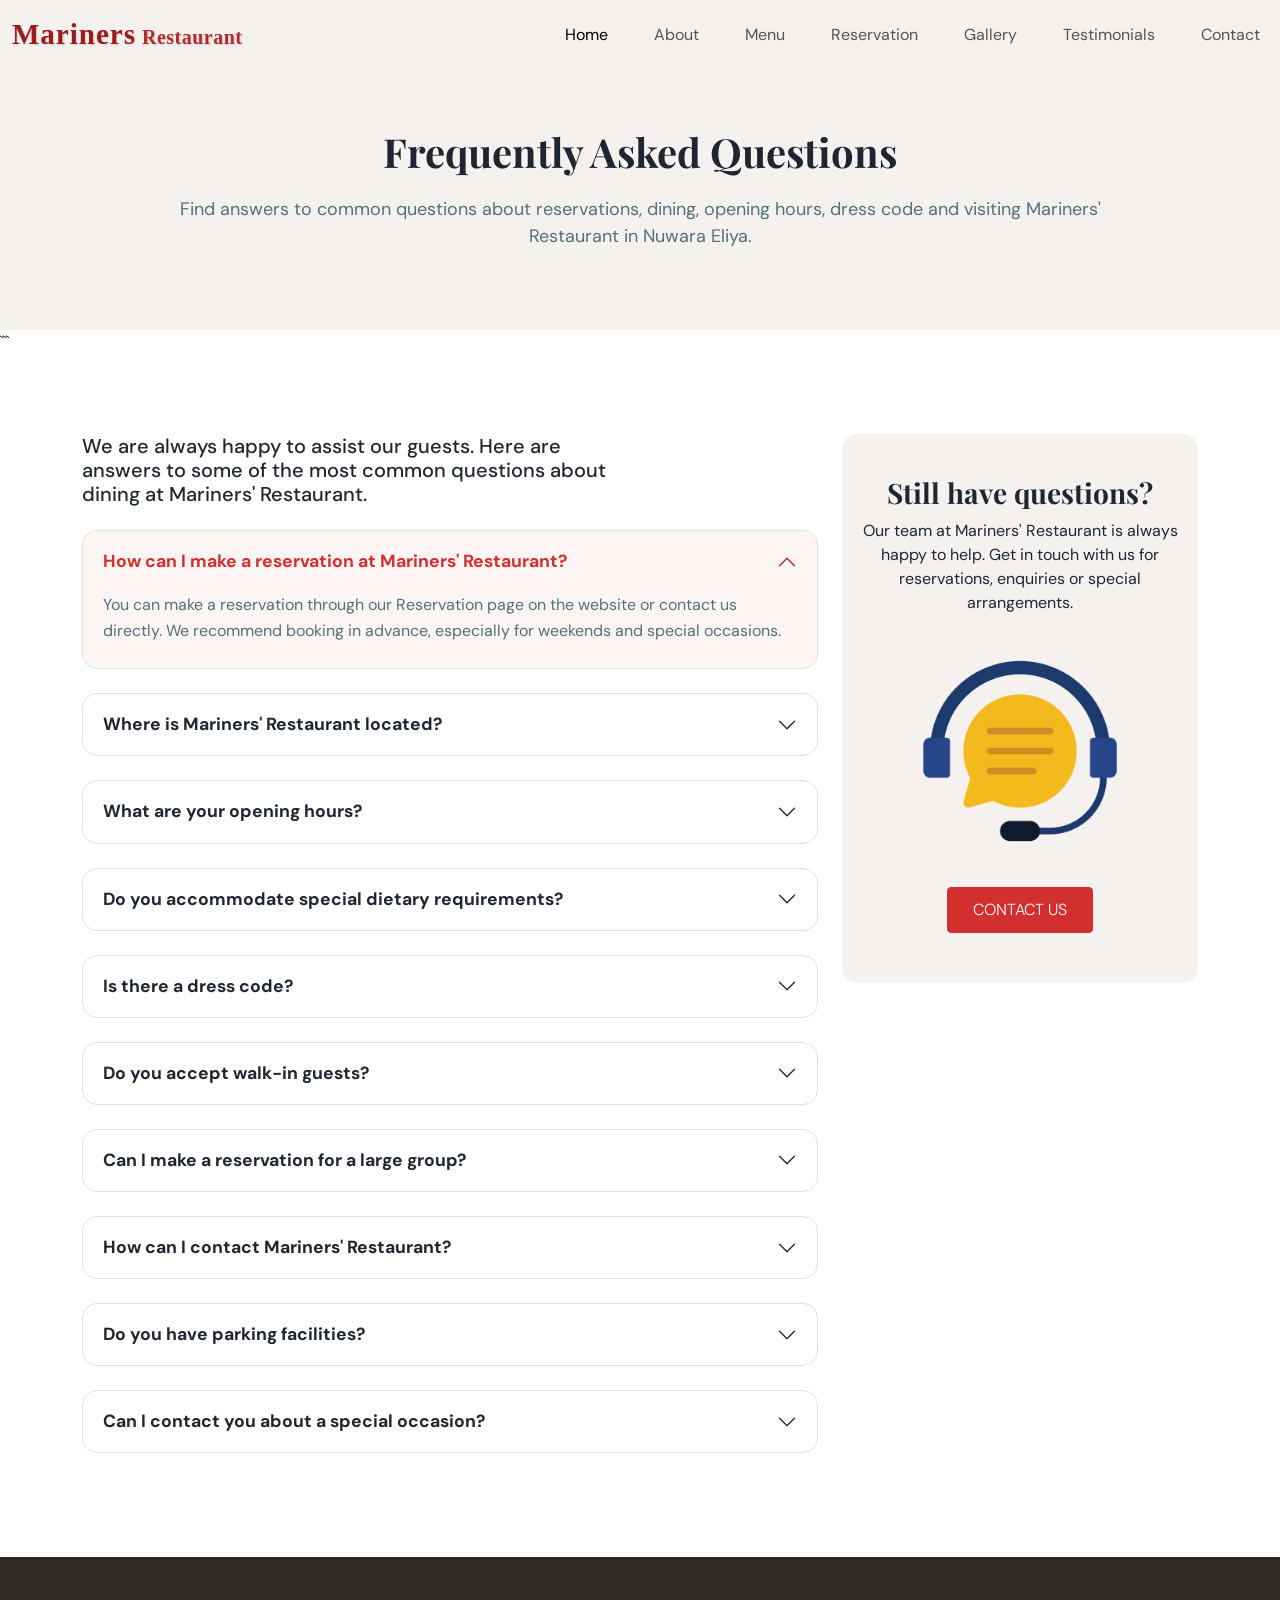
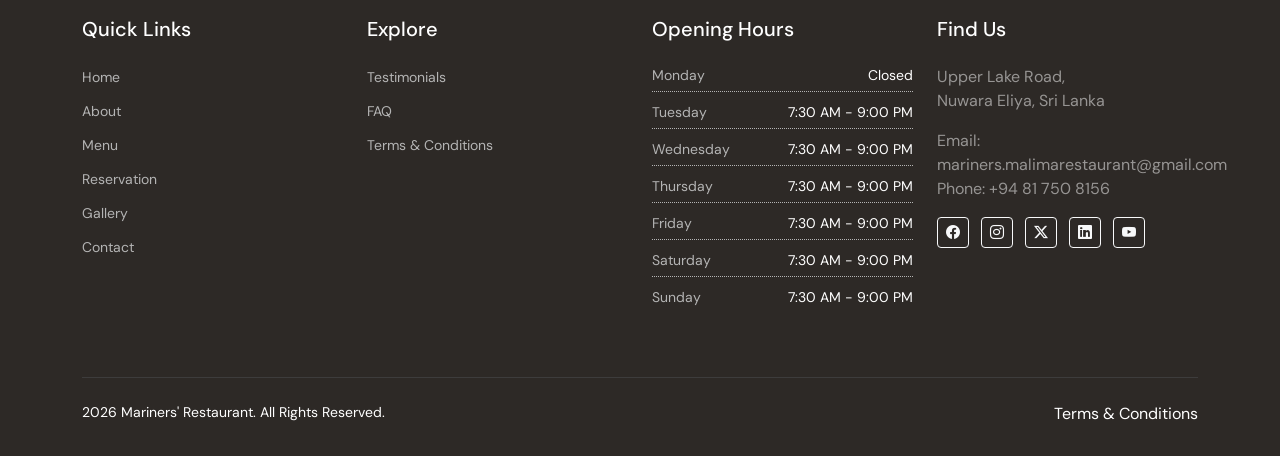
<file: faq.html>
<!DOCTYPE html>
<html lang="en">

<head>
    <meta charset="utf-8" />
    <meta name="viewport" content="width=device-width, initial-scale=1" />

    <!-- For SEO -->
    <!-- Primary SEO -->
   <title>Mariners restaurant</title>
    <meta name="description" content="DinePro is a modern, responsive restaurant Bootstrap 5 template suitable for restaurants, cafés, bistros, and food businesses." />
    <meta name="robots" content="index, follow">
    <meta name="author" content="PrettyCodes" />

    <!-- Canonical (template placeholder) -->
    <link rel="canonical" href="https://www.DinePro.com/faq.html" />

    <!-- Open Graph (Social Sharing) -->
    <meta property="og:title" content="DinePro – Restaurant Bootstrap 5 Template" />
    <meta property="og:description" content="A clean and modern Bootstrap 5 restaurant website template." />
    <meta property="og:image" content="assets/images/preview.jpg" />
    <meta property="og:type" content="website" />


    <!-- Styles -->
    <link href="https://cdn.jsdelivr.net/npm/bootstrap@5.3.8/dist/css/bootstrap.min.css" rel="stylesheet" integrity="sha384-sRIl4kxILFvY47J16cr9ZwB07vP4J8+LH7qKQnuqkuIAvNWLzeN8tE5YBujZqJLB" crossorigin="anonymous">
    <link rel="stylesheet" href="https://cdn.jsdelivr.net/npm/bootstrap-icons@1.11.3/font/bootstrap-icons.min.css">
    <link href="https://unpkg.com/aos@2.3.1/dist/aos.css" rel="stylesheet">
    <link rel="stylesheet" href="./assets/css/style.css" />
</head>

<body>

 <!-- Navbar -->

  <nav class="navbar navbar-expand-lg fixed-top custom-navbar navbar-theme-light navbar-light"> 
 
 
    <div class="container-fluid"> 
 
    <a class="navbar-brand" href="index.html"> <span class="restaurant-logo">Mariners <span>Restaurant</span></span> </a>  <button class="navbar-toggler" type="button" data-bs-toggle="collapse" data-bs-target="#navbarSupportedContent" aria-controls="navbarSupportedContent" aria-expanded="false" aria-label="Toggle navigation"> 
        <span class="navbar-toggler-icon"></span> 
      </button> 
 
      <!-- Nav items --> 
      <div class="collapse navbar-collapse" id="navbarSupportedContent"> 
        <ul class="navbar-nav ms-auto mb-2 mb-lg-0"> 
 
          <!-- Home --> 
                  <!-- Home --> 
        <li class="nav-item">
  <a class="nav-link active" href="index.html">
    Home
  </a>
</li>
 
          <li class="nav-item"> 
            <a class="nav-link" href="about.html">About</a> 
          </li> 
 
          <!-- Menu --> 
          <li class="nav-item"> 
            <a class="nav-link" href="menu-showcase.html">Menu</a> 
          </li> 
 
          <li class="nav-item"> 
            <a class="nav-link" href="reservation.html">Reservation</a> 
          </li> 

           <li class="nav-item"><a class="nav-link" href="gallery.html">Gallery</a></li>
             <li class="nav-item"><a class="nav-link" href="testimonials.html">Testimonials</a></li>  

          <li class="nav-item"> 
            <a class="nav-link" href="contact.html">Contact</a> 
          </li> 
 
        </ul> 
      </div> 
      <!-- Nav items end --> 
 
    </div> 
  </nav>
  <!-- Navbar End -->

    <!--   Title  -->
<!-- FAQ Title -->

<section class="our-menu sec-pad bg-light">
    <div class="container">
        <div class="row">
            <div class="col-md-10 offset-md-1">
                <div class="text-center head1 pt-5">

                    <h1 class="page-title"
                        data-aos="fade-up"
                        data-aos-delay="0">
                        Frequently Asked Questions
                    </h1>

                    <p class="mb-0"
                        data-aos="fade-up"
                        data-aos-delay="100">
                        Find answers to common questions about reservations, dining, opening hours, dress code and visiting Mariners' Restaurant in Nuwara Eliya.
                    </p>

                </div>
            </div>
        </div>
    </div>
</section>

<!-- FAQ Title End -->
```

    <!--   Title  End -->

    <!-- FAQ Section -->

<section class="fac-section sec-pad">
    <div class="container">
        <div class="row">

            <div class="col-md-8">

                <h5 class="mb-4 w-75" data-aos="fade-up" data-aos-delay="0">
                    We are always happy to assist our guests. Here are answers to some of the most common questions about dining at Mariners' Restaurant.
                </h5>

                <div class="accordion accordion-flush" id="faqAccordion">

                    <!-- FAQ 1 -->
                    <div class="accordion-item mb-4 border rounded-4 overflow-hidden"
                        data-aos="fade-up" data-aos-delay="100">

                        <h2 class="accordion-header">
                            <button class="accordion-button fw-bold" type="button"
                                data-bs-toggle="collapse"
                                data-bs-target="#faq-1"
                                aria-expanded="true">

                                How can I make a reservation at Mariners' Restaurant?

                            </button>
                        </h2>

                        <div id="faq-1"
                            class="accordion-collapse collapse show"
                            data-bs-parent="#faqAccordion">

                            <div class="accordion-body">
                                You can make a reservation through our Reservation page on the website or contact us directly. We recommend booking in advance, especially for weekends and special occasions.
                            </div>

                        </div>
                    </div>


                    <!-- FAQ 2 -->
                    <div class="accordion-item mb-4 border rounded-4 overflow-hidden"
                        data-aos="fade-up" data-aos-delay="200">

                        <h2 class="accordion-header">
                            <button class="accordion-button collapsed fw-bold"
                                type="button"
                                data-bs-toggle="collapse"
                                data-bs-target="#faq-2">

                                Where is Mariners' Restaurant located?

                            </button>
                        </h2>

                        <div id="faq-2"
                            class="accordion-collapse collapse"
                            data-bs-parent="#faqAccordion">

                            <div class="accordion-body">
                                Mariners' Restaurant is located at Upper Lake Road, Nuwara Eliya, Sri Lanka. We are situated in the beautiful Nuwara Eliya area and are easily accessible from the town.
                            </div>

                        </div>
                    </div>


                    <!-- FAQ 3 -->
                    <div class="accordion-item mb-4 border rounded-4 overflow-hidden"
                        data-aos="fade-up" data-aos-delay="300">

                        <h2 class="accordion-header">
                            <button class="accordion-button collapsed fw-bold"
                                type="button"
                                data-bs-toggle="collapse"
                                data-bs-target="#faq-3">

                                What are your opening hours?

                            </button>
                        </h2>

                        <div id="faq-3"
                            class="accordion-collapse collapse"
                            data-bs-parent="#faqAccordion">

                            <div class="accordion-body">
                                We are open from 7:30 AM to 9:00 PM from Tuesday to Sunday. The restaurant is closed on Mondays.
                            </div>

                        </div>
                    </div>


                    <!-- FAQ 4 -->
                    <div class="accordion-item mb-4 border rounded-4 overflow-hidden"
                        data-aos="fade-up" data-aos-delay="400">

                        <h2 class="accordion-header">
                            <button class="accordion-button collapsed fw-bold"
                                type="button"
                                data-bs-toggle="collapse"
                                data-bs-target="#faq-4">

                                Do you accommodate special dietary requirements?

                            </button>
                        </h2>

                        <div id="faq-4"
                            class="accordion-collapse collapse"
                            data-bs-parent="#faqAccordion">

                            <div class="accordion-body">
                                Please let our team know about any dietary requirements or food allergies when making your reservation or before ordering. We will do our best to assist you with suitable menu options.
                            </div>

                        </div>
                    </div>


                    <!-- FAQ 5 -->
                    <div class="accordion-item mb-4 border rounded-4 overflow-hidden"
                        data-aos="fade-up" data-aos-delay="500">

                        <h2 class="accordion-header">
                            <button class="accordion-button collapsed fw-bold"
                                type="button"
                                data-bs-toggle="collapse"
                                data-bs-target="#faq-5">

                                Is there a dress code?

                            </button>
                        </h2>

                        <div id="faq-5"
                            class="accordion-collapse collapse"
                            data-bs-parent="#faqAccordion">

                            <div class="accordion-body">
                                Yes. Mariners' Restaurant maintains a smart and presentable dress standard. Collar-less T-shirts, skinnies, sleeveless dresses, three-quarter clothing, shorts and slippers are not allowed.
                            </div>

                        </div>
                    </div>


                    <!-- FAQ 6 -->
                    <div class="accordion-item mb-4 border rounded-4 overflow-hidden"
                        data-aos="fade-up" data-aos-delay="600">

                        <h2 class="accordion-header">
                            <button class="accordion-button collapsed fw-bold"
                                type="button"
                                data-bs-toggle="collapse"
                                data-bs-target="#faq-6">

                                Do you accept walk-in guests?

                            </button>
                        </h2>

                        <div id="faq-6"
                            class="accordion-collapse collapse"
                            data-bs-parent="#faqAccordion">

                            <div class="accordion-body">
                                Walk-in guests are welcome, subject to table availability. For a guaranteed table, especially during busy periods, we recommend making a reservation in advance.
                            </div>

                        </div>
                    </div>


                    <!-- FAQ 7 -->
                    <div class="accordion-item mb-4 border rounded-4 overflow-hidden"
                        data-aos="fade-up" data-aos-delay="700">

                        <h2 class="accordion-header">
                            <button class="accordion-button collapsed fw-bold"
                                type="button"
                                data-bs-toggle="collapse"
                                data-bs-target="#faq-7">

                                Can I make a reservation for a large group?

                            </button>
                        </h2>

                        <div id="faq-7"
                            class="accordion-collapse collapse"
                            data-bs-parent="#faqAccordion">

                            <div class="accordion-body">
                                Yes. For larger groups or special occasions, please contact us in advance so that we can check availability and make the necessary arrangements for your party.
                            </div>

                        </div>
                    </div>


                    <!-- FAQ 8 -->
                    <div class="accordion-item mb-4 border rounded-4 overflow-hidden"
                        data-aos="fade-up" data-aos-delay="800">

                        <h2 class="accordion-header">
                            <button class="accordion-button collapsed fw-bold"
                                type="button"
                                data-bs-toggle="collapse"
                                data-bs-target="#faq-8">

                                How can I contact Mariners' Restaurant?

                            </button>
                        </h2>

                        <div id="faq-8"
                            class="accordion-collapse collapse"
                            data-bs-parent="#faqAccordion">

                            <div class="accordion-body">
                                You can contact us by phone at +94 81 750 8156 or email us at mariners.malimarestaurant@gmail.com. You can also visit our Contact page for more information.
                            </div>

                        </div>
                    </div>


                    <!-- FAQ 9 -->
                    <div class="accordion-item mb-4 border rounded-4 overflow-hidden"
                        data-aos="fade-up" data-aos-delay="900">

                        <h2 class="accordion-header">
                            <button class="accordion-button collapsed fw-bold"
                                type="button"
                                data-bs-toggle="collapse"
                                data-bs-target="#faq-9">

                                Do you have parking facilities?

                            </button>
                        </h2>

                        <div id="faq-9"
                            class="accordion-collapse collapse"
                            data-bs-parent="#faqAccordion">

                            <div class="accordion-body">
                                Parking availability may vary depending on the time of your visit. If you require parking assistance, please contact our team before your visit.
                            </div>

                        </div>
                    </div>


                    <!-- FAQ 10 -->
                    <div class="accordion-item mb-4 border rounded-4 overflow-hidden"
                        data-aos="fade-up" data-aos-delay="1000">

                        <h2 class="accordion-header">
                            <button class="accordion-button collapsed fw-bold"
                                type="button"
                                data-bs-toggle="collapse"
                                data-bs-target="#faq-10">

                                Can I contact you about a special occasion?

                            </button>
                        </h2>

                        <div id="faq-10"
                            class="accordion-collapse collapse"
                            data-bs-parent="#faqAccordion">

                            <div class="accordion-body">
                                Absolutely. If you are celebrating a birthday, anniversary, family gathering or another special occasion, please contact us in advance. Our team will be happy to discuss the arrangements available for your visit.
                            </div>

                        </div>
                    </div>

                </div>
            </div>


            <!-- Right Side -->

            <div class="col-md-4">

                <div class="contact-block text-center"
                    data-aos="fade-up"
                    data-aos-delay="300">

                    <h3 class="font-heading">
                        Still have questions?
                    </h3>

                    <p>
                        Our team at Mariners' Restaurant is always happy to help. Get in touch with us for reservations, enquiries or special arrangements.
                    </p>

                    <img class="w-100"
                        src="./assets/images/support.png"
                        alt="Mariners' Restaurant Support"
                        data-aos="fade-up"
                        data-aos-delay="400">

                    <div class="d-block">

                        <a class="btn btn-primary btn-wide mt-3"
                            href="contact.html"
                            data-aos="fade-up"
                            data-aos-delay="500">

                            Contact Us

                        </a>

                    </div>

                </div>

            </div>

        </div>
    </div>
</section>

<!-- FAQ Section End -->

    <!-- Footer -->

       <footer class="footer-one"> 
    <div class="container"> 
      <div class="row"> 
 
        <div class="col-lg-3"> 
          <h5 class="mb-4 text-primary">Quick Links</h5> 
          <ul class="footer-links"> 
            <li><a href="index.html" class="btn-link">Home</a></li> 
            <li><a href="about.html" class="btn-link">About</a></li> 
            <li><a href="menu-showcase.html" class="btn-link">Menu</a></li> 
            <li><a href="reservation.html" class="btn-link">Reservation</a></li> 
            <li><a href="gallery.html" class="btn-link">Gallery</a></li> 
            <li><a href="contact.html" class="btn-link">Contact</a></li> 
          </ul> 
        </div> 
 
        <div class="col-lg-3"> 
          <h5 class="mb-4 text-primary">Explore</h5> 
          <ul class="footer-links"> 
            <li><a href="testimonials.html" class="btn-link">Testimonials</a></li> 
            <li><a href="faq.html" class="btn-link">FAQ</a></li> 
            <li><a href="terms-and-conditions.html" class="btn-link">Terms & Conditions</a></li> 
           
          </ul> 
        </div> 
 
        <div class="col-lg-3"> 
          <h5 class="mb-4 text-primary">Opening Hours</h5> 
          <ul class="timing-list"> 
            <li>Monday<span>Closed</span></li> 
            <li>Tuesday<span>7:30 AM - 9:00 PM</span></li> 
            <li>Wednesday<span>7:30 AM - 9:00 PM</span></li> 
            <li>Thursday<span>7:30 AM - 9:00 PM</span></li> 
            <li>Friday<span>7:30 AM - 9:00 PM</span></li> 
            <li>Saturday<span>7:30 AM - 9:00 PM</span></li> 
            <li>Sunday<span>7:30 AM - 9:00 PM</span></li> 
          </ul> 
        </div> 
 
        <div class="col-lg-3"> 
          <h5 class="mb-4 text-primary">Find Us</h5> 
          <p class="text-white-50"> 
            Upper Lake Road,<br> 
            Nuwara Eliya, Sri Lanka 
          </p> 
          <p class="text-white-50"> 
            Email: mariners.malimarestaurant@gmail.com<br> 
            Phone: +94 81 750 8156 
          </p> 
          <div class="social-links mt-3"> 
            <a href="#" class="btn btn-outline-light btn-sm me-2"><i class="bi bi-facebook"></i></a> 
            <a href="#" class="btn btn-outline-light btn-sm me-2"><i class="bi bi-instagram"></i></a> 
            <a href="#" class="btn btn-outline-light btn-sm me-2"><i class="bi bi-twitter-x"></i></a> 
            <a href="#" class="btn btn-outline-light btn-sm me-2"><i class="bi bi-linkedin"></i></a> 
            <a href="#" class="btn btn-outline-light btn-sm"><i class="bi bi-youtube"></i></a> 
          </div> 
        </div> 
 
      </div> 
 
      <hr class="mt-5 mb-4 border-secondary"> 
 
      <div class="row copyright"> 
        <div class="col-md-6 text-md-start"> 
          <p class="mb-0">2026 Mariners' Restaurant. All Rights Reserved.</p> 
        </div> 
        <div class="col-md-6 d-flex justify-content-md-end mt-3 mt-md-0"> 
          <a href="terms-and-conditions.html" class="btn-link">Terms & Conditions</a> 
        </div> 
      </div> 
  </footer> 
    <!-- Footer End -->

    <script src="https://cdn.jsdelivr.net/npm/bootstrap@5.3.8/dist/js/bootstrap.bundle.min.js" integrity="sha384-FKyoEForCGlyvwx9Hj09JcYn3nv7wiPVlz7YYwJrWVcXK/BmnVDxM+D2scQbITxI" crossorigin="anonymous"></script>
    <script src="https://unpkg.com/aos@2.3.1/dist/aos.js"></script>
    <script src="assets/js/app.js"></script>
</body>

</html>
</file>
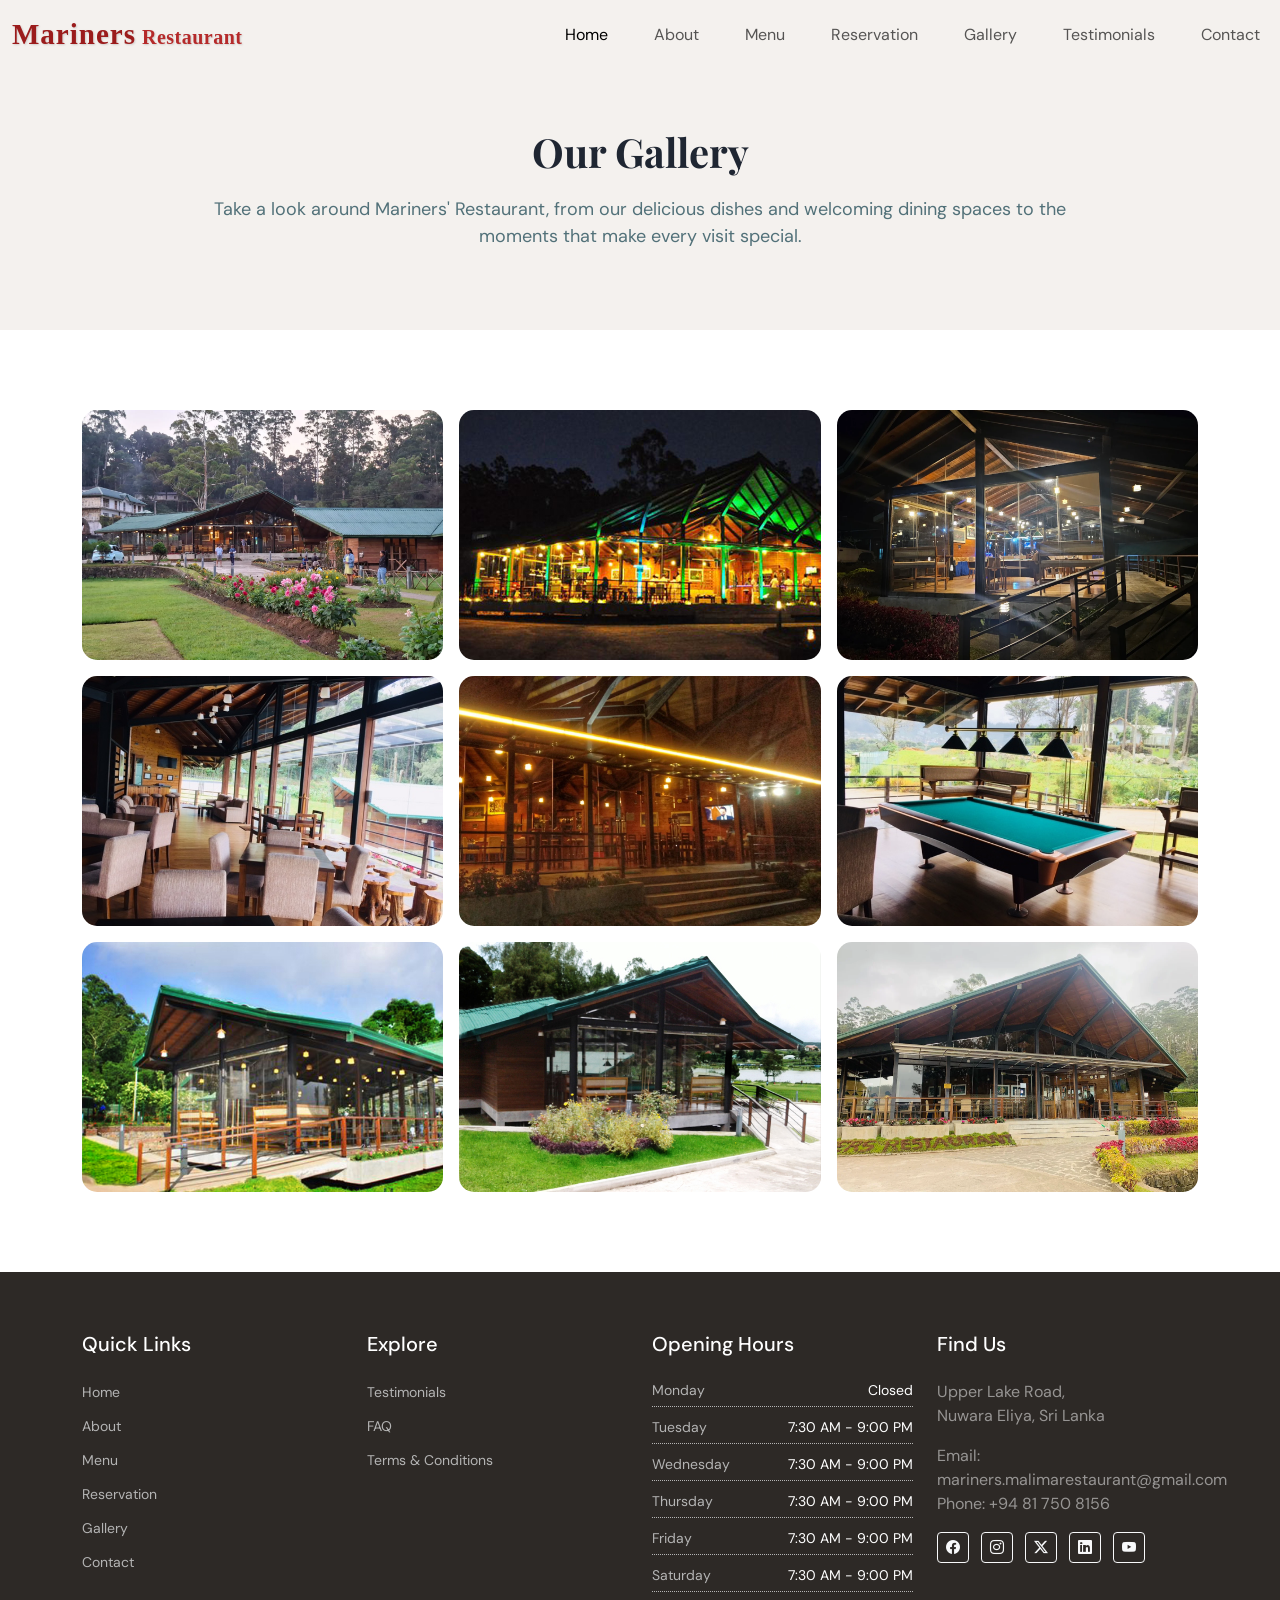
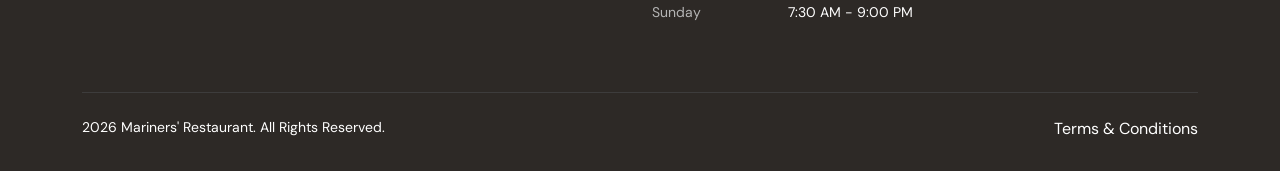
<file: gallery.html>
<!DOCTYPE html>
<html lang="en">

<head>
    <meta charset="utf-8" />
    <meta name="viewport" content="width=device-width, initial-scale=1" />

    <!-- For SEO -->
    <!-- Primary SEO -->
   <title>Mariners restaurant</title>
    <meta name="description" content="DinePro is a modern, responsive restaurant Bootstrap 5 template suitable for restaurants, cafés, bistros, and food businesses." />
    <meta name="robots" content="index, follow">
    <meta name="author" content="PrettyCodes" />

    <!-- Canonical (template placeholder) -->
    <link rel="canonical" href="https://www.DinePro.com/gallery.html" />

    <!-- Open Graph (Social Sharing) -->
    <meta property="og:title" content="DinePro – Restaurant Bootstrap 5 Template" />
    <meta property="og:description" content="A clean and modern Bootstrap 5 restaurant website template." />
    <meta property="og:image" content="assets/images/preview.jpg" />
    <meta property="og:type" content="website" />


    <!-- Styles -->
    <link href="https://cdn.jsdelivr.net/npm/bootstrap@5.3.8/dist/css/bootstrap.min.css" rel="stylesheet" integrity="sha384-sRIl4kxILFvY47J16cr9ZwB07vP4J8+LH7qKQnuqkuIAvNWLzeN8tE5YBujZqJLB" crossorigin="anonymous">
    <link rel="stylesheet" href="https://cdn.jsdelivr.net/npm/bootstrap-icons@1.11.3/font/bootstrap-icons.min.css">
    <link href="https://unpkg.com/aos@2.3.1/dist/aos.css" rel="stylesheet">
    <link rel="stylesheet" href="./assets/css/style.css" />
</head>

<body>

 <!-- Navbar -->

  <nav class="navbar navbar-expand-lg fixed-top custom-navbar navbar-theme-light navbar-light"> 
 
 
    <div class="container-fluid"> 
 
    <a class="navbar-brand" href="index.html"> <span class="restaurant-logo">Mariners <span>Restaurant</span></span> </a>  <button class="navbar-toggler" type="button" data-bs-toggle="collapse" data-bs-target="#navbarSupportedContent" aria-controls="navbarSupportedContent" aria-expanded="false" aria-label="Toggle navigation"> 
        <span class="navbar-toggler-icon"></span> 
      </button> 
 
      <!-- Nav items --> 
      <div class="collapse navbar-collapse" id="navbarSupportedContent"> 
        <ul class="navbar-nav ms-auto mb-2 mb-lg-0"> 
 
          <!-- Home --> 
                  <!-- Home --> 
        <li class="nav-item">
  <a class="nav-link active" href="index.html">
    Home
  </a>
</li>
 
          <li class="nav-item"> 
            <a class="nav-link" href="about.html">About</a> 
          </li> 
 
          <!-- Menu --> 
          <li class="nav-item"> 
            <a class="nav-link" href="menu-showcase.html">Menu</a> 
          </li> 
 
          <li class="nav-item"> 
            <a class="nav-link" href="reservation.html">Reservation</a> 
          </li> 

           <li class="nav-item"><a class="nav-link" href="gallery.html">Gallery</a></li>
             <li class="nav-item"><a class="nav-link" href="testimonials.html">Testimonials</a></li>  

          <li class="nav-item"> 
            <a class="nav-link" href="contact.html">Contact</a> 
          </li> 
 
        </ul> 
      </div> 
      <!-- Nav items end --> 
 
    </div> 
  </nav>
  <!-- Navbar End -->

    <!--   Title  -->

    <section class="our-menu sec-pad bg-light">
        <div class="container">
            <div class="row">
                <div class="col-md-10 offset-md-1">
                    <div class="text-center head1 pt-5">
                        <h1 class="page-title" data-aos="fade-up" data-aos-delay="0">Our Gallery</h1>
                        <p class="mb-0" data-aos="fade-up" data-aos-delay="100">Take a look around Mariners' Restaurant, from our delicious dishes and welcoming dining spaces to the moments that make every visit special.
                        </p>
                    </div>
                </div>
            </div>
        </div>
    </section>

    <!--   Title  End -->

    <!-- Gallery -->

    <section class="sec-pad">
        <div class="container">
            <div class="row g-3 row-cols-1 row-cols-sm-2 row-cols-md-3">
                <div class="col" data-aos="fade-up" data-aos-delay="0">
                    <div class="gallery-item" data-bs-toggle="modal" data-bs-target="#galleryModal">
                        <img src="./assets/images/unnamed (1).webp" class="img-fluid" alt="Forest">
                    </div>
                </div>
                <div class="col" data-aos="fade-up" data-aos-delay="100">
                    <div class="gallery-item" data-bs-toggle="modal" data-bs-target="#galleryModal">
                        <img src="./assets/images/g10.jpg" class="img-fluid" alt="Forest">
                    </div>
                </div>
                <div class="col" data-aos="fade-up" data-aos-delay="200">
                    <div class="gallery-item" data-bs-toggle="modal" data-bs-target="#galleryModal">
                        <img src="./assets/images/unnamed (2).webp" class="img-fluid" alt="Forest">
                    </div>
                </div>
                <div class="col" data-aos="fade-up" data-aos-delay="300">
                    <div class="gallery-item" data-bs-toggle="modal" data-bs-target="#galleryModal">
                        <img src="./assets/images/g13.jpg" class="img-fluid" alt="Forest">
                    </div>
                </div>
                <div class="col" data-aos="fade-up" data-aos-delay="400">
                    <div class="gallery-item" data-bs-toggle="modal" data-bs-target="#galleryModal">
                        <img src="./assets/images/unnamed (4).webp" class="img-fluid" alt="Forest">
                    </div>
                </div>
                <div class="col" data-aos="fade-up" data-aos-delay="500">
                    <div class="gallery-item" data-bs-toggle="modal" data-bs-target="#galleryModal">
                        <img src="./assets/images/g15.jpg" class="img-fluid" alt="Forest">
                    </div>
                </div>
                <div class="col" data-aos="fade-up" data-aos-delay="600">
                    <div class="gallery-item" data-bs-toggle="modal" data-bs-target="#galleryModal">
                        <img src="./assets/images/g2.jpg" class="img-fluid" alt="Forest">
                    </div>
                </div>
                <div class="col" data-aos="fade-up" data-aos-delay="700">
                    <div class="gallery-item" data-bs-toggle="modal" data-bs-target="#galleryModal">
                        <img src="./assets/images/g3.jpg" class="img-fluid" alt="Forest">
                    </div>
                </div>
                <div class="col" data-aos="fade-up" data-aos-delay="800">
                    <div class="gallery-item" data-bs-toggle="modal" data-bs-target="#galleryModal">
                        <img src="./assets/images/unnamed (3).webp" class="img-fluid" alt="Forest">
                    </div>
                </div>
            </div>


            <div class="modal fade" id="galleryModal" tabindex="-1" aria-hidden="true">
                <div class="modal-dialog modal-dialog-centered modal-lg">
                    <div class="modal-content bg-transparent border-0">
                        <div class="modal-body p-0">
                            <button type="button" class="btn-close btn-close-white position-absolute top-0 end-0 m-3" style="z-index: 1060;" data-bs-dismiss="modal" aria-label="Close"></button>
                            <div id="galleryCarousel" class="carousel slide" data-bs-interval="false">
                                <div class="carousel-inner" id="carouselInner"></div>
                                <button class="carousel-control-prev" type="button" data-bs-target="#galleryCarousel" data-bs-slide="prev">
                                    <span class="carousel-control-prev-icon" aria-hidden="true"></span>
                                    <span class="visually-hidden">Previous</span>
                                </button>
                                <button class="carousel-control-next" type="button" data-bs-target="#galleryCarousel" data-bs-slide="next">
                                    <span class="carousel-control-next-icon" aria-hidden="true"></span>
                                    <span class="visually-hidden">Next</span>
                                </button>
                            </div>
                        </div>
                    </div>
                </div>
            </div>
        </div>
    </section>

    <!-- Gallery End -->

    <!-- Footer -->

       <footer class="footer-one"> 
    <div class="container"> 
      <div class="row"> 
 
        <div class="col-lg-3"> 
          <h5 class="mb-4 text-primary">Quick Links</h5> 
          <ul class="footer-links"> 
            <li><a href="index.html" class="btn-link">Home</a></li> 
            <li><a href="about.html" class="btn-link">About</a></li> 
            <li><a href="menu-showcase.html" class="btn-link">Menu</a></li> 
            <li><a href="reservation.html" class="btn-link">Reservation</a></li> 
            <li><a href="gallery.html" class="btn-link">Gallery</a></li> 
            <li><a href="contact.html" class="btn-link">Contact</a></li> 
          </ul> 
        </div> 
 
        <div class="col-lg-3"> 
          <h5 class="mb-4 text-primary">Explore</h5> 
          <ul class="footer-links"> 
            <li><a href="testimonials.html" class="btn-link">Testimonials</a></li> 
            <li><a href="faq.html" class="btn-link">FAQ</a></li> 
            <li><a href="terms-and-conditions.html" class="btn-link">Terms & Conditions</a></li> 
           
          </ul> 
        </div> 
 
        <div class="col-lg-3"> 
          <h5 class="mb-4 text-primary">Opening Hours</h5> 
          <ul class="timing-list"> 
            <li>Monday<span>Closed</span></li> 
            <li>Tuesday<span>7:30 AM - 9:00 PM</span></li> 
            <li>Wednesday<span>7:30 AM - 9:00 PM</span></li> 
            <li>Thursday<span>7:30 AM - 9:00 PM</span></li> 
            <li>Friday<span>7:30 AM - 9:00 PM</span></li> 
            <li>Saturday<span>7:30 AM - 9:00 PM</span></li> 
            <li>Sunday<span>7:30 AM - 9:00 PM</span></li> 
          </ul> 
        </div> 
 
        <div class="col-lg-3"> 
          <h5 class="mb-4 text-primary">Find Us</h5> 
          <p class="text-white-50"> 
            Upper Lake Road,<br> 
            Nuwara Eliya, Sri Lanka 
          </p> 
          <p class="text-white-50"> 
            Email: mariners.malimarestaurant@gmail.com<br> 
            Phone: +94 81 750 8156 
          </p> 
          <div class="social-links mt-3"> 
            <a href="#" class="btn btn-outline-light btn-sm me-2"><i class="bi bi-facebook"></i></a> 
            <a href="#" class="btn btn-outline-light btn-sm me-2"><i class="bi bi-instagram"></i></a> 
            <a href="#" class="btn btn-outline-light btn-sm me-2"><i class="bi bi-twitter-x"></i></a> 
            <a href="#" class="btn btn-outline-light btn-sm me-2"><i class="bi bi-linkedin"></i></a> 
            <a href="#" class="btn btn-outline-light btn-sm"><i class="bi bi-youtube"></i></a> 
          </div> 
        </div> 
 
      </div> 
 
      <hr class="mt-5 mb-4 border-secondary"> 
 
      <div class="row copyright"> 
        <div class="col-md-6 text-md-start"> 
          <p class="mb-0">2026 Mariners' Restaurant. All Rights Reserved.</p> 
        </div> 
        <div class="col-md-6 d-flex justify-content-md-end mt-3 mt-md-0"> 
          <a href="terms-and-conditions.html" class="btn-link">Terms & Conditions</a> 
        </div> 
      </div> 
  </footer> 
    <!-- Footer End -->

    <script src="https://cdn.jsdelivr.net/npm/bootstrap@5.3.8/dist/js/bootstrap.bundle.min.js" integrity="sha384-FKyoEForCGlyvwx9Hj09JcYn3nv7wiPVlz7YYwJrWVcXK/BmnVDxM+D2scQbITxI" crossorigin="anonymous"></script>
    <script src="https://unpkg.com/aos@2.3.1/dist/aos.js"></script>
    <script src="assets/js/app.js"></script>
</body>

</html>
</file>
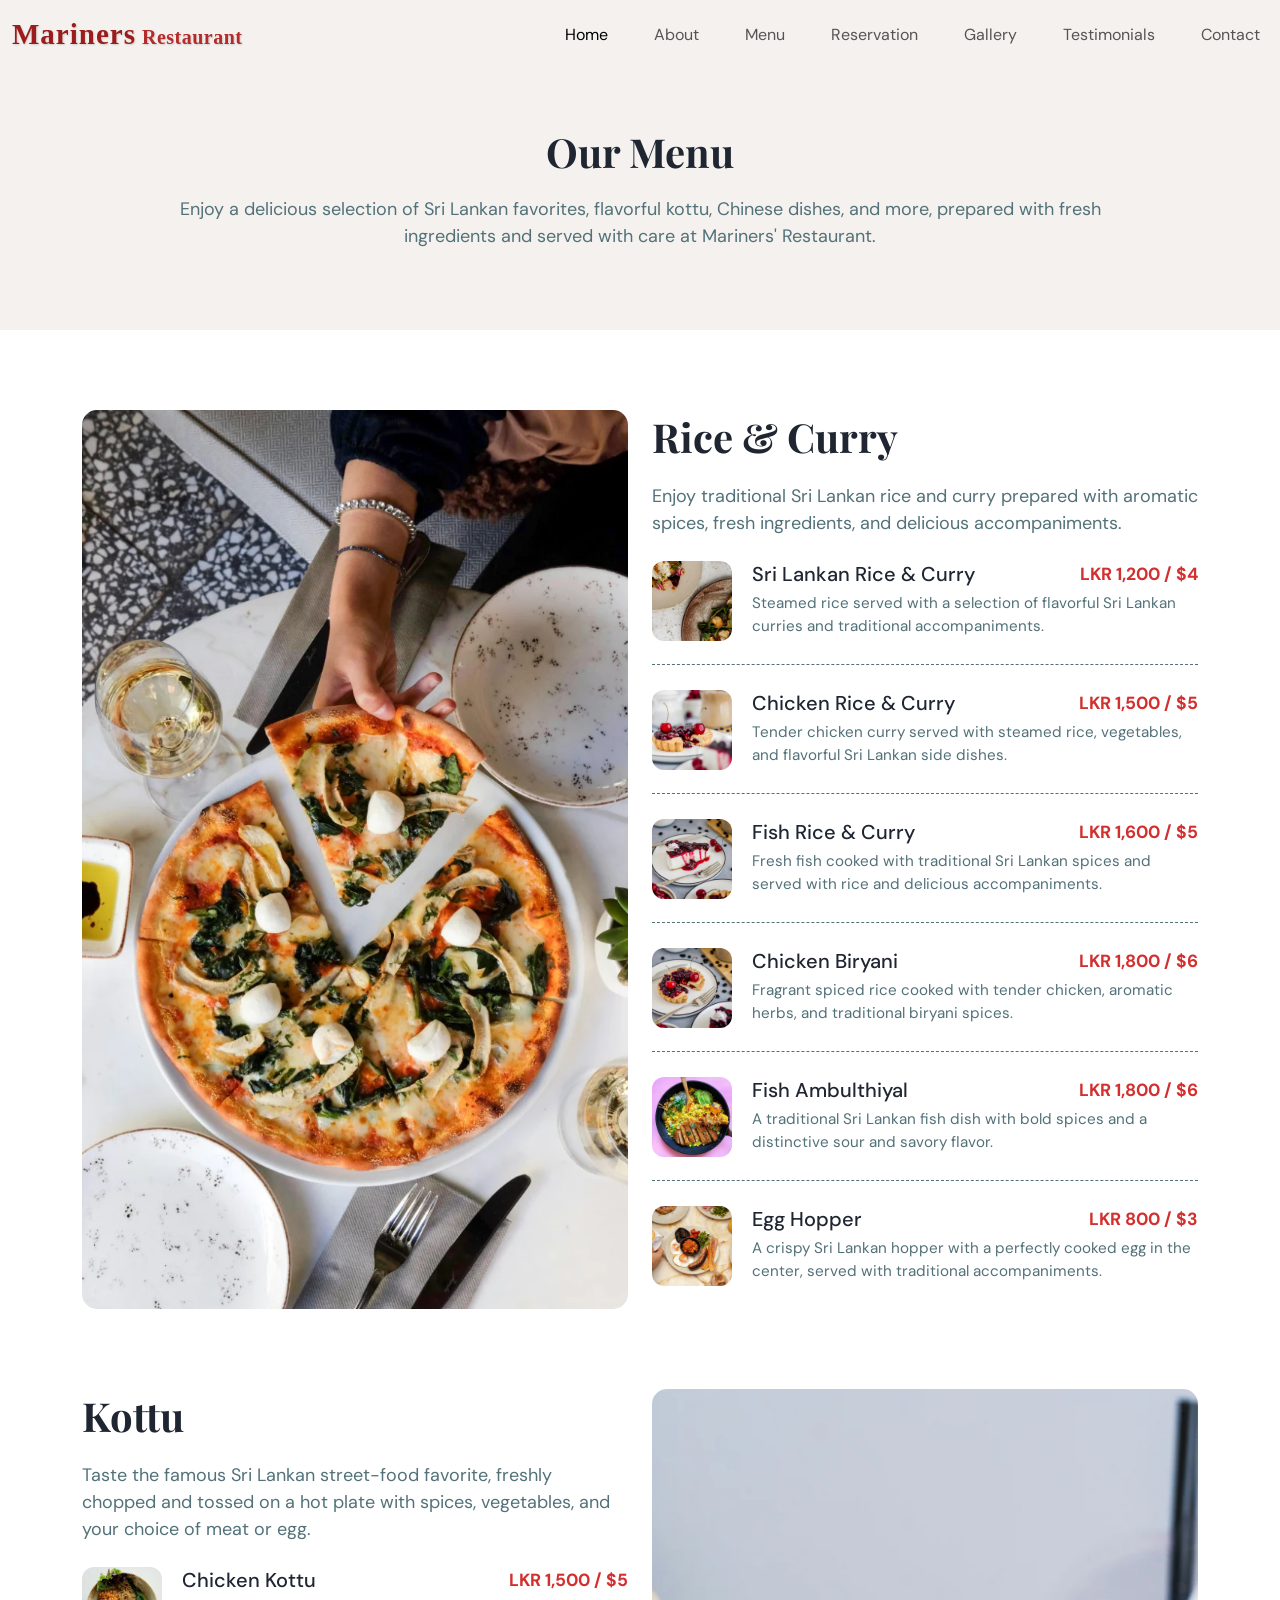
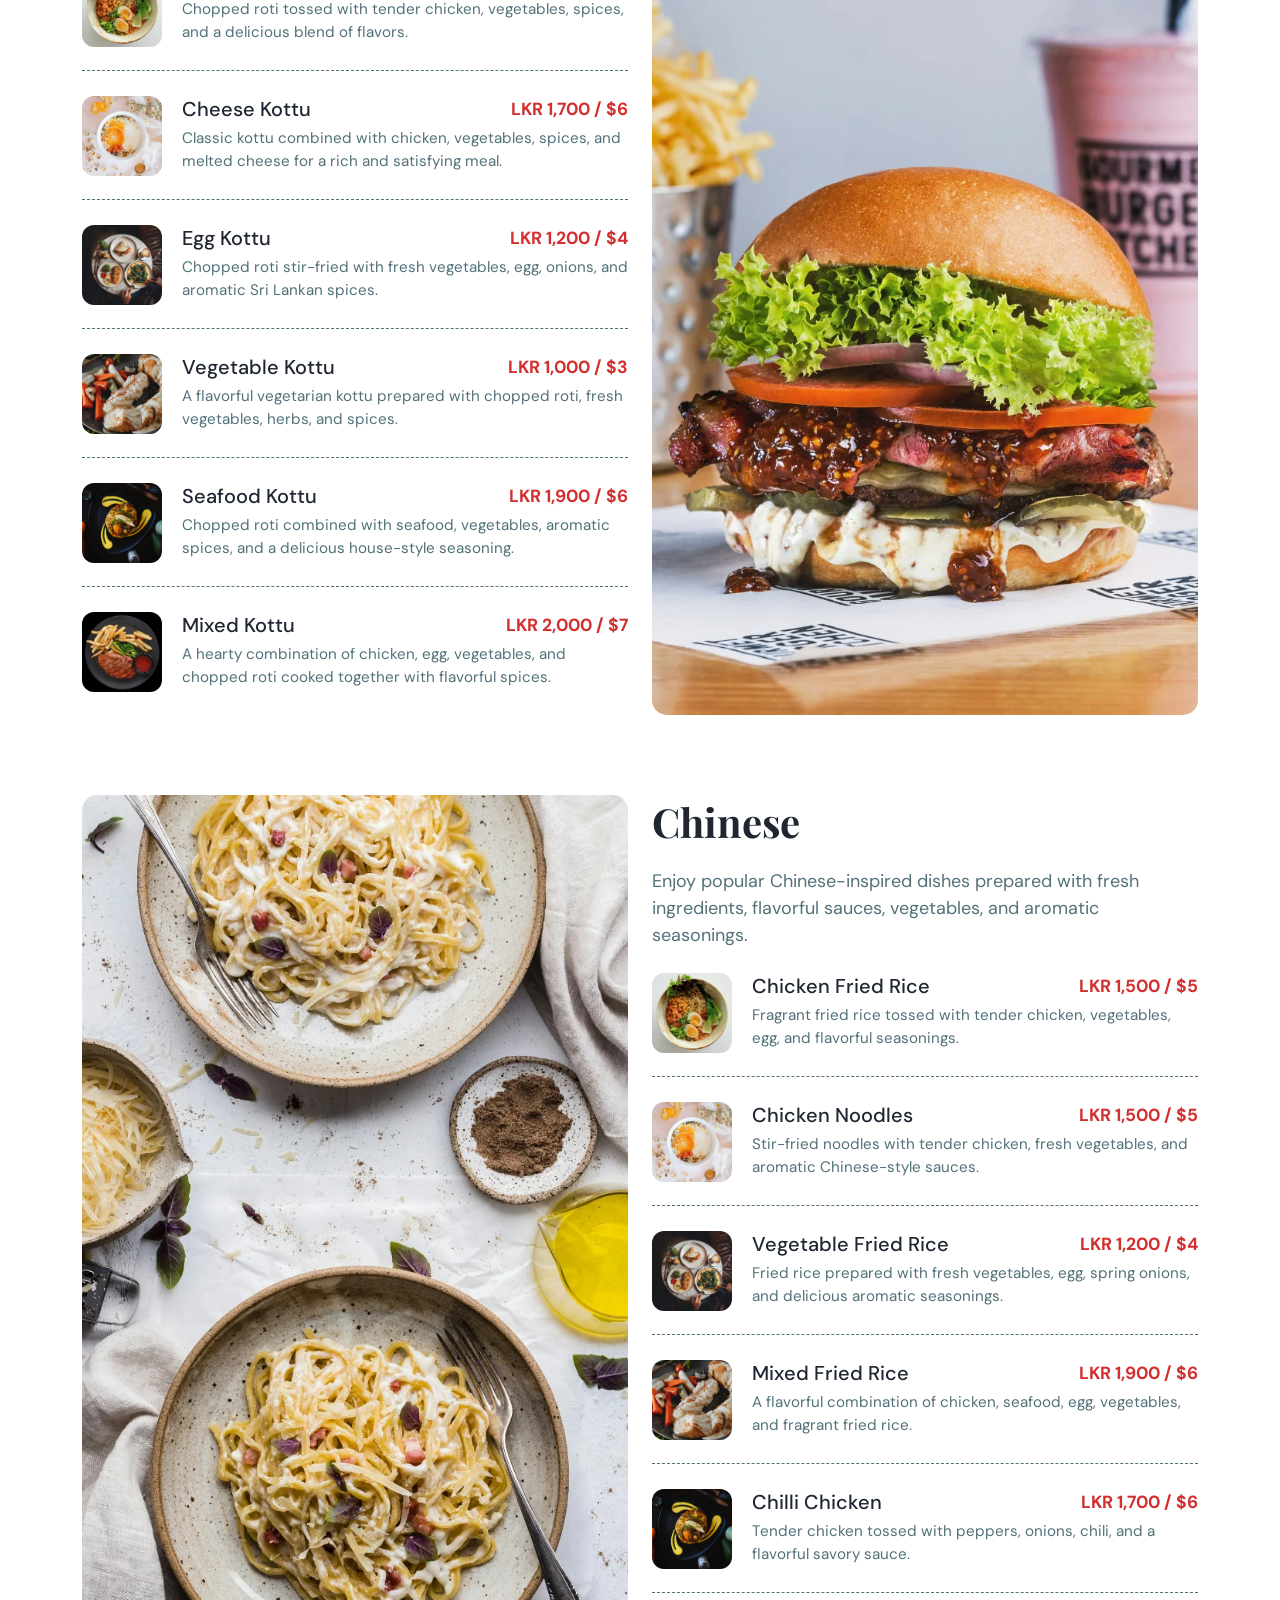
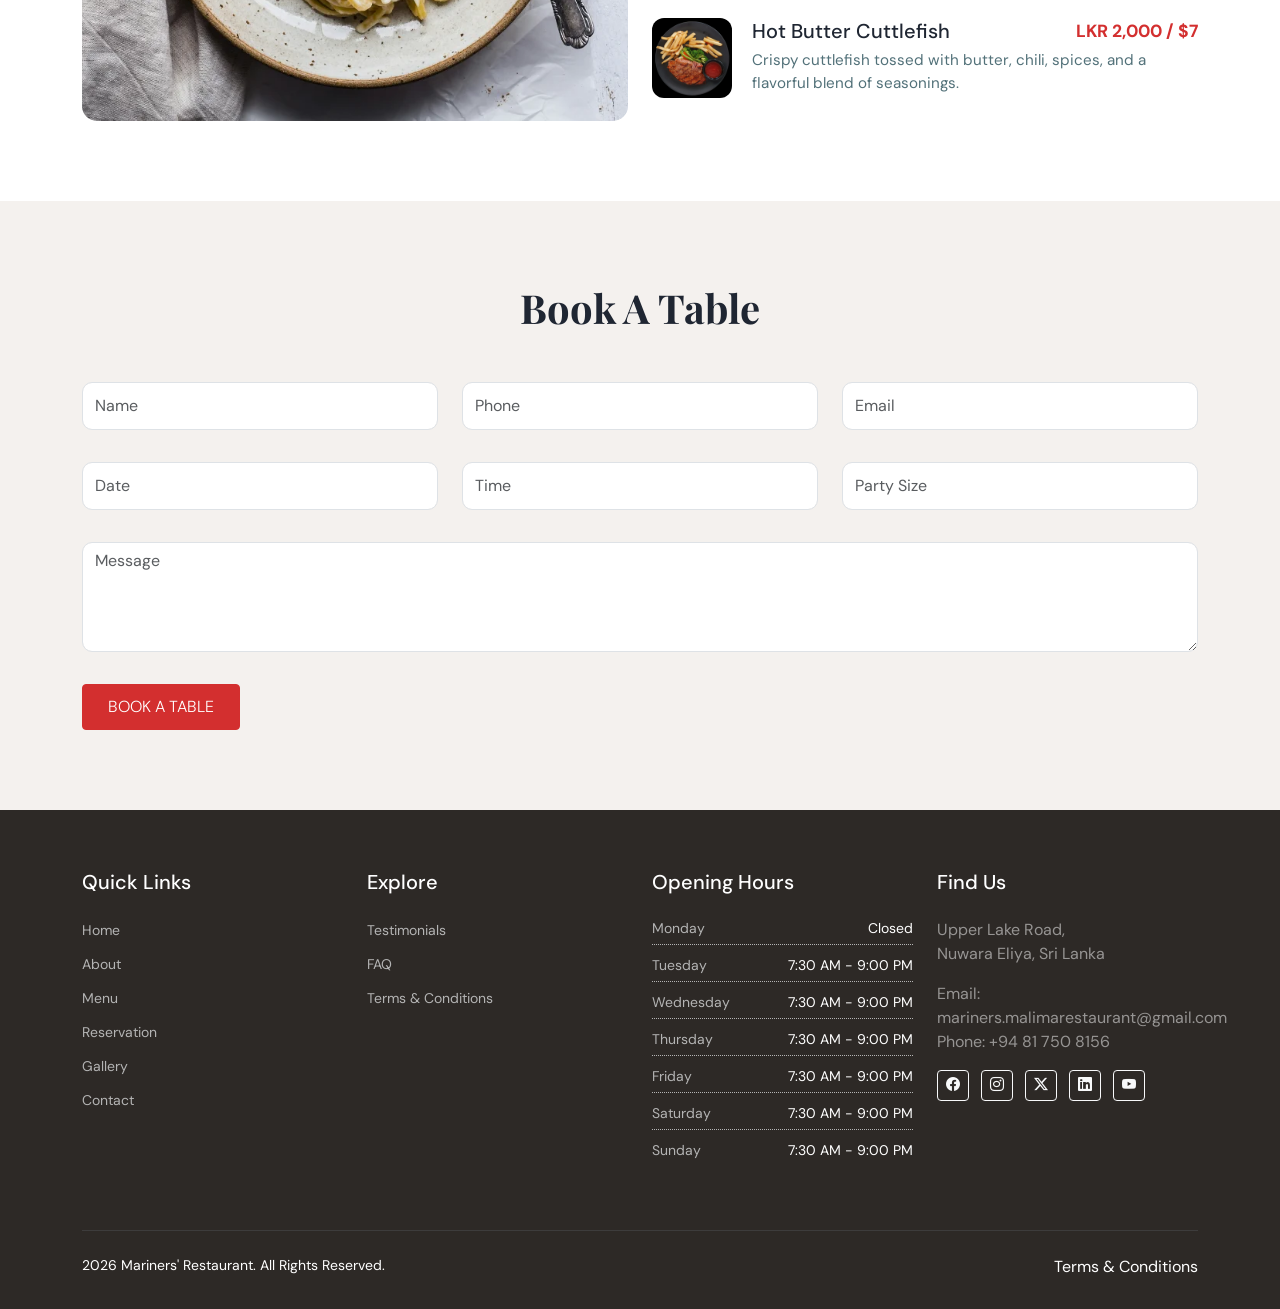
<file: menu-showcase.html>
<!DOCTYPE html>
<html lang="en">

<head>
    <meta charset="utf-8" />
    <meta name="viewport" content="width=device-width, initial-scale=1" />

    <!-- For SEO -->
    <!-- Primary SEO -->
   <title>Mariners restaurant</title>
    <meta name="description" content="DinePro is a modern, responsive restaurant Bootstrap 5 template suitable for restaurants, cafés, bistros, and food businesses." />
    <meta name="robots" content="index, follow">
    <meta name="author" content="PrettyCodes" />

    <!-- Canonical (template placeholder) -->
    <link rel="canonical" href="https://www.DinePro.com/menu-showcase.html" />

    <!-- Open Graph (Social Sharing) -->
    <meta property="og:title" content="DinePro – Restaurant Bootstrap 5 Template" />
    <meta property="og:description" content="A clean and modern Bootstrap 5 restaurant website template." />
    <meta property="og:image" content="assets/images/preview.jpg" />
    <meta property="og:type" content="website" />

    <!-- Styles -->
    <link href="https://cdn.jsdelivr.net/npm/bootstrap@5.3.8/dist/css/bootstrap.min.css" rel="stylesheet" integrity="sha384-sRIl4kxILFvY47J16cr9ZwB07vP4J8+LH7qKQnuqkuIAvNWLzeN8tE5YBujZqJLB" crossorigin="anonymous">
    <link rel="stylesheet" href="https://cdn.jsdelivr.net/npm/bootstrap-icons@1.11.3/font/bootstrap-icons.min.css">
    <link href="https://unpkg.com/aos@2.3.1/dist/aos.css" rel="stylesheet">
    <link rel="stylesheet" href="./assets/css/style.css" />
</head>

<body>

 <!-- Navbar -->

  <nav class="navbar navbar-expand-lg fixed-top custom-navbar navbar-theme-light navbar-light"> 
 
 
    <div class="container-fluid"> 
 
      <!-- Logo --> 
  <a class="navbar-brand" href="index.html"> <span class="restaurant-logo">Mariners <span>Restaurant</span></span> </a>  <button class="navbar-toggler" type="button" data-bs-toggle="collapse" data-bs-target="#navbarSupportedContent" aria-controls="navbarSupportedContent" aria-expanded="false" aria-label="Toggle navigation"> 
 
      <button class="navbar-toggler" type="button" data-bs-toggle="collapse" data-bs-target="#navbarSupportedContent" aria-controls="navbarSupportedContent" aria-expanded="false" aria-label="Toggle navigation"> 
        <span class="navbar-toggler-icon"></span> 
      </button> 
 
      <!-- Nav items --> 
      <div class="collapse navbar-collapse" id="navbarSupportedContent"> 
        <ul class="navbar-nav ms-auto mb-2 mb-lg-0"> 
 
          <!-- Home --> 
                  <!-- Home --> 
        <li class="nav-item">
  <a class="nav-link active" href="index.html">
    Home
  </a>
</li>
 
          <li class="nav-item"> 
            <a class="nav-link" href="about.html">About</a> 
          </li> 
 
          <!-- Menu --> 
          <li class="nav-item"> 
            <a class="nav-link" href="menu-showcase.html">Menu</a> 
          </li> 
 
          <li class="nav-item"> 
            <a class="nav-link" href="reservation.html">Reservation</a> 
          </li> 

           <li class="nav-item"><a class="nav-link" href="gallery.html">Gallery</a></li>
             <li class="nav-item"><a class="nav-link" href="testimonials.html">Testimonials</a></li>  

          <li class="nav-item"> 
            <a class="nav-link" href="contact.html">Contact</a> 
          </li> 
 
        </ul> 
      </div> 
      <!-- Nav items end --> 
 
    </div> 
  </nav>
  <!-- Navbar End -->

   <!--   Title  -->

<section class="our-menu sec-pad bg-light">
    <div class="container">
        <div class="row">
            <div class="col-md-10 offset-md-1">
                <div class="text-center head1 pt-5">
                    <h1 class="page-title" data-aos="fade-up" data-aos-delay="0">Our Menu</h1>
                    <p class="mb-0" data-aos="fade-up" data-aos-delay="100">Enjoy a delicious selection of Sri Lankan favorites, flavorful kottu, Chinese dishes, and more, prepared with fresh ingredients and served with care at Mariners' Restaurant.</p>
                </div>
            </div>
        </div>
    </div>
</section>

<!--   Title  End -->

<!--   Our Menu  -->

<section class="our-menu sec-pad">
    <div class="container">

        <div class="row">
            <div class="col-md-6">
                <img class="h-100-img mb-4 mb-md-0" src="assets/images/image18.webp" alt="" data-aos="fade-up" data-aos-delay="0">
            </div>
            <div class="col-md-6">

                <div class=" mb-4 head1">
                    <h2 class="font-heading" data-aos="fade-up" data-aos-delay="100">Rice & Curry</h2>
                    <p data-aos="fade-up" data-aos-delay="200">Enjoy traditional Sri Lankan rice and curry prepared with aromatic spices, fresh ingredients, and delicious accompaniments.</p>
                </div>

                <div class="menu-item-one" data-aos="fade-up" data-aos-delay="300">
                    <img src="assets/images/food10.webp" alt="Sri Lankan Rice and Curry">
                    <div class="content-wrap">
                        <div class="title-wrap">
                            <h5>Sri Lankan Rice & Curry</h5>
                            <span class="price">LKR 1,200 / $4</span>
                        </div>
                        <p>Steamed rice served with a selection of flavorful Sri Lankan curries and traditional accompaniments.</p>
                    </div>
                </div>

                <div class="menu-item-one" data-aos="fade-up" data-aos-delay="400">
                    <img src="assets/images/food11.webp" alt="Chicken Rice and Curry">
                    <div class="content-wrap">
                        <div class="title-wrap">
                            <h5>Chicken Rice & Curry</h5>
                            <span class="price">LKR 1,500 / $5</span>
                        </div>
                        <p>Tender chicken curry served with steamed rice, vegetables, and flavorful Sri Lankan side dishes.</p>
                    </div>
                </div>

                <div class="menu-item-one" data-aos="fade-up" data-aos-delay="500">
                    <img src="assets/images/food12.webp" alt="Fish Rice and Curry">
                    <div class="content-wrap">
                        <div class="title-wrap">
                            <h5>Fish Rice & Curry</h5>
                            <span class="price">LKR 1,600 / $5</span>
                        </div>
                        <p>Fresh fish cooked with traditional Sri Lankan spices and served with rice and delicious accompaniments.</p>
                    </div>
                </div>

                <div class="menu-item-one" data-aos="fade-up" data-aos-delay="600">
                    <img src="assets/images/food13.webp" alt="Chicken Biryani">
                    <div class="content-wrap">
                        <div class="title-wrap">
                            <h5>Chicken Biryani</h5>
                            <span class="price">LKR 1,800 / $6</span>
                        </div>
                        <p>Fragrant spiced rice cooked with tender chicken, aromatic herbs, and traditional biryani spices.</p>
                    </div>
                </div>

                <div class="menu-item-one" data-aos="fade-up" data-aos-delay="700">
                    <img src="assets/images/food14.webp" alt="Fish Ambulthiyal">
                    <div class="content-wrap">
                        <div class="title-wrap">
                            <h5>Fish Ambulthiyal</h5>
                            <span class="price">LKR 1,800 / $6</span>
                        </div>
                        <p>A traditional Sri Lankan fish dish with bold spices and a distinctive sour and savory flavor.</p>
                    </div>
                </div>

                <div class="menu-item-one" data-aos="fade-up" data-aos-delay="800">
                    <img src="assets/images/food15.webp" alt="Egg Hopper">
                    <div class="content-wrap">
                        <div class="title-wrap">
                            <h5>Egg Hopper</h5>
                            <span class="price">LKR 800 / $3</span>
                        </div>
                        <p>A crispy Sri Lankan hopper with a perfectly cooked egg in the center, served with traditional accompaniments.</p>
                    </div>
                </div>

            </div>
        </div>

        <div class="row sec-pad pb-0">
            <div class="col-md-6 order-2 order-md-1">
                <div class=" mb-4 head1">
                    <h2 class="font-heading" data-aos="fade-up" data-aos-delay="100">Kottu</h2>
                    <p data-aos="fade-up" data-aos-delay="200">Taste the famous Sri Lankan street-food favorite, freshly chopped and tossed on a hot plate with spices, vegetables, and your choice of meat or egg.</p>
                </div>

                <div class="menu-item-one" data-aos="fade-up" data-aos-delay="300">
                    <img src="assets/images/food18.webp" alt="Chicken Kottu">
                    <div class="content-wrap">
                        <div class="title-wrap">
                            <h5>Chicken Kottu</h5>
                            <span class="price">LKR 1,500 / $5</span>
                        </div>
                        <p>Chopped roti tossed with tender chicken, vegetables, spices, and a delicious blend of flavors.</p>
                    </div>
                </div>

                <div class="menu-item-one" data-aos="fade-up" data-aos-delay="400">
                    <img src="assets/images/food19.webp" alt="Cheese Kottu">
                    <div class="content-wrap">
                        <div class="title-wrap">
                            <h5>Cheese Kottu</h5>
                            <span class="price">LKR 1,700 / $6</span>
                        </div>
                        <p>Classic kottu combined with chicken, vegetables, spices, and melted cheese for a rich and satisfying meal.</p>
                    </div>
                </div>

                <div class="menu-item-one" data-aos="fade-up" data-aos-delay="500">
                    <img src="assets/images/food20.webp" alt="Egg Kottu">
                    <div class="content-wrap">
                        <div class="title-wrap">
                            <h5>Egg Kottu</h5>
                            <span class="price">LKR 1,200 / $4</span>
                        </div>
                        <p>Chopped roti stir-fried with fresh vegetables, egg, onions, and aromatic Sri Lankan spices.</p>
                    </div>
                </div>

                <div class="menu-item-one" data-aos="fade-up" data-aos-delay="600">
                    <img src="assets/images/food21.webp" alt="Vegetable Kottu">
                    <div class="content-wrap">
                        <div class="title-wrap">
                            <h5>Vegetable Kottu</h5>
                            <span class="price">LKR 1,000 / $3</span>
                        </div>
                        <p>A flavorful vegetarian kottu prepared with chopped roti, fresh vegetables, herbs, and spices.</p>
                    </div>
                </div>

                <div class="menu-item-one" data-aos="fade-up" data-aos-delay="700">
                    <img src="assets/images/food22.webp" alt="Seafood Kottu">
                    <div class="content-wrap">
                        <div class="title-wrap">
                            <h5>Seafood Kottu</h5>
                            <span class="price">LKR 1,900 / $6</span>
                        </div>
                        <p>Chopped roti combined with seafood, vegetables, aromatic spices, and a delicious house-style seasoning.</p>
                    </div>
                </div>

                <div class="menu-item-one" data-aos="fade-up" data-aos-delay="800">
                    <img src="assets/images/food23.webp" alt="Mixed Kottu">
                    <div class="content-wrap">
                        <div class="title-wrap">
                            <h5>Mixed Kottu</h5>
                            <span class="price">LKR 2,000 / $7</span>
                        </div>
                        <p>A hearty combination of chicken, egg, vegetables, and chopped roti cooked together with flavorful spices.</p>
                    </div>
                </div>

            </div>

            <div class="col-md-6 order-1 order-md-2">
                <img class="h-100-img mb-4 mb-md-0" src="assets/images/image20.webp" alt="" data-aos="fade-up" data-aos-delay="0">
            </div>
        </div>

        <div class="row sec-pad pb-0">
            <div class="col-md-6">
                <img class="h-100-img mb-4 mb-md-0" src="assets/images/image19.webp" alt="" data-aos="fade-up" data-aos-delay="0">
            </div>

            <div class="col-md-6">
                <div class=" mb-4 head1">
                    <h2 class="font-heading" data-aos="fade-up" data-aos-delay="100">Chinese</h2>
                    <p data-aos="fade-up" data-aos-delay="200">Enjoy popular Chinese-inspired dishes prepared with fresh ingredients, flavorful sauces, vegetables, and aromatic seasonings.</p>
                </div>

                <div class="menu-item-one" data-aos="fade-up" data-aos-delay="300">
                    <img src="assets/images/food18.webp" alt="Chicken Fried Rice">
                    <div class="content-wrap">
                        <div class="title-wrap">
                            <h5>Chicken Fried Rice</h5>
                            <span class="price">LKR 1,500 / $5</span>
                        </div>
                        <p>Fragrant fried rice tossed with tender chicken, vegetables, egg, and flavorful seasonings.</p>
                    </div>
                </div>

                <div class="menu-item-one" data-aos="fade-up" data-aos-delay="400">
                    <img src="assets/images/food19.webp" alt="Chicken Noodles">
                    <div class="content-wrap">
                        <div class="title-wrap">
                            <h5>Chicken Noodles</h5>
                            <span class="price">LKR 1,500 / $5</span>
                        </div>
                        <p>Stir-fried noodles with tender chicken, fresh vegetables, and aromatic Chinese-style sauces.</p>
                    </div>
                </div>

                <div class="menu-item-one" data-aos="fade-up" data-aos-delay="500">
                    <img src="assets/images/food20.webp" alt="Vegetable Fried Rice">
                    <div class="content-wrap">
                        <div class="title-wrap">
                            <h5>Vegetable Fried Rice</h5>
                            <span class="price">LKR 1,200 / $4</span>
                        </div>
                        <p>Fried rice prepared with fresh vegetables, egg, spring onions, and delicious aromatic seasonings.</p>
                    </div>
                </div>

                <div class="menu-item-one" data-aos="fade-up" data-aos-delay="600">
                    <img src="assets/images/food21.webp" alt="Mixed Fried Rice">
                    <div class="content-wrap">
                        <div class="title-wrap">
                            <h5>Mixed Fried Rice</h5>
                            <span class="price">LKR 1,900 / $6</span>
                        </div>
                        <p>A flavorful combination of chicken, seafood, egg, vegetables, and fragrant fried rice.</p>
                    </div>
                </div>

                <div class="menu-item-one" data-aos="fade-up" data-aos-delay="700">
                    <img src="assets/images/food22.webp" alt="Chilli Chicken">
                    <div class="content-wrap">
                        <div class="title-wrap">
                            <h5>Chilli Chicken</h5>
                            <span class="price">LKR 1,700 / $6</span>
                        </div>
                        <p>Tender chicken tossed with peppers, onions, chili, and a flavorful savory sauce.</p>
                    </div>
                </div>

                <div class="menu-item-one" data-aos="fade-up" data-aos-delay="800">
                    <img src="assets/images/food23.webp" alt="Hot Butter Cuttlefish">
                    <div class="content-wrap">
                        <div class="title-wrap">
                            <h5>Hot Butter Cuttlefish</h5>
                            <span class="price">LKR 2,000 / $7</span>
                        </div>
                        <p>Crispy cuttlefish tossed with butter, chili, spices, and a flavorful blend of seasonings.</p>
                    </div>
                </div>

            </div>
        </div>

    </div>
</section>

<!--   Our Menu  End -->

    <!-- Book A Table  -->

    <section class="book-a-table-classic sec-pad bg-light">
        <div class="container">
            <div class="row">
                <div class="col-md-12">
                    <div class="text-center mb-5 head1">
                        <h2 class="font-heading" data-aos="fade-up" data-aos-delay="0">Book A Table</h2>
                    </div>
                    <div class="booking-form">
                        <form>
                            <div class="row">
                                <div class="col-md-4" data-aos="fade-up" data-aos-delay="0">
                                    <input type="text" class="form-control" placeholder="Name" required>
                                </div>
                                <div class="col-md-4" data-aos="fade-up" data-aos-delay="100">
                                    <input type="text" class="form-control" placeholder="Phone" required>
                                </div>
                                <div class="col-md-4" data-aos="fade-up" data-aos-delay="200">
                                    <input type="email" class="form-control" placeholder="Email" required>
                                </div>
                                <div class="col-md-4" data-aos="fade-up" data-aos-delay="300">
                                    <input type="text" class="form-control" placeholder="Date" required>
                                </div>
                                <div class="col-md-4" data-aos="fade-up" data-aos-delay="400">
                                    <input type="text" class="form-control" placeholder="Time" required>
                                </div>
                                <div class="col-md-4" data-aos="fade-up" data-aos-delay="500">
                                    <input type="text" class="form-control" placeholder="Party Size" required>
                                </div>
                                <div class="col-md-12">
                                    <textarea class="form-control mb-0" placeholder="Message" rows="4" data-aos="fade-up" data-aos-delay="600"></textarea>
                                    <button type="submit" class="btn btn-primary btn-wide btn-shine" data-aos="fade-up" data-aos-delay="700">Book a table</button>
                                </div>

                            </div>
                        </form>
                    </div>
                </div>
            </div>
        </div>
    </section>

    <!-- Book A Table  End -->

    <!-- Footer -->

       <footer class="footer-one"> 
    <div class="container"> 
      <div class="row"> 
 
        <div class="col-lg-3"> 
          <h5 class="mb-4 text-primary">Quick Links</h5> 
          <ul class="footer-links"> 
            <li><a href="index.html" class="btn-link">Home</a></li> 
            <li><a href="about.html" class="btn-link">About</a></li> 
            <li><a href="menu-showcase.html" class="btn-link">Menu</a></li> 
            <li><a href="reservation.html" class="btn-link">Reservation</a></li> 
            <li><a href="gallery.html" class="btn-link">Gallery</a></li> 
            <li><a href="contact.html" class="btn-link">Contact</a></li> 
          </ul> 
        </div> 
 
        <div class="col-lg-3"> 
          <h5 class="mb-4 text-primary">Explore</h5> 
          <ul class="footer-links"> 
            <li><a href="testimonials.html" class="btn-link">Testimonials</a></li> 
            <li><a href="faq.html" class="btn-link">FAQ</a></li> 
            <li><a href="terms-and-conditions.html" class="btn-link">Terms & Conditions</a></li> 
           
          </ul> 
        </div> 
 
        <div class="col-lg-3"> 
          <h5 class="mb-4 text-primary">Opening Hours</h5> 
          <ul class="timing-list"> 
            <li>Monday<span>Closed</span></li> 
            <li>Tuesday<span>7:30 AM - 9:00 PM</span></li> 
            <li>Wednesday<span>7:30 AM - 9:00 PM</span></li> 
            <li>Thursday<span>7:30 AM - 9:00 PM</span></li> 
            <li>Friday<span>7:30 AM - 9:00 PM</span></li> 
            <li>Saturday<span>7:30 AM - 9:00 PM</span></li> 
            <li>Sunday<span>7:30 AM - 9:00 PM</span></li> 
          </ul> 
        </div> 
 
        <div class="col-lg-3"> 
          <h5 class="mb-4 text-primary">Find Us</h5> 
          <p class="text-white-50"> 
            Upper Lake Road,<br> 
            Nuwara Eliya, Sri Lanka 
          </p> 
          <p class="text-white-50"> 
            Email: mariners.malimarestaurant@gmail.com<br> 
            Phone: +94 81 750 8156 
          </p> 
          <div class="social-links mt-3"> 
            <a href="#" class="btn btn-outline-light btn-sm me-2"><i class="bi bi-facebook"></i></a> 
            <a href="#" class="btn btn-outline-light btn-sm me-2"><i class="bi bi-instagram"></i></a> 
            <a href="#" class="btn btn-outline-light btn-sm me-2"><i class="bi bi-twitter-x"></i></a> 
            <a href="#" class="btn btn-outline-light btn-sm me-2"><i class="bi bi-linkedin"></i></a> 
            <a href="#" class="btn btn-outline-light btn-sm"><i class="bi bi-youtube"></i></a> 
          </div> 
        </div> 
 
      </div> 
 
      <hr class="mt-5 mb-4 border-secondary"> 
 
      <div class="row copyright"> 
        <div class="col-md-6 text-md-start"> 
          <p class="mb-0">2026 Mariners' Restaurant. All Rights Reserved.</p> 
        </div> 
        <div class="col-md-6 d-flex justify-content-md-end mt-3 mt-md-0"> 
          <a href="terms-and-conditions.html" class="btn-link">Terms & Conditions</a> 
        </div> 
      </div> 
  </footer> 
    <!-- Footer End -->

    <script src="https://cdn.jsdelivr.net/npm/bootstrap@5.3.8/dist/js/bootstrap.bundle.min.js" integrity="sha384-FKyoEForCGlyvwx9Hj09JcYn3nv7wiPVlz7YYwJrWVcXK/BmnVDxM+D2scQbITxI" crossorigin="anonymous"></script>
    <script src="https://unpkg.com/aos@2.3.1/dist/aos.js"></script>
    <script src="assets/js/app.js"></script>
</body>

</html>
</file>
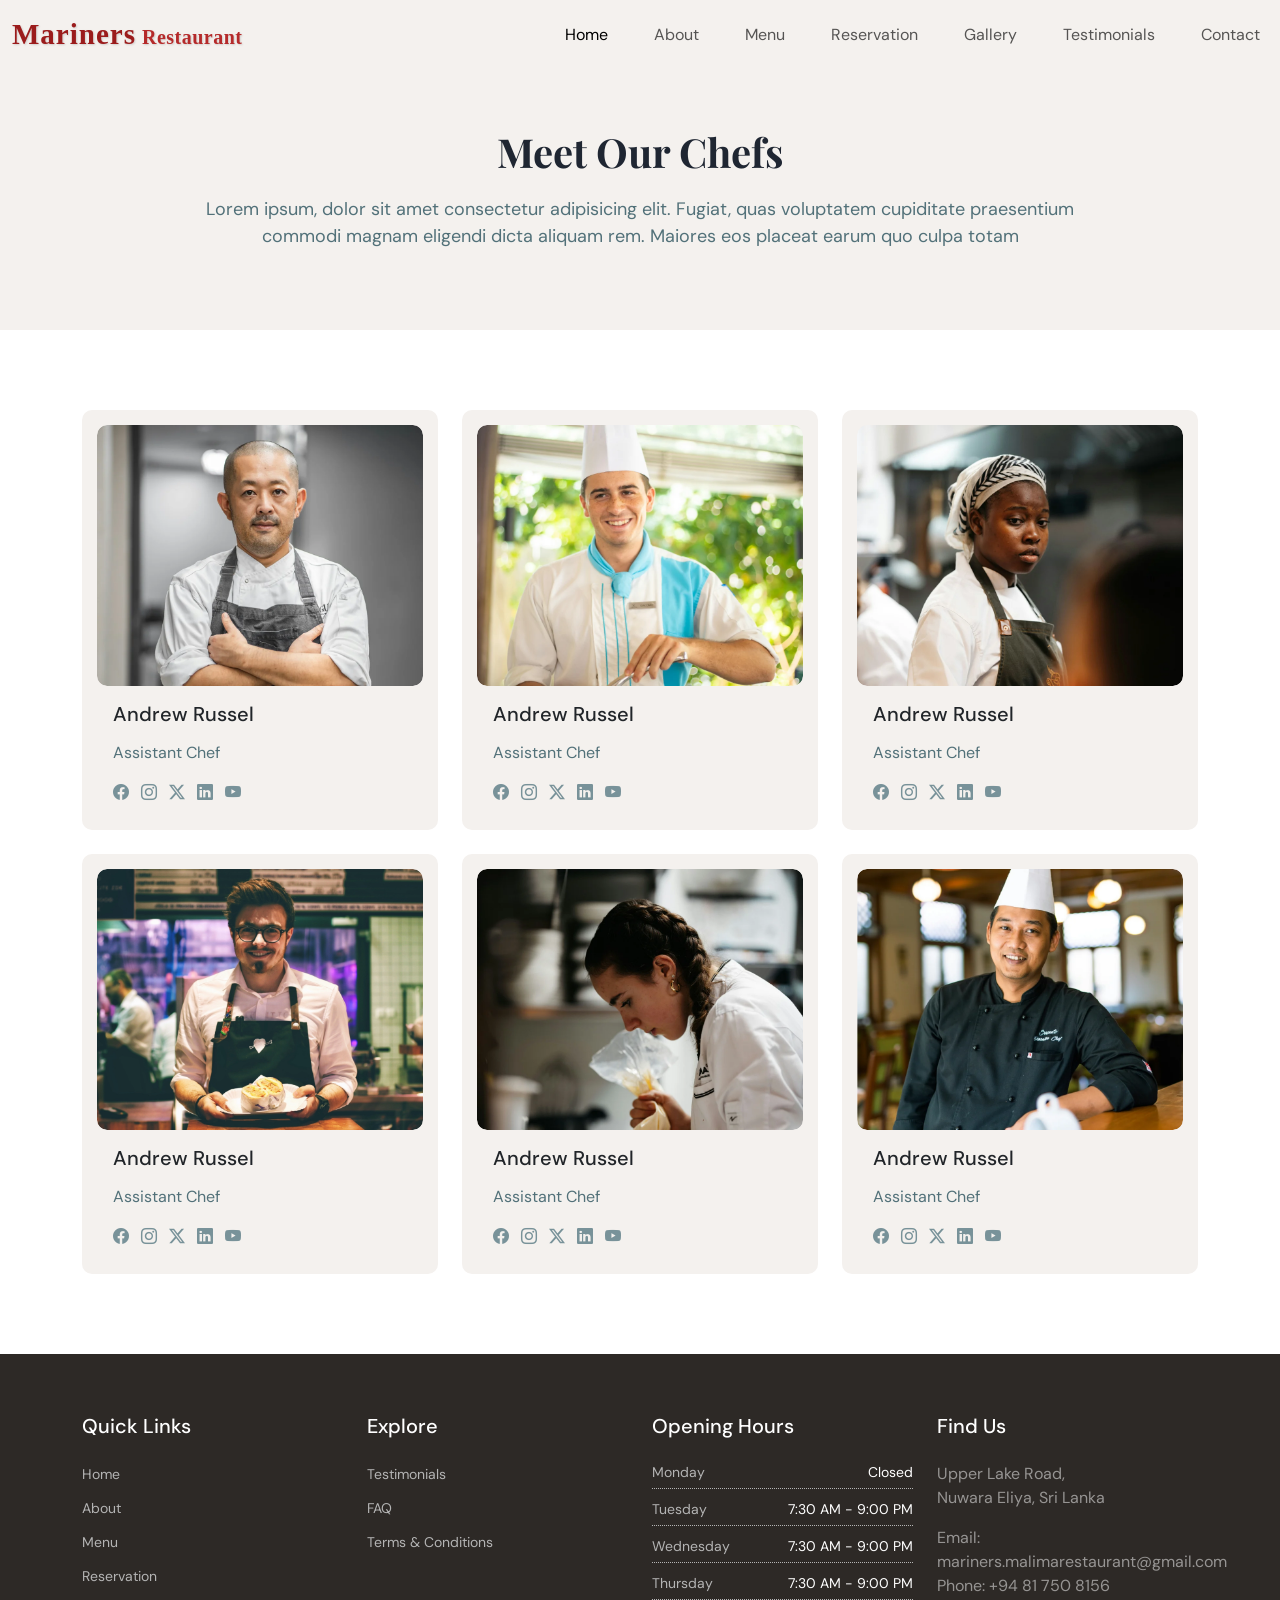
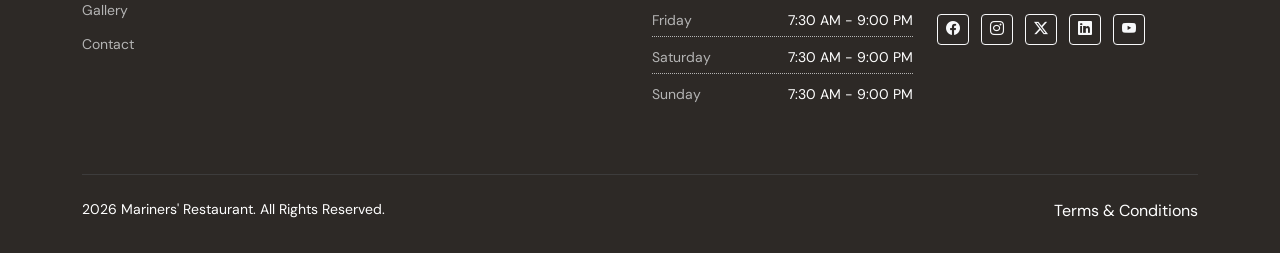
<file: our-chefs.html>
<!DOCTYPE html>
<html lang="en">

<head>
    <meta charset="utf-8" />
    <meta name="viewport" content="width=device-width, initial-scale=1" />

    <!-- For SEO -->
    <!-- Primary SEO -->
   <title>Mariners restaurant</title>
    <meta name="description" content="DinePro is a modern, responsive restaurant Bootstrap 5 template suitable for restaurants, cafés, bistros, and food businesses." />
    <meta name="robots" content="index, follow">
    <meta name="author" content="PrettyCodes" />

    <!-- Canonical (template placeholder) -->
    <link rel="canonical" href="https://www.DinePro.com/our-chefs.html" />

    <!-- Open Graph (Social Sharing) -->
    <meta property="og:title" content="DinePro – Restaurant Bootstrap 5 Template" />
    <meta property="og:description" content="A clean and modern Bootstrap 5 restaurant website template." />
    <meta property="og:image" content="assets/images/preview.jpg" />
    <meta property="og:type" content="website" />


    <!-- Styles -->
    <link href="https://cdn.jsdelivr.net/npm/bootstrap@5.3.8/dist/css/bootstrap.min.css" rel="stylesheet" integrity="sha384-sRIl4kxILFvY47J16cr9ZwB07vP4J8+LH7qKQnuqkuIAvNWLzeN8tE5YBujZqJLB" crossorigin="anonymous">
    <link rel="stylesheet" href="https://cdn.jsdelivr.net/npm/bootstrap-icons@1.11.3/font/bootstrap-icons.min.css">
    <link href="https://unpkg.com/aos@2.3.1/dist/aos.css" rel="stylesheet">
    <link rel="stylesheet" href="./assets/css/style.css" />
</head>

<body>

 <!-- Navbar -->

  <nav class="navbar navbar-expand-lg fixed-top custom-navbar navbar-theme-light navbar-light"> 
 
 
    <div class="container-fluid"> 
 
    <a class="navbar-brand" href="index.html"> <span class="restaurant-logo">Mariners <span>Restaurant</span></span> </a>  <button class="navbar-toggler" type="button" data-bs-toggle="collapse" data-bs-target="#navbarSupportedContent" aria-controls="navbarSupportedContent" aria-expanded="false" aria-label="Toggle navigation"> 
        <span class="navbar-toggler-icon"></span> 
      </button> 
 
      <!-- Nav items --> 
      <div class="collapse navbar-collapse" id="navbarSupportedContent"> 
        <ul class="navbar-nav ms-auto mb-2 mb-lg-0"> 
 
          <!-- Home --> 
                  <!-- Home --> 
        <li class="nav-item">
  <a class="nav-link active" href="index.html">
    Home
  </a>
</li>
 
          <li class="nav-item"> 
            <a class="nav-link" href="about.html">About</a> 
          </li> 
 
          <!-- Menu --> 
          <li class="nav-item"> 
            <a class="nav-link" href="menu-showcase.html">Menu</a> 
          </li> 
 
          <li class="nav-item"> 
            <a class="nav-link" href="reservation.html">Reservation</a> 
          </li> 

           <li class="nav-item"><a class="nav-link" href="gallery.html">Gallery</a></li>
             <li class="nav-item"><a class="nav-link" href="testimonials.html">Testimonials</a></li>  

          <li class="nav-item"> 
            <a class="nav-link" href="contact.html">Contact</a> 
          </li> 
 
        </ul> 
      </div> 
      <!-- Nav items end --> 
 
    </div> 
  </nav>
  <!-- Navbar End -->

    <!--   Title  -->

    <section class="our-menu sec-pad bg-light">
        <div class="container">
            <div class="row">
                <div class="col-md-10 offset-md-1">
                    <div class="text-center head1 pt-5">
                        <h1 class="page-title" data-aos="fade-up" data-aos-delay="0">Meet Our Chefs</h1>
                        <p class="mb-0" data-aos="fade-up" data-aos-delay="100">Lorem ipsum, dolor sit amet consectetur adipisicing elit. Fugiat, quas voluptatem cupiditate praesentium commodi magnam eligendi dicta aliquam rem. Maiores eos placeat earum quo culpa totam
                        </p>
                    </div>
                </div>
            </div>
        </div>
    </section>

    <!--   Title  End -->

    <!-- Our Chefs  -->

    <section class="sec-pad">
        <div class="container">
            <div class="row g-4 gy-0">
                <div class="col-md-4" data-aos="fade-up" data-aos-delay="0">
                    <div class="card card-team mb-0">
                        <div class="card-img-wrapper">
                            <img src="./assets/images/chef1.webp" class="card-img-top" alt="Andrew Russel">
                        </div>
                        <div class="card-body">
                            <h5 class="card-title">Andrew Russel</h5>
                            <p class="card-text">Assistant Chef</p>
                            <div class="social-links mt-3">
                                <a href="#" class="me-2"><i class="bi bi-facebook"></i></a>
                                <a href="#" class="me-2"><i class="bi bi-instagram"></i></a>
                                <a href="#" class="me-2"><i class="bi bi-twitter-x"></i></a>
                                <a href="#" class="me-2"><i class="bi bi-linkedin"></i></a>
                                <a href="#" class=""><i class="bi bi-youtube"></i></a>
                            </div>
                        </div>
                    </div>
                </div>

                <div class="col-md-4" data-aos="fade-up" data-aos-delay="100">
                    <div class="card card-team mb-0">
                        <div class="card-img-wrapper">
                            <img src="./assets/images/chef3.webp" class="card-img-top" alt="Andrew Russel">
                        </div>
                        <div class="card-body">
                            <h5 class="card-title">Andrew Russel</h5>
                            <p class="card-text">Assistant Chef</p>
                            <div class="social-links mt-3">
                                <a href="#" class="me-2"><i class="bi bi-facebook"></i></a>
                                <a href="#" class="me-2"><i class="bi bi-instagram"></i></a>
                                <a href="#" class="me-2"><i class="bi bi-twitter-x"></i></a>
                                <a href="#" class="me-2"><i class="bi bi-linkedin"></i></a>
                                <a href="#" class=""><i class="bi bi-youtube"></i></a>
                            </div>
                        </div>
                    </div>
                </div>

                <div class="col-md-4" data-aos="fade-up" data-aos-delay="200">
                    <div class="card card-team mb-0">
                        <div class="card-img-wrapper">
                            <img src="./assets/images/chef4.webp" class="card-img-top" alt="Andrew Russel">
                        </div>
                        <div class="card-body">
                            <h5 class="card-title">Andrew Russel</h5>
                            <p class="card-text">Assistant Chef</p>
                            <div class="social-links mt-3">
                                <a href="#" class="me-2"><i class="bi bi-facebook"></i></a>
                                <a href="#" class="me-2"><i class="bi bi-instagram"></i></a>
                                <a href="#" class="me-2"><i class="bi bi-twitter-x"></i></a>
                                <a href="#" class="me-2"><i class="bi bi-linkedin"></i></a>
                                <a href="#" class=""><i class="bi bi-youtube"></i></a>
                            </div>
                        </div>
                    </div>
                </div>

                <div class="col-md-4" data-aos="fade-up" data-aos-delay="300">
                    <div class="card card-team mb-0">
                        <div class="card-img-wrapper">
                            <img src="./assets/images/chef5.webp" class=" card-img-top" alt="Andrew Russel">
                        </div>
                        <div class="card-body">
                            <h5 class="card-title">Andrew Russel</h5>
                            <p class="card-text">Assistant Chef</p>
                            <div class="social-links mt-3">
                                <a href="#" class="me-2"><i class="bi bi-facebook"></i></a>
                                <a href="#" class="me-2"><i class="bi bi-instagram"></i></a>
                                <a href="#" class="me-2"><i class="bi bi-twitter-x"></i></a>
                                <a href="#" class="me-2"><i class="bi bi-linkedin"></i></a>
                                <a href="#" class=""><i class="bi bi-youtube"></i></a>
                            </div>
                        </div>
                    </div>
                </div>

                <div class="col-md-4" data-aos="fade-up" data-aos-delay="400">
                    <div class="card card-team mb-0">
                        <div class="card-img-wrapper">
                            <img src="./assets/images/chef7.webp" class="card-img-top" alt="Andrew Russel">
                        </div>
                        <div class="card-body">
                            <h5 class="card-title">Andrew Russel</h5>
                            <p class="card-text">Assistant Chef</p>
                            <div class="social-links mt-3">
                                <a href="#" class="me-2"><i class="bi bi-facebook"></i></a>
                                <a href="#" class="me-2"><i class="bi bi-instagram"></i></a>
                                <a href="#" class="me-2"><i class="bi bi-twitter-x"></i></a>
                                <a href="#" class="me-2"><i class="bi bi-linkedin"></i></a>
                                <a href="#" class=""><i class="bi bi-youtube"></i></a>
                            </div>
                        </div>
                    </div>
                </div>

                <div class="col-md-4" data-aos="fade-up" data-aos-delay="500">
                    <div class="card card-team mb-0">
                        <div class="card-img-wrapper">
                            <img src="./assets/images/chef6.webp" class="card-img-top" alt="Andrew Russel">
                        </div>
                        <div class="card-body">
                            <h5 class="card-title">Andrew Russel</h5>
                            <p class="card-text">Assistant Chef</p>
                            <div class="social-links mt-3">
                                <a href="#" class="me-2"><i class="bi bi-facebook"></i></a>
                                <a href="#" class="me-2"><i class="bi bi-instagram"></i></a>
                                <a href="#" class="me-2"><i class="bi bi-twitter-x"></i></a>
                                <a href="#" class="me-2"><i class="bi bi-linkedin"></i></a>
                                <a href="#" class=""><i class="bi bi-youtube"></i></a>
                            </div>
                        </div>
                    </div>
                </div>
            </div>
        </div>
    </section>

    <!-- Our Chefs End  -->

    <!-- Footer -->

       <footer class="footer-one"> 
    <div class="container"> 
      <div class="row"> 
 
        <div class="col-lg-3"> 
          <h5 class="mb-4 text-primary">Quick Links</h5> 
          <ul class="footer-links"> 
            <li><a href="index.html" class="btn-link">Home</a></li> 
            <li><a href="about.html" class="btn-link">About</a></li> 
            <li><a href="menu-showcase.html" class="btn-link">Menu</a></li> 
            <li><a href="reservation.html" class="btn-link">Reservation</a></li> 
            <li><a href="gallery.html" class="btn-link">Gallery</a></li> 
            <li><a href="contact.html" class="btn-link">Contact</a></li> 
          </ul> 
        </div> 
 
        <div class="col-lg-3"> 
          <h5 class="mb-4 text-primary">Explore</h5> 
          <ul class="footer-links"> 
            <li><a href="testimonials.html" class="btn-link">Testimonials</a></li> 
            <li><a href="faq.html" class="btn-link">FAQ</a></li> 
            <li><a href="terms-and-conditions.html" class="btn-link">Terms & Conditions</a></li> 
           
          </ul> 
        </div> 
 
        <div class="col-lg-3"> 
          <h5 class="mb-4 text-primary">Opening Hours</h5> 
          <ul class="timing-list"> 
            <li>Monday<span>Closed</span></li> 
            <li>Tuesday<span>7:30 AM - 9:00 PM</span></li> 
            <li>Wednesday<span>7:30 AM - 9:00 PM</span></li> 
            <li>Thursday<span>7:30 AM - 9:00 PM</span></li> 
            <li>Friday<span>7:30 AM - 9:00 PM</span></li> 
            <li>Saturday<span>7:30 AM - 9:00 PM</span></li> 
            <li>Sunday<span>7:30 AM - 9:00 PM</span></li> 
          </ul> 
        </div> 
 
        <div class="col-lg-3"> 
          <h5 class="mb-4 text-primary">Find Us</h5> 
          <p class="text-white-50"> 
            Upper Lake Road,<br> 
            Nuwara Eliya, Sri Lanka 
          </p> 
          <p class="text-white-50"> 
            Email: mariners.malimarestaurant@gmail.com<br> 
            Phone: +94 81 750 8156 
          </p> 
          <div class="social-links mt-3"> 
            <a href="#" class="btn btn-outline-light btn-sm me-2"><i class="bi bi-facebook"></i></a> 
            <a href="#" class="btn btn-outline-light btn-sm me-2"><i class="bi bi-instagram"></i></a> 
            <a href="#" class="btn btn-outline-light btn-sm me-2"><i class="bi bi-twitter-x"></i></a> 
            <a href="#" class="btn btn-outline-light btn-sm me-2"><i class="bi bi-linkedin"></i></a> 
            <a href="#" class="btn btn-outline-light btn-sm"><i class="bi bi-youtube"></i></a> 
          </div> 
        </div> 
 
      </div> 
 
      <hr class="mt-5 mb-4 border-secondary"> 
 
      <div class="row copyright"> 
        <div class="col-md-6 text-md-start"> 
          <p class="mb-0">2026 Mariners' Restaurant. All Rights Reserved.</p> 
        </div> 
        <div class="col-md-6 d-flex justify-content-md-end mt-3 mt-md-0"> 
          <a href="terms-and-conditions.html" class="btn-link">Terms & Conditions</a> 
        </div> 
      </div> 
  </footer> 
    <!-- Footer End -->

    <script src="https://cdn.jsdelivr.net/npm/bootstrap@5.3.8/dist/js/bootstrap.bundle.min.js" integrity="sha384-FKyoEForCGlyvwx9Hj09JcYn3nv7wiPVlz7YYwJrWVcXK/BmnVDxM+D2scQbITxI" crossorigin="anonymous"></script>
    <script src="https://unpkg.com/aos@2.3.1/dist/aos.js"></script>
    <script src="assets/js/app.js"></script>
</body>

</html>
</file>
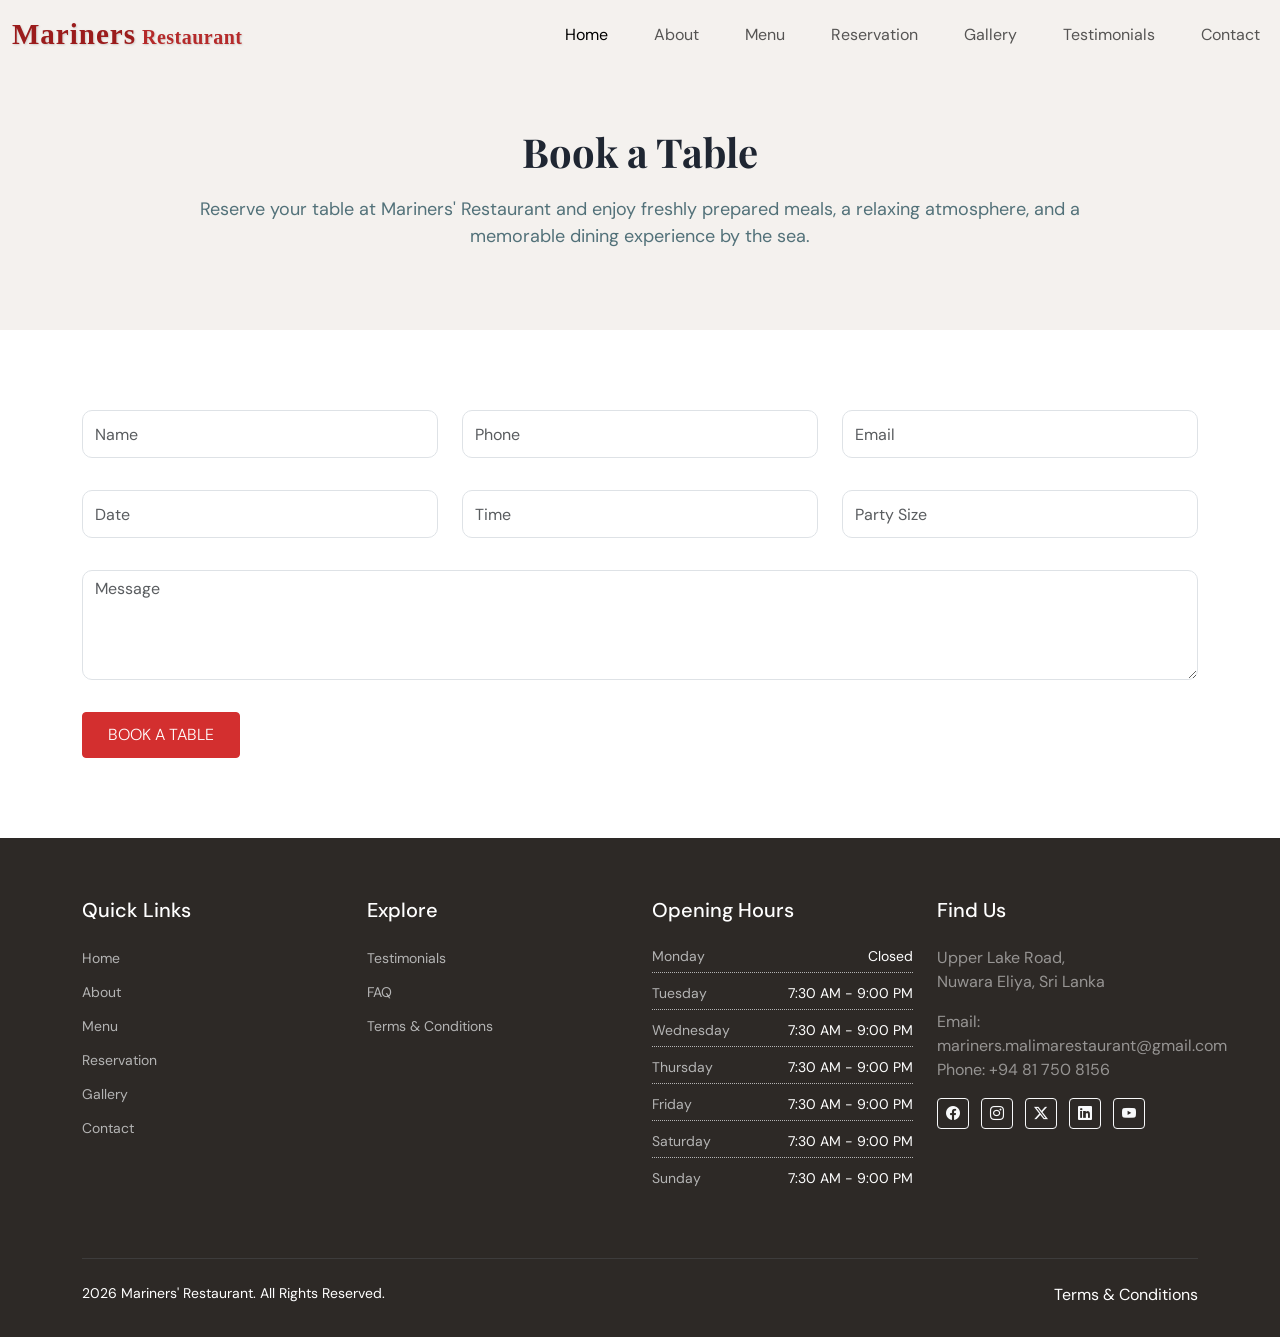
<file: reservation.html>
<!DOCTYPE html>
<html lang="en">

<head>
    <meta charset="utf-8" />
    <meta name="viewport" content="width=device-width, initial-scale=1" />

    <!-- For SEO -->
    <!-- Primary SEO -->
   <title>Mariners restaurant</title>
    <meta name="description" content="DinePro is a modern, responsive restaurant Bootstrap 5 template suitable for restaurants, cafés, bistros, and food businesses." />
    <meta name="robots" content="index, follow">
    <meta name="author" content="PrettyCodes" />

    <!-- Canonical (template placeholder) -->
    <link rel="canonical" href="https://www.DinePro.com/reservation.html" />

    <!-- Open Graph (Social Sharing) -->
    <meta property="og:title" content="DinePro – Restaurant Bootstrap 5 Template" />
    <meta property="og:description" content="A clean and modern Bootstrap 5 restaurant website template." />
    <meta property="og:image" content="assets/images/preview.jpg" />
    <meta property="og:type" content="website" />


    <!-- Styles -->
    <link href="https://cdn.jsdelivr.net/npm/bootstrap@5.3.8/dist/css/bootstrap.min.css" rel="stylesheet" integrity="sha384-sRIl4kxILFvY47J16cr9ZwB07vP4J8+LH7qKQnuqkuIAvNWLzeN8tE5YBujZqJLB" crossorigin="anonymous">
    <link rel="stylesheet" href="https://cdn.jsdelivr.net/npm/bootstrap-icons@1.11.3/font/bootstrap-icons.min.css">
    <link href="https://unpkg.com/aos@2.3.1/dist/aos.css" rel="stylesheet">
    <link rel="stylesheet" href="./assets/css/style.css" />
</head>

<body>

 <!-- Navbar -->

  <nav class="navbar navbar-expand-lg fixed-top custom-navbar navbar-theme-light navbar-light"> 
 
 
    <div class="container-fluid"> 
 
    <a class="navbar-brand" href="index.html"> <span class="restaurant-logo">Mariners <span>Restaurant</span></span> </a>  <button class="navbar-toggler" type="button" data-bs-toggle="collapse" data-bs-target="#navbarSupportedContent" aria-controls="navbarSupportedContent" aria-expanded="false" aria-label="Toggle navigation"> 
        <span class="navbar-toggler-icon"></span> 
      </button> 
 
      <!-- Nav items --> 
      <div class="collapse navbar-collapse" id="navbarSupportedContent"> 
        <ul class="navbar-nav ms-auto mb-2 mb-lg-0"> 
 
          <!-- Home --> 
                  <!-- Home --> 
        <li class="nav-item">
  <a class="nav-link active" href="index.html">
    Home
  </a>
</li>
 
          <li class="nav-item"> 
            <a class="nav-link" href="about.html">About</a> 
          </li> 
 
          <!-- Menu --> 
          <li class="nav-item"> 
            <a class="nav-link" href="menu-showcase.html">Menu</a> 
          </li> 
 
          <li class="nav-item"> 
            <a class="nav-link" href="reservation.html">Reservation</a> 
          </li> 

           <li class="nav-item"><a class="nav-link" href="gallery.html">Gallery</a></li>
             <li class="nav-item"><a class="nav-link" href="testimonials.html">Testimonials</a></li>  

          <li class="nav-item"> 
            <a class="nav-link" href="contact.html">Contact</a> 
          </li> 
 
        </ul> 
      </div> 
      <!-- Nav items end --> 
 
    </div> 
  </nav>
  <!-- Navbar End -->

    <!--   Title  -->

    <section class="our-menu sec-pad bg-light">
        <div class="container">
            <div class="row">
                <div class="col-md-10 offset-md-1">
                    <div class="text-center head1 pt-5">
                        <h1 class="page-title" data-aos="fade-up" data-aos-delay="0">Book a Table</h1>
                        <p class="mb-0" data-aos="fade-up" data-aos-delay="100">Reserve your table at Mariners' Restaurant and enjoy freshly prepared meals, a relaxing atmosphere, and a memorable dining experience by the sea.
                        </p>
                    </div>
                </div>
            </div>
        </div>
    </section>

    <!--   Title  End -->

    <!-- Book A Table  -->

    <section class="book-a-table-classic sec-pad">
        <div class="container">

            <div class="booking-form">
                <form>
                    <div class="row">
                        <div class="col-md-4" data-aos="fade-up" data-aos-delay="0">
                            <input type="text" class="form-control" placeholder="Name" required>
                        </div>
                        <div class="col-md-4" data-aos="fade-up" data-aos-delay="100">
                            <input type="text" class="form-control" placeholder="Phone" required>
                        </div>
                        <div class="col-md-4" data-aos="fade-up" data-aos-delay="200">
                            <input type="email" class="form-control" placeholder="Email" required>
                        </div>
                        <div class="col-md-4" data-aos="fade-up" data-aos-delay="300">
                            <input type="text" class="form-control" placeholder="Date" required>
                        </div>
                        <div class="col-md-4" data-aos="fade-up" data-aos-delay="400">
                            <input type="text" class="form-control" placeholder="Time" required>
                        </div>
                        <div class="col-md-4" data-aos="fade-up" data-aos-delay="500">
                            <input type="text" class="form-control" placeholder="Party Size" required>
                        </div>
                        <div class="col-md-12">
                            <textarea class="form-control mb-0" placeholder="Message" rows="4" data-aos="fade-up" data-aos-delay="600"></textarea>
                            <button type="submit" class="btn btn-primary btn-wide btn-shine" data-aos="fade-up" data-aos-delay="700">Book a table</button>
                        </div>

                    </div>
                </form>
            </div>

        </div>
    </section>

    <!-- Book A Table  End -->

    <!-- Footer -->

       <footer class="footer-one"> 
    <div class="container"> 
      <div class="row"> 
 
        <div class="col-lg-3"> 
          <h5 class="mb-4 text-primary">Quick Links</h5> 
          <ul class="footer-links"> 
            <li><a href="index.html" class="btn-link">Home</a></li> 
            <li><a href="about.html" class="btn-link">About</a></li> 
            <li><a href="menu-showcase.html" class="btn-link">Menu</a></li> 
            <li><a href="reservation.html" class="btn-link">Reservation</a></li> 
            <li><a href="gallery.html" class="btn-link">Gallery</a></li> 
            <li><a href="contact.html" class="btn-link">Contact</a></li> 
          </ul> 
        </div> 
 
        <div class="col-lg-3"> 
          <h5 class="mb-4 text-primary">Explore</h5> 
          <ul class="footer-links"> 
            <li><a href="testimonials.html" class="btn-link">Testimonials</a></li> 
            <li><a href="faq.html" class="btn-link">FAQ</a></li> 
            <li><a href="terms-and-conditions.html" class="btn-link">Terms & Conditions</a></li> 
           
          </ul> 
        </div> 
 
        <div class="col-lg-3"> 
          <h5 class="mb-4 text-primary">Opening Hours</h5> 
          <ul class="timing-list"> 
            <li>Monday<span>Closed</span></li> 
            <li>Tuesday<span>7:30 AM - 9:00 PM</span></li> 
            <li>Wednesday<span>7:30 AM - 9:00 PM</span></li> 
            <li>Thursday<span>7:30 AM - 9:00 PM</span></li> 
            <li>Friday<span>7:30 AM - 9:00 PM</span></li> 
            <li>Saturday<span>7:30 AM - 9:00 PM</span></li> 
            <li>Sunday<span>7:30 AM - 9:00 PM</span></li> 
          </ul> 
        </div> 
 
        <div class="col-lg-3"> 
          <h5 class="mb-4 text-primary">Find Us</h5> 
          <p class="text-white-50"> 
            Upper Lake Road,<br> 
            Nuwara Eliya, Sri Lanka 
          </p> 
          <p class="text-white-50"> 
            Email: mariners.malimarestaurant@gmail.com<br> 
            Phone: +94 81 750 8156 
          </p> 
          <div class="social-links mt-3"> 
            <a href="#" class="btn btn-outline-light btn-sm me-2"><i class="bi bi-facebook"></i></a> 
            <a href="#" class="btn btn-outline-light btn-sm me-2"><i class="bi bi-instagram"></i></a> 
            <a href="#" class="btn btn-outline-light btn-sm me-2"><i class="bi bi-twitter-x"></i></a> 
            <a href="#" class="btn btn-outline-light btn-sm me-2"><i class="bi bi-linkedin"></i></a> 
            <a href="#" class="btn btn-outline-light btn-sm"><i class="bi bi-youtube"></i></a> 
          </div> 
        </div> 
 
      </div> 
 
      <hr class="mt-5 mb-4 border-secondary"> 
 
      <div class="row copyright"> 
        <div class="col-md-6 text-md-start"> 
          <p class="mb-0">2026 Mariners' Restaurant. All Rights Reserved.</p> 
        </div> 
        <div class="col-md-6 d-flex justify-content-md-end mt-3 mt-md-0"> 
          <a href="terms-and-conditions.html" class="btn-link">Terms & Conditions</a> 
        </div> 
      </div> 
  </footer> 
    <!-- Footer End -->

    <script src="https://cdn.jsdelivr.net/npm/bootstrap@5.3.8/dist/js/bootstrap.bundle.min.js" integrity="sha384-FKyoEForCGlyvwx9Hj09JcYn3nv7wiPVlz7YYwJrWVcXK/BmnVDxM+D2scQbITxI" crossorigin="anonymous"></script>
    <script src="https://unpkg.com/aos@2.3.1/dist/aos.js"></script>
    <script src="assets/js/app.js"></script>
</body>

</html>
</file>
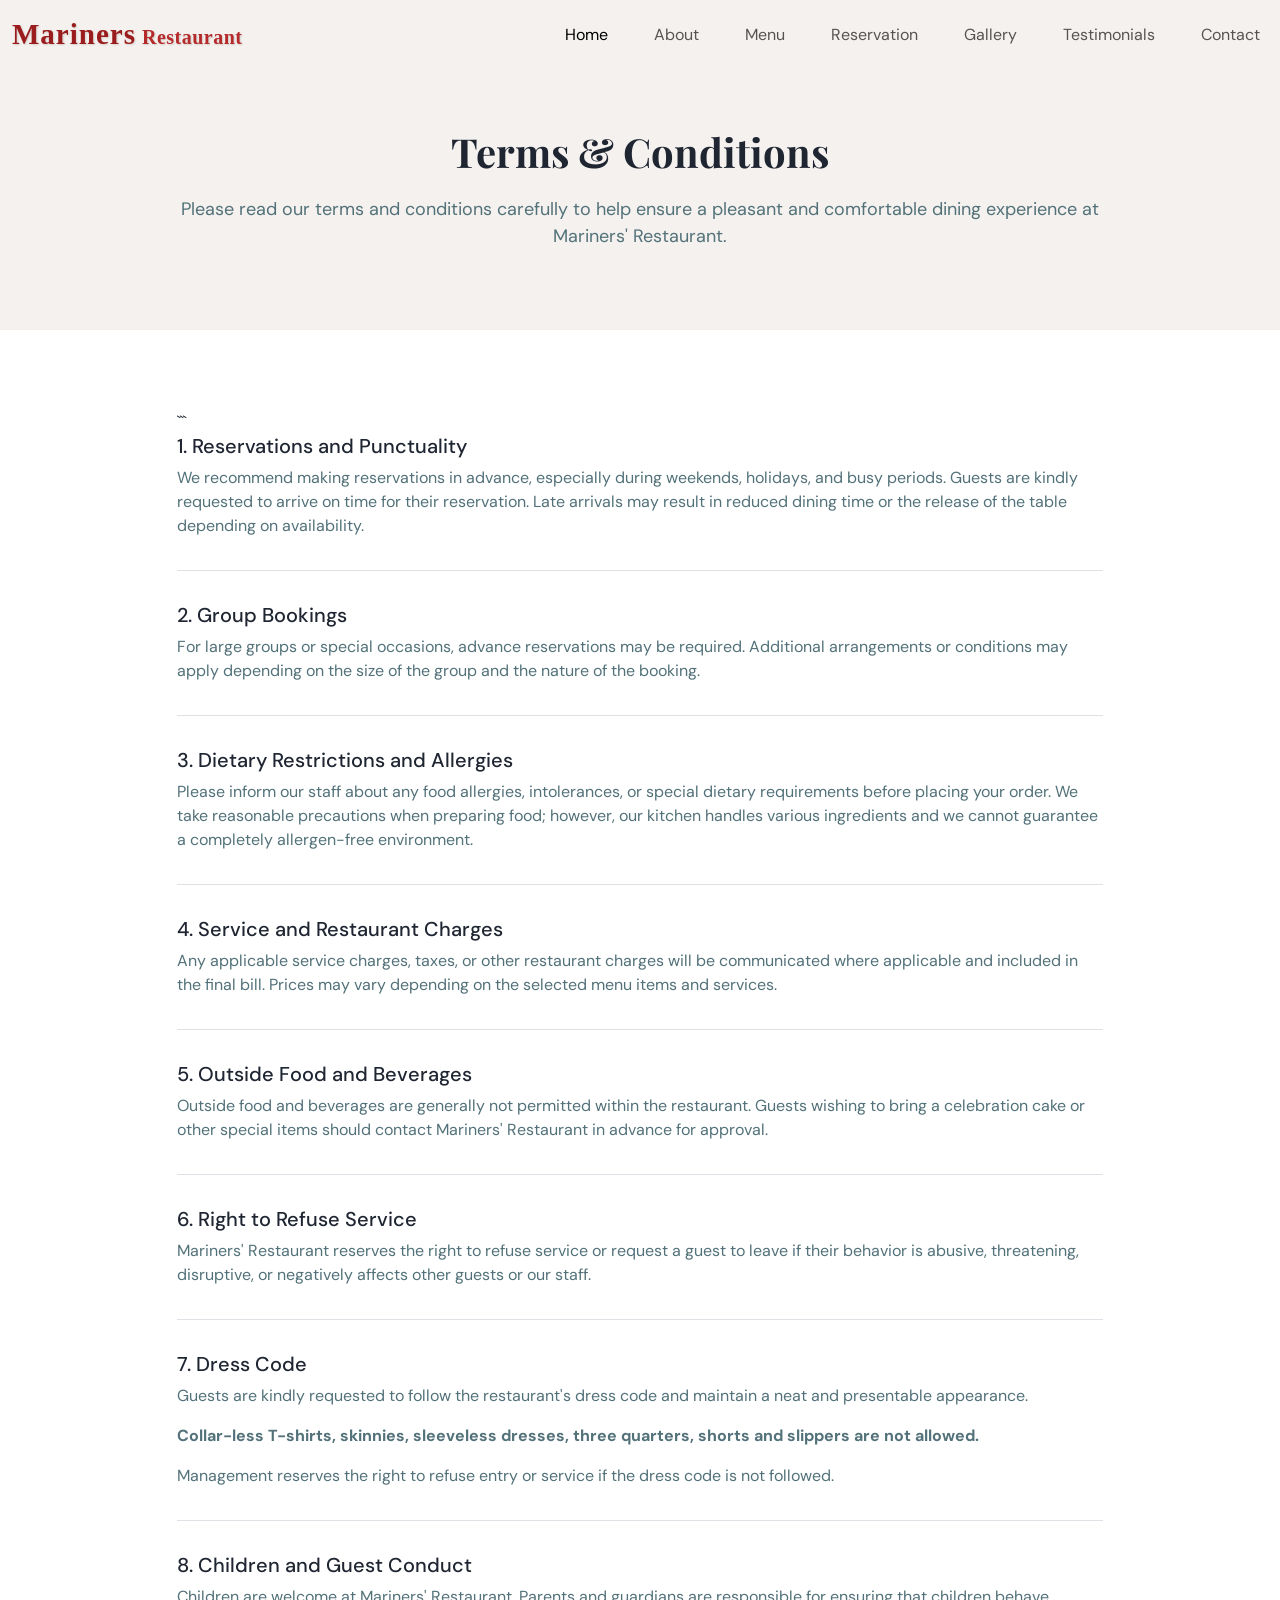
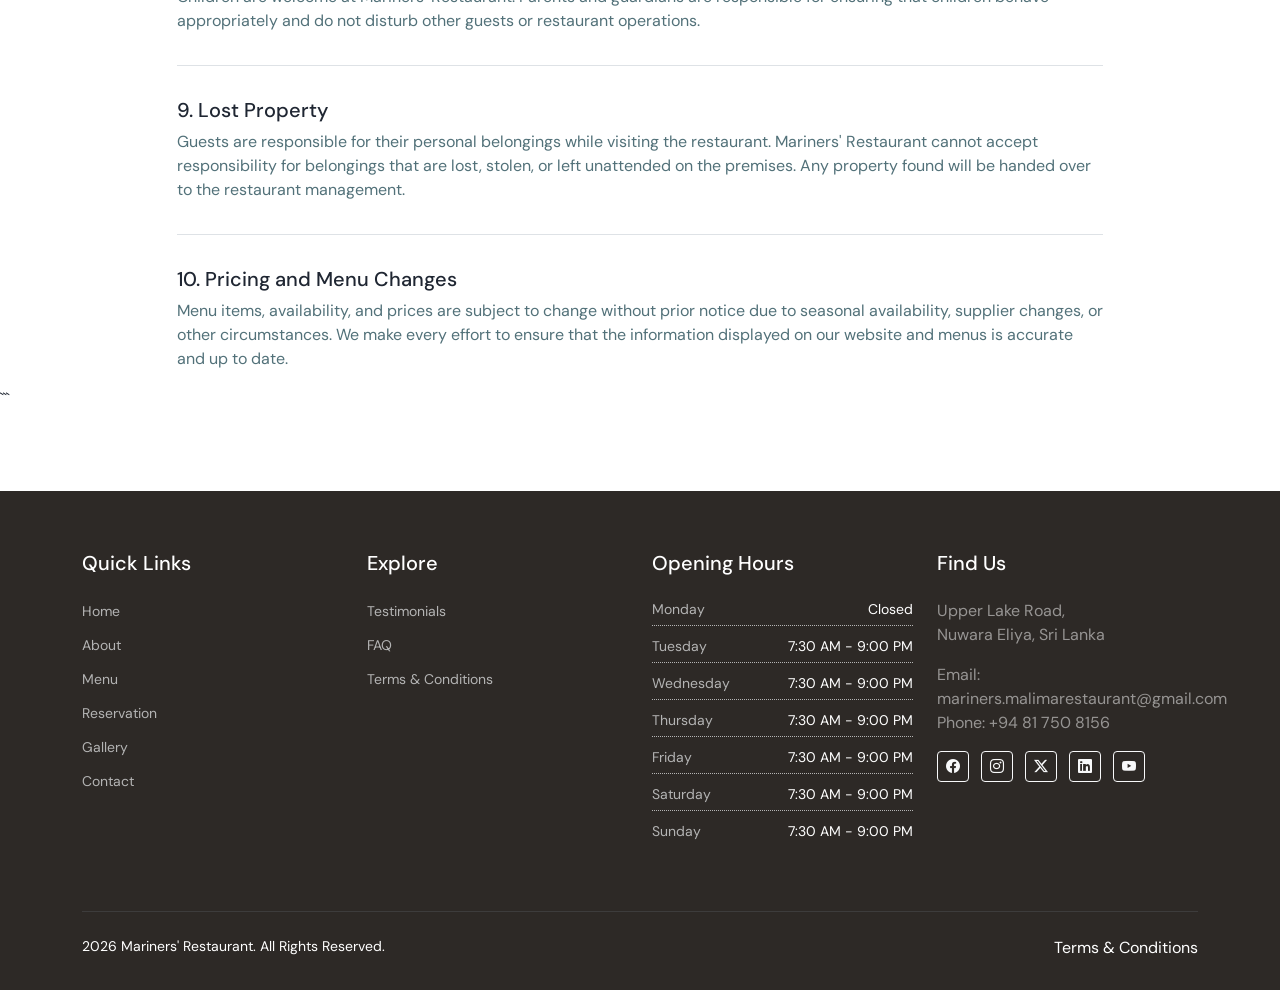
<file: terms-and-conditions.html>
<!DOCTYPE html>
<html lang="en">

<head>
    <meta charset="utf-8" />
    <meta name="viewport" content="width=device-width, initial-scale=1" />

    <!-- For SEO -->
    <!-- Primary SEO -->
   <title>Mariners restaurant</title>
    <meta name="description" content="DinePro is a modern, responsive restaurant Bootstrap 5 template suitable for restaurants, cafés, bistros, and food businesses." />
    <meta name="robots" content="index, follow">
    <meta name="author" content="PrettyCodes" />

    <!-- Canonical (template placeholder) -->
    <link rel="canonical" href="https://www.DinePro.com/terms-and-conditions.html" />

    <!-- Open Graph (Social Sharing) -->
    <meta property="og:title" content="DinePro – Restaurant Bootstrap 5 Template" />
    <meta property="og:description" content="A clean and modern Bootstrap 5 restaurant website template." />
    <meta property="og:image" content="assets/images/preview.jpg" />
    <meta property="og:type" content="website" />



    <!-- Styles -->
    <link href="https://cdn.jsdelivr.net/npm/bootstrap@5.3.8/dist/css/bootstrap.min.css" rel="stylesheet" integrity="sha384-sRIl4kxILFvY47J16cr9ZwB07vP4J8+LH7qKQnuqkuIAvNWLzeN8tE5YBujZqJLB" crossorigin="anonymous">
    <link rel="stylesheet" href="https://cdn.jsdelivr.net/npm/bootstrap-icons@1.11.3/font/bootstrap-icons.min.css">
    <link href="https://unpkg.com/aos@2.3.1/dist/aos.css" rel="stylesheet">
    <link rel="stylesheet" href="./assets/css/style.css" />
</head>

<body>

 <!-- Navbar -->

  <nav class="navbar navbar-expand-lg fixed-top custom-navbar navbar-theme-light navbar-light"> 
 
 
    <div class="container-fluid"> 
 
    <a class="navbar-brand" href="index.html"> <span class="restaurant-logo">Mariners <span>Restaurant</span></span> </a>  <button class="navbar-toggler" type="button" data-bs-toggle="collapse" data-bs-target="#navbarSupportedContent" aria-controls="navbarSupportedContent" aria-expanded="false" aria-label="Toggle navigation"> 
        <span class="navbar-toggler-icon"></span> 
      </button> 
 
      <!-- Nav items --> 
      <div class="collapse navbar-collapse" id="navbarSupportedContent"> 
        <ul class="navbar-nav ms-auto mb-2 mb-lg-0"> 
 
          <!-- Home --> 
                  <!-- Home --> 
        <li class="nav-item">
  <a class="nav-link active" href="index.html">
    Home
  </a>
</li>
 
          <li class="nav-item"> 
            <a class="nav-link" href="about.html">About</a> 
          </li> 
 
          <!-- Menu --> 
          <li class="nav-item"> 
            <a class="nav-link" href="menu-showcase.html">Menu</a> 
          </li> 
 
          <li class="nav-item"> 
            <a class="nav-link" href="reservation.html">Reservation</a> 
          </li> 

           <li class="nav-item"><a class="nav-link" href="gallery.html">Gallery</a></li>
             <li class="nav-item"><a class="nav-link" href="testimonials.html">Testimonials</a></li>  

          <li class="nav-item"> 
            <a class="nav-link" href="contact.html">Contact</a> 
          </li> 
 
        </ul> 
      </div> 
      <!-- Nav items end --> 
 
    </div> 
  </nav>
  <!-- Navbar End -->

    <!--   Title  -->

    <section class="our-menu sec-pad bg-light">
    <div class="container">
        <div class="row">
            <div class="col-md-10 offset-md-1">
                <div class="text-center head1 pt-5">
                    <h1 class="page-title" data-aos="fade-up" data-aos-delay="0">Terms & Conditions</h1>
                    <p class="mb-0" data-aos="fade-up" data-aos-delay="100">
                        Please read our terms and conditions carefully to help ensure a pleasant and comfortable dining experience at Mariners' Restaurant.
                    </p>
                </div>
            </div>
        </div>
    </div>
</section>

<!--   Title  End -->

<!-- Our Terms -->

<section class="sec-pad terms-section">
    <div class="container">
        <div class="row">
            <div class="col-md-10 offset-md-1">

```
            <div data-aos="fade-up" data-aos-delay="0">
                <h5>1. Reservations and Punctuality</h5>
                <p>
                    We recommend making reservations in advance, especially during weekends, holidays, and busy periods. Guests are kindly requested to arrive on time for their reservation. Late arrivals may result in reduced dining time or the release of the table depending on availability.
                </p>
                <hr>
            </div>

            <div data-aos="fade-up" data-aos-delay="100">
                <h5>2. Group Bookings</h5>
                <p>
                    For large groups or special occasions, advance reservations may be required. Additional arrangements or conditions may apply depending on the size of the group and the nature of the booking.
                </p>
                <hr>
            </div>

            <div data-aos="fade-up" data-aos-delay="200">
                <h5>3. Dietary Restrictions and Allergies</h5>
                <p>
                    Please inform our staff about any food allergies, intolerances, or special dietary requirements before placing your order. We take reasonable precautions when preparing food; however, our kitchen handles various ingredients and we cannot guarantee a completely allergen-free environment.
                </p>
                <hr>
            </div>

            <div data-aos="fade-up" data-aos-delay="300">
                <h5>4. Service and Restaurant Charges</h5>
                <p>
                    Any applicable service charges, taxes, or other restaurant charges will be communicated where applicable and included in the final bill. Prices may vary depending on the selected menu items and services.
                </p>
                <hr>
            </div>

            <div data-aos="fade-up" data-aos-delay="400">
                <h5>5. Outside Food and Beverages</h5>
                <p>
                    Outside food and beverages are generally not permitted within the restaurant. Guests wishing to bring a celebration cake or other special items should contact Mariners' Restaurant in advance for approval.
                </p>
                <hr>
            </div>

            <div data-aos="fade-up" data-aos-delay="500">
                <h5>6. Right to Refuse Service</h5>
                <p>
                    Mariners' Restaurant reserves the right to refuse service or request a guest to leave if their behavior is abusive, threatening, disruptive, or negatively affects other guests or our staff.
                </p>
                <hr>
            </div>

            <div data-aos="fade-up" data-aos-delay="600">
                <h5>7. Dress Code</h5>
                <p>
                    Guests are kindly requested to follow the restaurant's dress code and maintain a neat and presentable appearance.
                </p>
                <p>
                    <strong>Collar-less T-shirts, skinnies, sleeveless dresses, three quarters, shorts and slippers are not allowed.</strong>
                </p>
                <p>
                    Management reserves the right to refuse entry or service if the dress code is not followed.
                </p>
                <hr>
            </div>

            <div data-aos="fade-up" data-aos-delay="700">
                <h5>8. Children and Guest Conduct</h5>
                <p>
                    Children are welcome at Mariners' Restaurant. Parents and guardians are responsible for ensuring that children behave appropriately and do not disturb other guests or restaurant operations.
                </p>
                <hr>
            </div>

            <div data-aos="fade-up" data-aos-delay="800">
                <h5>9. Lost Property</h5>
                <p>
                    Guests are responsible for their personal belongings while visiting the restaurant. Mariners' Restaurant cannot accept responsibility for belongings that are lost, stolen, or left unattended on the premises. Any property found will be handed over to the restaurant management.
                </p>
                <hr>
            </div>

            <div data-aos="fade-up" data-aos-delay="900">
                <h5>10. Pricing and Menu Changes</h5>
                <p>
                    Menu items, availability, and prices are subject to change without prior notice due to seasonal availability, supplier changes, or other circumstances. We make every effort to ensure that the information displayed on our website and menus is accurate and up to date.
                </p>
            </div>

        </div>
    </div>
</div>
```

</section>

<!-- Our Terms End  -->


    <!-- Footer -->

       <footer class="footer-one"> 
    <div class="container"> 
      <div class="row"> 
 
        <div class="col-lg-3"> 
          <h5 class="mb-4 text-primary">Quick Links</h5> 
          <ul class="footer-links"> 
            <li><a href="index.html" class="btn-link">Home</a></li> 
            <li><a href="about.html" class="btn-link">About</a></li> 
            <li><a href="menu-showcase.html" class="btn-link">Menu</a></li> 
            <li><a href="reservation.html" class="btn-link">Reservation</a></li> 
            <li><a href="gallery.html" class="btn-link">Gallery</a></li> 
            <li><a href="contact.html" class="btn-link">Contact</a></li> 
          </ul> 
        </div> 
 
        <div class="col-lg-3"> 
          <h5 class="mb-4 text-primary">Explore</h5> 
          <ul class="footer-links"> 
            <li><a href="testimonials.html" class="btn-link">Testimonials</a></li> 
            <li><a href="faq.html" class="btn-link">FAQ</a></li> 
            <li><a href="terms-and-conditions.html" class="btn-link">Terms & Conditions</a></li> 
           
          </ul> 
        </div> 
 
        <div class="col-lg-3"> 
          <h5 class="mb-4 text-primary">Opening Hours</h5> 
          <ul class="timing-list"> 
            <li>Monday<span>Closed</span></li> 
            <li>Tuesday<span>7:30 AM - 9:00 PM</span></li> 
            <li>Wednesday<span>7:30 AM - 9:00 PM</span></li> 
            <li>Thursday<span>7:30 AM - 9:00 PM</span></li> 
            <li>Friday<span>7:30 AM - 9:00 PM</span></li> 
            <li>Saturday<span>7:30 AM - 9:00 PM</span></li> 
            <li>Sunday<span>7:30 AM - 9:00 PM</span></li> 
          </ul> 
        </div> 
 
        <div class="col-lg-3"> 
          <h5 class="mb-4 text-primary">Find Us</h5> 
          <p class="text-white-50"> 
            Upper Lake Road,<br> 
            Nuwara Eliya, Sri Lanka 
          </p> 
          <p class="text-white-50"> 
            Email: mariners.malimarestaurant@gmail.com<br> 
            Phone: +94 81 750 8156 
          </p> 
          <div class="social-links mt-3"> 
            <a href="#" class="btn btn-outline-light btn-sm me-2"><i class="bi bi-facebook"></i></a> 
            <a href="#" class="btn btn-outline-light btn-sm me-2"><i class="bi bi-instagram"></i></a> 
            <a href="#" class="btn btn-outline-light btn-sm me-2"><i class="bi bi-twitter-x"></i></a> 
            <a href="#" class="btn btn-outline-light btn-sm me-2"><i class="bi bi-linkedin"></i></a> 
            <a href="#" class="btn btn-outline-light btn-sm"><i class="bi bi-youtube"></i></a> 
          </div> 
        </div> 
 
      </div> 
 
      <hr class="mt-5 mb-4 border-secondary"> 
 
      <div class="row copyright"> 
        <div class="col-md-6 text-md-start"> 
          <p class="mb-0">2026 Mariners' Restaurant. All Rights Reserved.</p> 
        </div> 
        <div class="col-md-6 d-flex justify-content-md-end mt-3 mt-md-0"> 
          <a href="terms-and-conditions.html" class="btn-link">Terms & Conditions</a> 
        </div> 
      </div> 
  </footer> 
    <!-- Footer End -->

    <script src="https://cdn.jsdelivr.net/npm/bootstrap@5.3.8/dist/js/bootstrap.bundle.min.js" integrity="sha384-FKyoEForCGlyvwx9Hj09JcYn3nv7wiPVlz7YYwJrWVcXK/BmnVDxM+D2scQbITxI" crossorigin="anonymous"></script>
    <script src="https://unpkg.com/aos@2.3.1/dist/aos.js"></script>
    <script src="assets/js/app.js"></script>
</body>

</html>
</file>
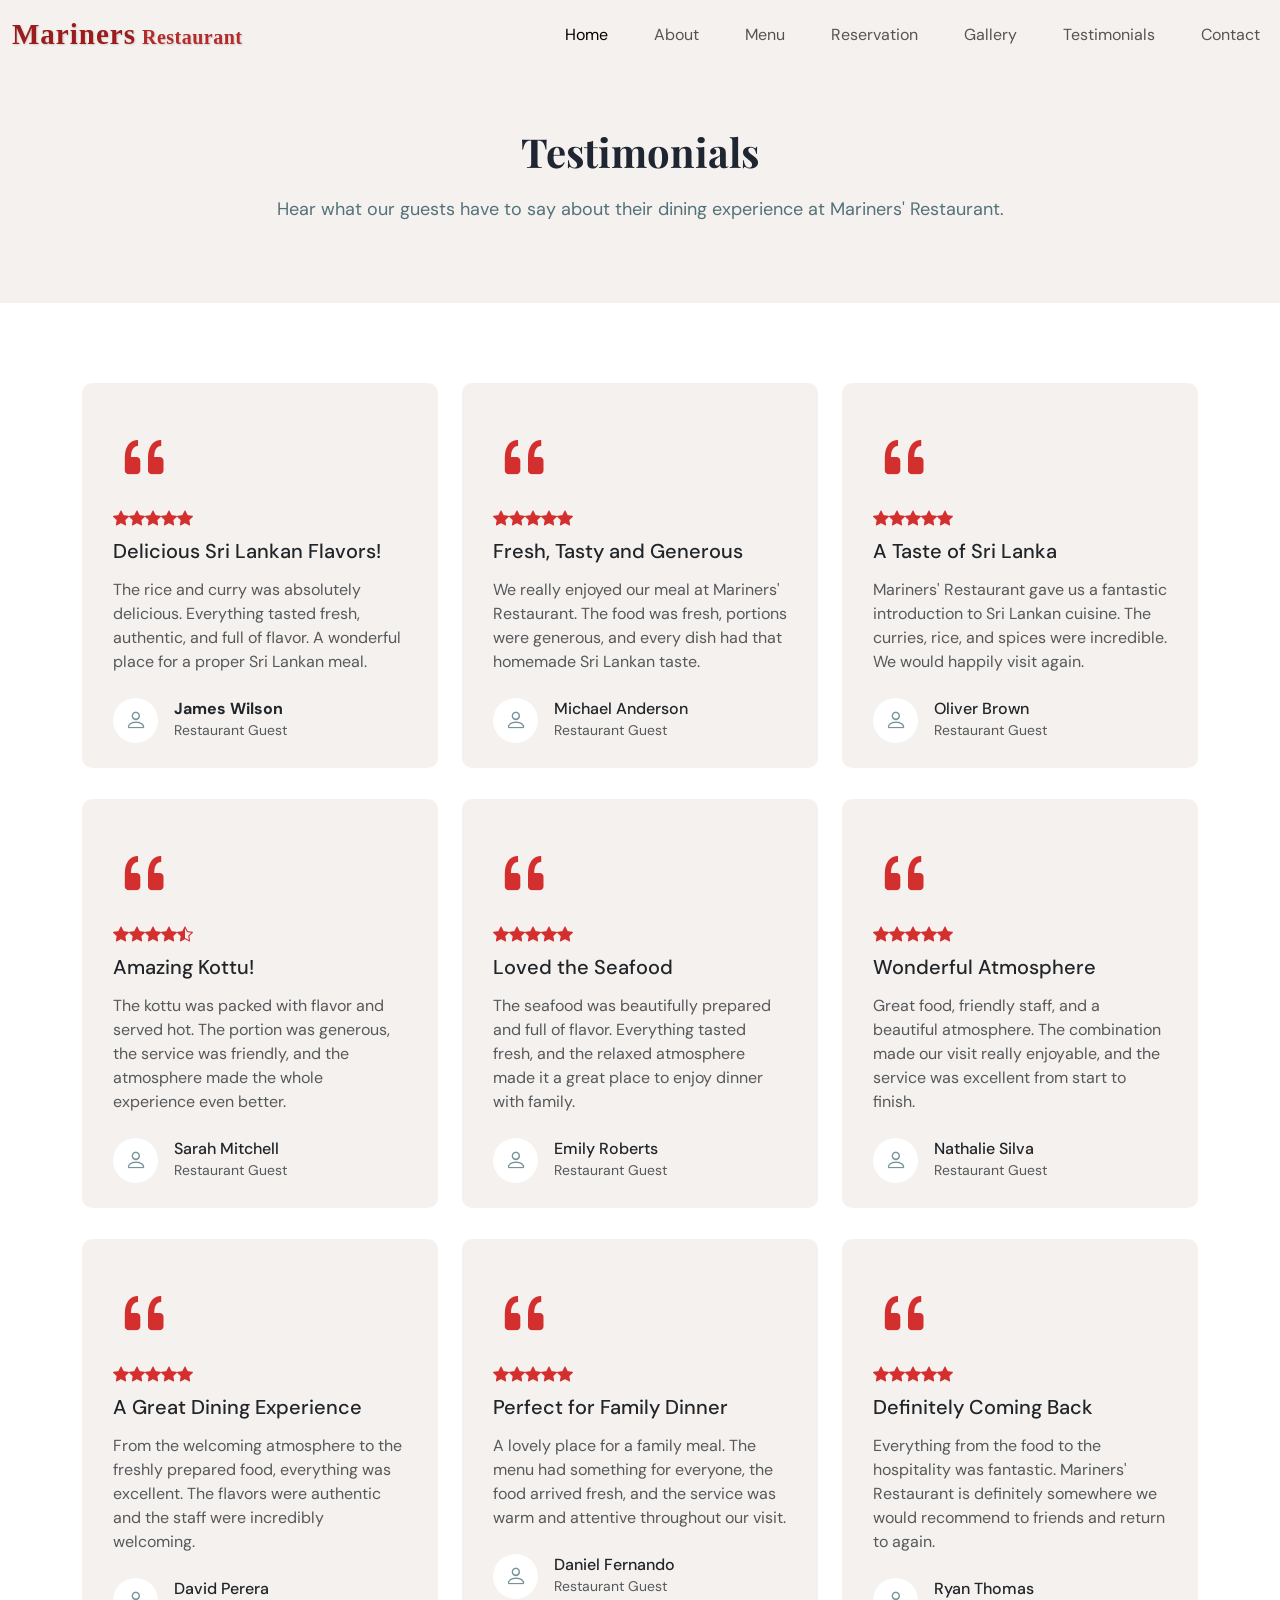
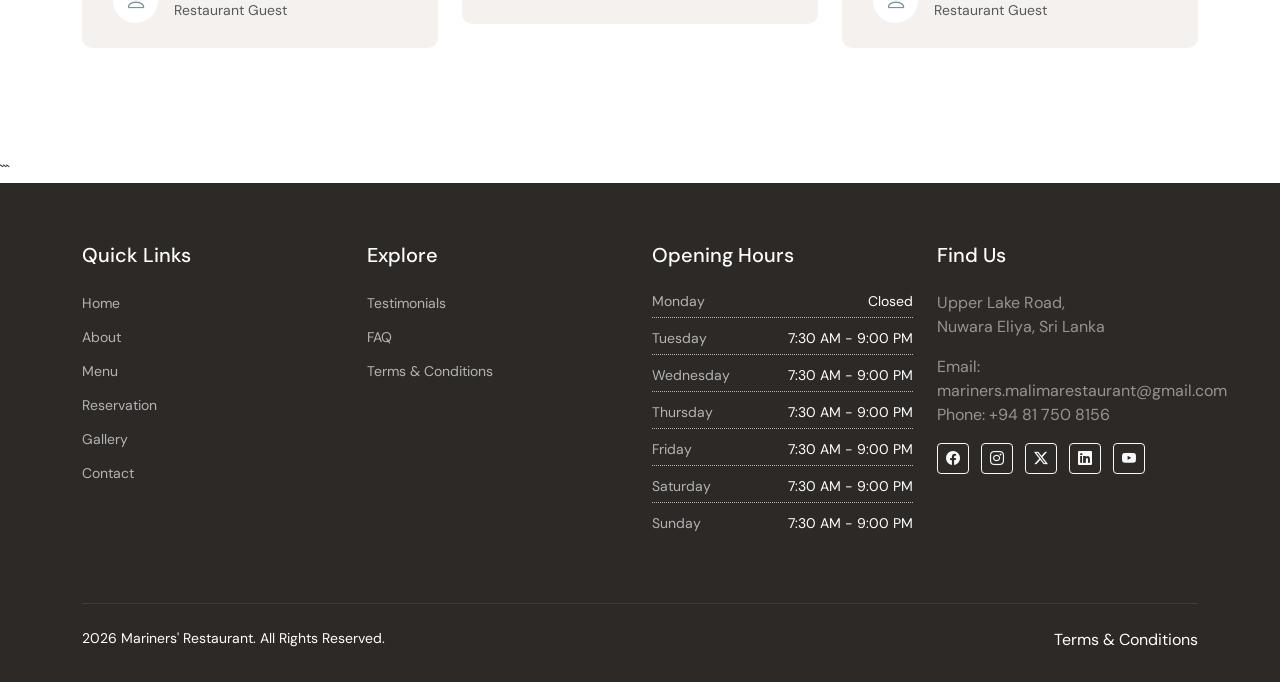
<file: testimonials.html>
<!DOCTYPE html>
<html lang="en">

<head>
    <meta charset="utf-8" />
    <meta name="viewport" content="width=device-width, initial-scale=1" />

    <!-- For SEO -->
    <!-- Primary SEO -->
   <title>Mariners restaurant</title>
    <meta name="description" content="DinePro is a modern, responsive restaurant Bootstrap 5 template suitable for restaurants, cafés, bistros, and food businesses." />
    <meta name="robots" content="index, follow">
    <meta name="author" content="PrettyCodes" />

    <!-- Canonical (template placeholder) -->
    <link rel="canonical" href="https://www.DinePro.com/testimonials.html" />

    <!-- Open Graph (Social Sharing) -->
    <meta property="og:title" content="DinePro – Restaurant Bootstrap 5 Template" />
    <meta property="og:description" content="A clean and modern Bootstrap 5 restaurant website template." />
    <meta property="og:image" content="assets/images/preview.jpg" />
    <meta property="og:type" content="website" />


    <!-- Styles -->
    <link href="https://cdn.jsdelivr.net/npm/bootstrap@5.3.8/dist/css/bootstrap.min.css" rel="stylesheet" integrity="sha384-sRIl4kxILFvY47J16cr9ZwB07vP4J8+LH7qKQnuqkuIAvNWLzeN8tE5YBujZqJLB" crossorigin="anonymous">
    <link rel="stylesheet" href="https://cdn.jsdelivr.net/npm/bootstrap-icons@1.11.3/font/bootstrap-icons.min.css">
    <link href="https://unpkg.com/aos@2.3.1/dist/aos.css" rel="stylesheet">
    <link rel="stylesheet" href="./assets/css/style.css" />
</head>

<body>

 <!-- Navbar -->

  <nav class="navbar navbar-expand-lg fixed-top custom-navbar navbar-theme-light navbar-light"> 
 
 
    <div class="container-fluid"> 
 
    <a class="navbar-brand" href="index.html"> <span class="restaurant-logo">Mariners <span>Restaurant</span></span> </a>  <button class="navbar-toggler" type="button" data-bs-toggle="collapse" data-bs-target="#navbarSupportedContent" aria-controls="navbarSupportedContent" aria-expanded="false" aria-label="Toggle navigation"> 
        <span class="navbar-toggler-icon"></span> 
      </button> 
 
      <!-- Nav items --> 
      <div class="collapse navbar-collapse" id="navbarSupportedContent"> 
        <ul class="navbar-nav ms-auto mb-2 mb-lg-0"> 
 
          <!-- Home --> 
                  <!-- Home --> 
        <li class="nav-item">
  <a class="nav-link active" href="index.html">
    Home
  </a>
</li>
 
          <li class="nav-item"> 
            <a class="nav-link" href="about.html">About</a> 
          </li> 
 
          <!-- Menu --> 
          <li class="nav-item"> 
            <a class="nav-link" href="menu-showcase.html">Menu</a> 
          </li> 
 
          <li class="nav-item"> 
            <a class="nav-link" href="reservation.html">Reservation</a> 
          </li> 

           <li class="nav-item"><a class="nav-link" href="gallery.html">Gallery</a></li>
             <li class="nav-item"><a class="nav-link" href="testimonials.html">Testimonials</a></li>  

          <li class="nav-item"> 
            <a class="nav-link" href="contact.html">Contact</a> 
          </li> 
 
        </ul> 
      </div> 
      <!-- Nav items end --> 
 
    </div> 
  </nav>
  <!-- Navbar End -->
<!--   Title  -->

<section class="our-menu sec-pad bg-light">
    <div class="container">
        <div class="row">
            <div class="col-md-10 offset-md-1">
                <div class="text-center head1 pt-5">
                    <h1 class="page-title" data-aos="fade-up" data-aos-delay="0">Testimonials</h1>
                    <p class="mb-0" data-aos="fade-up" data-aos-delay="100">
                        Hear what our guests have to say about their dining experience at Mariners' Restaurant.
                    </p>
                </div>
            </div>
        </div>
    </div>
</section>

<!--   Title  End -->

<!-- Testimonials  -->

<section class="sec-pad">
    <div class="container">
        <div class="masonry-wrapper">

            <div class="card card-testimonial mb-4" data-aos="fade-up" data-aos-delay="0">
                <div class="card-body">
                    <i class="quote-icon bi bi-quote fs-1"></i>
                    <div class="ratings text-warning">
                        <i class="bi bi-star-fill"></i><i class="bi bi-star-fill"></i><i class="bi bi-star-fill"></i><i class="bi bi-star-fill"></i><i class="bi bi-star-fill"></i>
                    </div>
                    <h5 class="card-title">Delicious Sri Lankan Flavors!</h5>
                    <p class="card-text text-muted">The rice and curry was absolutely delicious. Everything tasted fresh, authentic, and full of flavor. A wonderful place for a proper Sri Lankan meal.</p>
                    <div class="mt-4 d-flex align-items-center">
                        <div class="testi-user me-3"><i class="bi bi-person"></i></div>
                        <div>
                            <h6 class="mb-0 fw-bold">James Wilson</h6>
                            <small class="text-muted">Restaurant Guest</small>
                        </div>
                    </div>
                </div>
            </div>

            <div class="card card-testimonial mb-4" data-aos="fade-up" data-aos-delay="100">
                <div class="card-body">
                    <i class="quote-icon bi bi-quote fs-1"></i>
                    <div class="ratings text-warning">
                        <i class="bi bi-star-fill"></i><i class="bi bi-star-fill"></i><i class="bi bi-star-fill"></i><i class="bi bi-star-fill"></i><i class="bi bi-star-half"></i>
                    </div>
                    <h5 class="card-title">Amazing Kottu!</h5>
                    <p class="card-text text-muted">The kottu was packed with flavor and served hot. The portion was generous, the service was friendly, and the atmosphere made the whole experience even better.</p>
                    <div class="mt-4 d-flex align-items-center">
                        <div class="testi-user me-3"><i class="bi bi-person"></i></div>
                        <div>
                            <h6 class="mb-0">Sarah Mitchell</h6>
                            <small class="text-muted">Restaurant Guest</small>
                        </div>
                    </div>
                </div>
            </div>

            <div class="card card-testimonial mb-4" data-aos="fade-up" data-aos-delay="200">
                <div class="card-body">
                    <i class="quote-icon bi bi-quote fs-1"></i>
                    <div class="ratings text-warning">
                        <i class="bi bi-star-fill"></i><i class="bi bi-star-fill"></i><i class="bi bi-star-fill"></i><i class="bi bi-star-fill"></i><i class="bi bi-star-fill"></i>
                    </div>
                    <h5 class="card-title">A Great Dining Experience</h5>
                    <p class="card-text text-muted">From the welcoming atmosphere to the freshly prepared food, everything was excellent. The flavors were authentic and the staff were incredibly welcoming.</p>
                    <div class="mt-4 d-flex align-items-center">
                        <div class="testi-user me-3"><i class="bi bi-person"></i></div>
                        <div>
                            <h6 class="mb-0">David Perera</h6>
                            <small class="text-muted">Restaurant Guest</small>
                        </div>
                    </div>
                </div>
            </div>

            <div class="card card-testimonial mb-4" data-aos="fade-up" data-aos-delay="300">
                <div class="card-body">
                    <i class="quote-icon bi bi-quote fs-1"></i>
                    <div class="ratings text-warning">
                        <i class="bi bi-star-fill"></i><i class="bi bi-star-fill"></i><i class="bi bi-star-fill"></i><i class="bi bi-star-fill"></i><i class="bi bi-star-fill"></i>
                    </div>
                    <h5 class="card-title">Fresh, Tasty and Generous</h5>
                    <p class="card-text text-muted">We really enjoyed our meal at Mariners' Restaurant. The food was fresh, portions were generous, and every dish had that homemade Sri Lankan taste.</p>
                    <div class="mt-4 d-flex align-items-center">
                        <div class="testi-user me-3"><i class="bi bi-person"></i></div>
                        <div>
                            <h6 class="mb-0">Michael Anderson</h6>
                            <small class="text-muted">Restaurant Guest</small>
                        </div>
                    </div>
                </div>
            </div>

            <div class="card card-testimonial mb-4" data-aos="fade-up" data-aos-delay="400">
                <div class="card-body">
                    <i class="quote-icon bi bi-quote fs-1"></i>
                    <div class="ratings text-warning">
                        <i class="bi bi-star-fill"></i><i class="bi bi-star-fill"></i><i class="bi bi-star-fill"></i><i class="bi bi-star-fill"></i><i class="bi bi-star-fill"></i>
                    </div>
                    <h5 class="card-title">Loved the Seafood</h5>
                    <p class="card-text text-muted">The seafood was beautifully prepared and full of flavor. Everything tasted fresh, and the relaxed atmosphere made it a great place to enjoy dinner with family.</p>
                    <div class="mt-4 d-flex align-items-center">
                        <div class="testi-user me-3"><i class="bi bi-person"></i></div>
                        <div>
                            <h6 class="mb-0">Emily Roberts</h6>
                            <small class="text-muted">Restaurant Guest</small>
                        </div>
                    </div>
                </div>
            </div>

            <div class="card card-testimonial mb-4" data-aos="fade-up" data-aos-delay="500">
                <div class="card-body">
                    <i class="quote-icon bi bi-quote fs-1"></i>
                    <div class="ratings text-warning">
                        <i class="bi bi-star-fill"></i><i class="bi bi-star-fill"></i><i class="bi bi-star-fill"></i><i class="bi bi-star-fill"></i><i class="bi bi-star-fill"></i>
                    </div>
                    <h5 class="card-title">Perfect for Family Dinner</h5>
                    <p class="card-text text-muted">A lovely place for a family meal. The menu had something for everyone, the food arrived fresh, and the service was warm and attentive throughout our visit.</p>
                    <div class="mt-4 d-flex align-items-center">
                        <div class="testi-user me-3"><i class="bi bi-person"></i></div>
                        <div>
                            <h6 class="mb-0">Daniel Fernando</h6>
                            <small class="text-muted">Restaurant Guest</small>
                        </div>
                    </div>
                </div>
            </div>

            <div class="card card-testimonial mb-4" data-aos="fade-up" data-aos-delay="600">
                <div class="card-body">
                    <i class="quote-icon bi bi-quote fs-1"></i>
                    <div class="ratings text-warning">
                        <i class="bi bi-star-fill"></i><i class="bi bi-star-fill"></i><i class="bi bi-star-fill"></i><i class="bi bi-star-fill"></i><i class="bi bi-star-fill"></i>
                    </div>
                    <h5 class="card-title">A Taste of Sri Lanka</h5>
                    <p class="card-text text-muted">Mariners' Restaurant gave us a fantastic introduction to Sri Lankan cuisine. The curries, rice, and spices were incredible. We would happily visit again.</p>
                    <div class="mt-4 d-flex align-items-center">
                        <div class="testi-user me-3"><i class="bi bi-person"></i></div>
                        <div>
                            <h6 class="mb-0">Oliver Brown</h6>
                            <small class="text-muted">Restaurant Guest</small>
                        </div>
                    </div>
                </div>
            </div>

            <div class="card card-testimonial mb-4" data-aos="fade-up" data-aos-delay="700">
                <div class="card-body">
                    <i class="quote-icon bi bi-quote fs-1"></i>
                    <div class="ratings text-warning">
                        <i class="bi bi-star-fill"></i><i class="bi bi-star-fill"></i><i class="bi bi-star-fill"></i><i class="bi bi-star-fill"></i><i class="bi bi-star-fill"></i>
                    </div>
                    <h5 class="card-title">Wonderful Atmosphere</h5>
                    <p class="card-text text-muted">Great food, friendly staff, and a beautiful atmosphere. The combination made our visit really enjoyable, and the service was excellent from start to finish.</p>
                    <div class="mt-4 d-flex align-items-center">
                        <div class="testi-user me-3"><i class="bi bi-person"></i></div>
                        <div>
                            <h6 class="mb-0">Nathalie Silva</h6>
                            <small class="text-muted">Restaurant Guest</small>
                        </div>
                    </div>
                </div>
            </div>

            <div class="card card-testimonial mb-4" data-aos="fade-up" data-aos-delay="800">
                <div class="card-body">
                    <i class="quote-icon bi bi-quote fs-1"></i>
                    <div class="ratings text-warning">
                        <i class="bi bi-star-fill"></i><i class="bi bi-star-fill"></i><i class="bi bi-star-fill"></i><i class="bi bi-star-fill"></i><i class="bi bi-star-fill"></i>
                    </div>
                    <h5 class="card-title">Definitely Coming Back</h5>
                    <p class="card-text text-muted">Everything from the food to the hospitality was fantastic. Mariners' Restaurant is definitely somewhere we would recommend to friends and return to again.</p>
                    <div class="mt-4 d-flex align-items-center">
                        <div class="testi-user me-3"><i class="bi bi-person"></i></div>
                        <div>
                            <h6 class="mb-0">Ryan Thomas</h6>
                            <small class="text-muted">Restaurant Guest</small>
                        </div>
                    </div>
                </div>
            </div>

        </div>
    </div>
</section>

<!-- Testimonial End  -->
```


    <!-- Footer -->

       <footer class="footer-one"> 
    <div class="container"> 
      <div class="row"> 
 
        <div class="col-lg-3"> 
          <h5 class="mb-4 text-primary">Quick Links</h5> 
          <ul class="footer-links"> 
            <li><a href="index.html" class="btn-link">Home</a></li> 
            <li><a href="about.html" class="btn-link">About</a></li> 
            <li><a href="menu-showcase.html" class="btn-link">Menu</a></li> 
            <li><a href="reservation.html" class="btn-link">Reservation</a></li> 
            <li><a href="gallery.html" class="btn-link">Gallery</a></li> 
            <li><a href="contact.html" class="btn-link">Contact</a></li> 
          </ul> 
        </div> 
 
        <div class="col-lg-3"> 
          <h5 class="mb-4 text-primary">Explore</h5> 
          <ul class="footer-links"> 
            <li><a href="testimonials.html" class="btn-link">Testimonials</a></li> 
            <li><a href="faq.html" class="btn-link">FAQ</a></li> 
            <li><a href="terms-and-conditions.html" class="btn-link">Terms & Conditions</a></li> 
           
          </ul> 
        </div> 
 
        <div class="col-lg-3"> 
          <h5 class="mb-4 text-primary">Opening Hours</h5> 
          <ul class="timing-list"> 
            <li>Monday<span>Closed</span></li> 
            <li>Tuesday<span>7:30 AM - 9:00 PM</span></li> 
            <li>Wednesday<span>7:30 AM - 9:00 PM</span></li> 
            <li>Thursday<span>7:30 AM - 9:00 PM</span></li> 
            <li>Friday<span>7:30 AM - 9:00 PM</span></li> 
            <li>Saturday<span>7:30 AM - 9:00 PM</span></li> 
            <li>Sunday<span>7:30 AM - 9:00 PM</span></li> 
          </ul> 
        </div> 
 
        <div class="col-lg-3"> 
          <h5 class="mb-4 text-primary">Find Us</h5> 
          <p class="text-white-50"> 
            Upper Lake Road,<br> 
            Nuwara Eliya, Sri Lanka 
          </p> 
          <p class="text-white-50"> 
            Email: mariners.malimarestaurant@gmail.com<br> 
            Phone: +94 81 750 8156 
          </p> 
          <div class="social-links mt-3"> 
            <a href="#" class="btn btn-outline-light btn-sm me-2"><i class="bi bi-facebook"></i></a> 
            <a href="#" class="btn btn-outline-light btn-sm me-2"><i class="bi bi-instagram"></i></a> 
            <a href="#" class="btn btn-outline-light btn-sm me-2"><i class="bi bi-twitter-x"></i></a> 
            <a href="#" class="btn btn-outline-light btn-sm me-2"><i class="bi bi-linkedin"></i></a> 
            <a href="#" class="btn btn-outline-light btn-sm"><i class="bi bi-youtube"></i></a> 
          </div> 
        </div> 
 
      </div> 
 
      <hr class="mt-5 mb-4 border-secondary"> 
 
      <div class="row copyright"> 
        <div class="col-md-6 text-md-start"> 
          <p class="mb-0">2026 Mariners' Restaurant. All Rights Reserved.</p> 
        </div> 
        <div class="col-md-6 d-flex justify-content-md-end mt-3 mt-md-0"> 
          <a href="terms-and-conditions.html" class="btn-link">Terms & Conditions</a> 
        </div> 
      </div> 
  </footer> 
    <!-- Footer End -->

    <script src="https://cdn.jsdelivr.net/npm/bootstrap@5.3.8/dist/js/bootstrap.bundle.min.js" integrity="sha384-FKyoEForCGlyvwx9Hj09JcYn3nv7wiPVlz7YYwJrWVcXK/BmnVDxM+D2scQbITxI" crossorigin="anonymous"></script>
    <script src="https://unpkg.com/aos@2.3.1/dist/aos.js"></script>
    <script src="assets/js/app.js"></script>
</body>

</html>
</file>
<file: assets/css/style.css>
@charset "UTF-8";
/* ==========================================================================
   Template Name: DinePro by Mahroof K
   Version:       1.0.0
   Licence:       MIT
   Author:        Mahroof K
   Description:   Premium Bootstrap 5 Restaurant Template
   Contact        techmahr@gmail.com
   --------------------------------------------------------------------------
   Copyright © 2026 Mahroof. All rights reserved.
   ========================================================================== */
/* ==========================================================================
   TEMPLATING INSTRUCTIONS
   ==========================================================================
   This file acts as the central hub for all project styles.
   It uses the Sass @use rule to modularize components.

   How to Customize:
   1. Colors & Typography: Edit /abstract/_variables.scss
   2. Global Tags:         Edit /base/_typography.scss
   3. Individual UI:       Edit the respective file in /components/
   4. Page Layouts:        Edit specific files in /pages/ for unique views.
   ========================================================================== */
/* ==========================================================================
   1. ABSTRACTS
   Variables, color tokens, mixins
   ========================================================================== */
/**
 * Google Fonts Import
 * * 1. DM Sans: Used for body text and UI elements.
 * Weights: 400 (Regular), 500 (Medium), 700 (Bold)
 * * 2. Playfair Display: Used for headings and featured titles.
 * Weights: 400 through 900 (Variable) including Italics
 */
@import url("https://fonts.googleapis.com/css2?family=DM+Sans:wght@400;500;700&family=Playfair+Display:ital,wght@0,400..900;1,400..900&display=swap");
.hover-lift {
  transition: transform 0.35s cubic-bezier(0.25, 1, 0.5, 1), box-shadow 0.35s cubic-bezier(0.25, 1, 0.5, 1);
  will-change: transform;
}
.hover-lift:hover {
  transform: translateY(-5px);
  box-shadow: 0 15px 25px rgba(0, 0, 0, 0.1) !important;
}

/* ==========================================================================
   2. BASE & UTILITIES
   Global resets, fonts, typography, helpers
   ========================================================================== */
body {
  font-family: "DM Sans", sans-serif;
  color: #1F2632;
}

a {
  color: #d32f2f;
  text-decoration: none;
}

.text-primary {
  color: #d32f2f !important;
}

.text-dark-muted {
  color: #527179 !important;
}

.font-heading {
  font-family: "Playfair Display", serif;
  line-height: normal;
  font-weight: 700;
}

.f-40 {
  font-size: 40px !important;
}

.page-title {
  font-size: 40px;
  font-family: "Playfair Display", serif;
  font-weight: 700;
  margin-bottom: 20px;
}

.head1 h2 {
  color: #1F2632;
  font-size: 40px;
  margin-bottom: 20px;
}
.head1 p {
  font-size: 18px;
  color: #527179;
}

/**
 * Bottom Margin Utility
 * Applies a fixed 32px spacing to the bottom of an element.
 */
.mb-32 {
  margin-bottom: 32px !important;
}

/**
 * Top Margin Utility
 * Applies a fixed 32px spacing to the top of an element.
 */
.mt-32 {
  margin-top: 32px !important;
}

/**
 * Standard Section Padding
 * Provides consistent vertical rhythm across different sections.
 * Scales up for larger screens (992px and above) based on the $section-spacing-y variable.
 */
.sec-pad {
  padding-top: 40px;
  padding-bottom: 40px;
}
@media (min-width: 992px) {
  .sec-pad {
    padding-top: 80px;
    padding-bottom: 80px;
  }
}

/**
 * Light Background Utility
 * Applies the custom light background color defined in design tokens.
 */
.bg-light {
  background-color: #f4f1ee !important;
}

/* ==========================================================================
   3. LAYOUT
   Shared structural elements
   ========================================================================== */
.custom-navbar {
  transition: background-color 0.4s ease, box-shadow 0.4s ease;
}
.custom-navbar .nav-logo {
  max-width: 160px;
}
@media (max-width: 767px) {
  .custom-navbar .nav-logo {
    max-width: 130px;
  }
}
.custom-navbar .nav-item {
  padding-right: 30px;
}
.custom-navbar .nav-item:last-child {
  padding-right: 0;
}
.custom-navbar .dropdown-menu {
  border: none;
  padding: 10px 0;
  border-radius: 8px;
  box-shadow: 0 8px 20px rgba(0, 0, 0, 0.15);
}
.custom-navbar .dropdown-menu .dropdown-item {
  padding: 8px 20px;
  transition: background-color 0.3s, color 0.3s;
}
.custom-navbar .dropdown-menu .dropdown-item:hover, .custom-navbar .dropdown-menu .dropdown-item:active {
  background-color: #f4f1ee !important;
  color: #d32f2f;
}
.custom-navbar .navbar-toggler {
  border: none;
}
.custom-navbar .navbar-toggler:focus {
  box-shadow: none;
}
.custom-navbar.navbar-theme-light {
  background-color: transparent;
}
.custom-navbar.navbar-theme-light.navbar-light-mode .nav-link {
  color: #1F2632;
}
.custom-navbar.navbar-theme-light.navbar-light-mode .navbar-toggler-icon {
  filter: brightness(0);
}
.custom-navbar.navbar-theme-light.navbar-scrolled {
  background-color: #fff;
  box-shadow: 0 4px 20px rgba(0, 0, 0, 0.08);
}
.custom-navbar.navbar-theme-light.navbar-scrolled .nav-link {
  color: #1F2632;
}
.custom-navbar.navbar-theme-light.navbar-scrolled .nav-link:hover, .custom-navbar.navbar-theme-light.navbar-scrolled .nav-link.active {
  color: #d32f2f;
}
.custom-navbar.navbar-theme-light.navbar-scrolled .navbar-toggler-icon {
  filter: brightness(0);
}
@media (max-width: 991px) {
  .custom-navbar.navbar-theme-light .navbar-collapse {
    background-color: #fff;
    padding: 20px;
    margin-top: 15px;
    border-radius: 10px;
  }
  .custom-navbar.navbar-theme-light .navbar-collapse .nav-link {
    color: #1F2632;
  }
  .custom-navbar.navbar-theme-light .navbar-collapse .nav-link:hover, .custom-navbar.navbar-theme-light .navbar-collapse .nav-link.active {
    color: #d32f2f;
  }
}
.custom-navbar.navbar-theme-dark {
  background-color: transparent;
}
.custom-navbar.navbar-theme-dark.navbar-dark .nav-link {
  color: #fff;
}
.custom-navbar.navbar-theme-dark.navbar-dark .navbar-toggler-icon {
  filter: brightness(1);
}
.custom-navbar.navbar-theme-dark.navbar-scrolled {
  background-color: #1F2632;
  box-shadow: 0 4px 20px rgba(0, 0, 0, 0.4);
}
.custom-navbar.navbar-theme-dark.navbar-scrolled .nav-link {
  color: #fff;
}
.custom-navbar.navbar-theme-dark.navbar-scrolled .nav-link:hover, .custom-navbar.navbar-theme-dark.navbar-scrolled .nav-link.active {
  color: #d32f2f;
}
.custom-navbar.navbar-theme-dark.navbar-scrolled .navbar-toggler-icon {
  filter: brightness(1);
}
@media (max-width: 991px) {
  .custom-navbar.navbar-theme-dark .navbar-collapse {
    background-color: #1F2632;
    padding: 20px;
    margin-top: 15px;
    border-radius: 10px;
  }
  .custom-navbar.navbar-theme-dark .navbar-collapse .nav-link {
    color: #fff;
  }
  .custom-navbar.navbar-theme-dark .navbar-collapse .nav-link:hover, .custom-navbar.navbar-theme-dark .navbar-collapse .nav-link.active {
    color: #d32f2f;
  }
}

/**
 * Footer Style One
 * Designed with a dark aesthetic for high contrast and modern appeal.
 */
.footer-one {
  background-color: #2D2926;
  padding: 60px 0 30px 0;
  color: #fff;
}
.footer-one h5 {
  font-family: "DM Sans", sans-serif;
  color: #fff !important;
}
.footer-one ul {
  list-style: none;
  padding: 0;
}
.footer-one ul li {
  margin-bottom: 10px;
}

.restaurant-logo { font-family: Georgia, "Times New Roman", serif; font-size: 29px; font-weight: 700; letter-spacing: 1px; text-decoration: none; color: #9b1c1c; display: inline-flex; align-items: baseline; white-space: nowrap; text-shadow: 1px 1px 2px rgba(0, 0, 0, 0.15); transition: all 0.3s ease; } .restaurant-logo span { font-family: Georgia, "Times New Roman", serif; font-size: 20px; font-weight: 600; letter-spacing: 0.5px; margin-left: 6px; color: #b52a2a; } .restaurant-logo:hover { color: #c62828; transform: translateY(-1px); } .restaurant-logo:hover span { color: #c62828; }.footer-one ul li a {
  color: #b4b4b4;
  transition: 0.3s;
  margin-bottom: 10px;
  font-size: 14px;
}
.footer-one ul li a:hover {
  color: #d32f2f;
}
.footer-one ul {
  /**
   * Timing List Variation
   * Specifically for "Opening Hours" with a dotted-bottom separator.
   */
}
.footer-one ul.timing-list li {
  display: flex;
  justify-content: space-between;
  margin-bottom: 10px;
  color: #b4b4b4;
  border-bottom: 1px dotted #b4b4b4;
  padding-bottom: 5px;
  font-size: 14px;
}
.footer-one ul.timing-list li span {
  color: #fff;
  font-size: 14px;
}
.footer-one ul.timing-list li:last-child {
  border-bottom: none;
  margin-bottom: 0;
}
.footer-one {
  /**
   * Copyright & Legal Section
   * Positioned at the very bottom of the footer.
   */
}
.footer-one .copyright p {
  font-size: 14px;
}
.footer-one .copyright .pipe-separator {
  padding: 0 10px;
}
.footer-one .copyright a {
  color: #fff;
}
.footer-one .copyright a:hover {
  color: #d32f2f;
}

/* ==========================================================================
   4. COMPONENTS
   Reusable UI modules
   ========================================================================== */
/**
 * Global Button Reset
 * Standardizes border radius across all Bootstrap button types.
 */
.btn {
  border-radius: 4px;
}

/**
 * Wide Button Utility
 * Increases padding and adds a clean, uppercase aesthetic for prominent CTAs.
 */
.btn-wide {
  padding: 10px 25px;
  text-transform: uppercase;
  font-weight: 300 !important;
}

/**
 * Primary Solid Button
 * The main theme button using the primary brand color and custom shadow on hover.
 */
.btn-primary {
  background-color: #d32f2f;
  border-color: #d32f2f;
  color: #fff;
  font-weight: 600;
  transition: all 0.3s ease;
}
.btn-primary:hover, .btn-primary:focus, .btn-primary:active {
  background-color: #b51616 !important;
  border-color: #b51616 !important;
  color: #fff !important;
  box-shadow: 0 4px 12px rgba(211, 47, 47, 0.2);
}

/**
 * Outline Button
 * A transparent variation with a primary-colored border.
 */
.btn-outline-primary {
  color: #d32f2f;
  border-color: #d32f2f;
  background-color: transparent;
}
.btn-outline-primary:hover {
  background-color: #d32f2f;
  border-color: #d32f2f;
  color: #fff;
}

/**
 * Shine Hover Effect
 * Adds a modern "glass-swipe" animation and subtle lift when hovered.
 */
.btn-shine {
  position: relative;
  overflow: hidden;
  transition: all 0.3s ease;
}
.btn-shine:hover {
  transform: translateY(-1px);
  background-color: #b51616 !important;
  border-color: #b51616 !important;
}
.btn-shine::after {
  content: "";
  position: absolute;
  top: -50%;
  left: -60%;
  width: 20%;
  height: 200%;
  background: rgba(255, 255, 255, 0.3);
  background: rgba(211, 47, 47, 0.5);
  transform: rotate(30deg);
  transition: all 0.5s ease;
}
.btn-shine:hover::after {
  left: 120%;
}

/**
 * Animated Link Button
 * A text-based button that slides to the right on hover for a dynamic feel.
 */
.btn-link {
  display: inline-block;
  margin-bottom: 0px !important;
  text-decoration: none;
  transition: transform 0.3s ease-in-out, color 0.3s ease-in-out;
}
.btn-link:hover {
  transform: translateX(5px);
  color: #b51616;
}

/**
 * Global Input Styling
 * Standardizes the appearance of all form-control elements (inputs, select, textarea).
 */
.form-control {
  margin-bottom: 32px;
  border-radius: 10px;
}
.form-control:focus, .form-control:hover {
  border-color: #d32f2f;
  box-shadow: none;
}

/**
 * Input Height Optimization
 * Standardizes the height of single-line textboxes to 48px.
 * The ':not(textarea)' ensures that multi-line text areas can still grow.
 */
.form-control:not(textarea) {
  height: 48px;
}

/**
 * Primary Theme Badge
 * A custom-styled badge using the main brand color.
 * Often used for categories, labels, or featured tags.
 */
.badge-primary {
  background-color: #d32f2f;
  padding: 8px 12px;
  color: #fff;
}

/**
 * Loader Wrapper
 * Creates a high-z-index, full-screen background to hide the page content
 * until it is fully loaded.
 */
.loader-wrapper {
  position: fixed;
  top: 0;
  left: 0;
  width: 100%;
  height: 100%;
  z-index: 9999;
  background: #fff;
}

/**
 * Loading Spinner
 * The central animated square. Uses the theme's primary brand color.
 */
.spinner {
  width: 40px;
  height: 40px;
  display: block;
  position: relative;
  left: 50%;
  top: 50%;
  margin: -20px 0 0 -20px;
  background: #d32f2f;
  animation: sk-rotateplane 1.2s infinite ease-in-out;
}

/**
 * 3D Rotating Plane Animation
 * Creates a sophisticated "flipping" effect using CSS 3D perspectives.
 */
@keyframes sk-rotateplane {
  0% {
    transform: perspective(120px) rotateX(0deg) rotateY(0deg);
    -webkit-transform: perspective(120px) rotateX(0deg) rotateY(0deg);
  }
  50% {
    transform: perspective(120px) rotateX(-180.1deg) rotateY(0deg);
    -webkit-transform: perspective(120px) rotateX(-180.1deg) rotateY(0deg);
  }
  100% {
    transform: perspective(120px) rotateX(-180deg) rotateY(-179.9deg);
    -webkit-transform: perspective(120px) rotateX(-180deg) rotateY(-179.9deg);
  }
}
/**
 * Main Carousel Component
 * Standardizes the height and layout of the internal slider elements.
 */
.carousel .carousel-inner,
.carousel .carousel-item {
  height: 100%;
}
.carousel .carousel-item {
  background-size: cover;
  background-position: center;
}
.carousel .carousel-control-prev,
.carousel .carousel-control-next {
  z-index: 3;
  width: 5%;
  margin: 0 10px;
}
.carousel .carousel-control-prev-icon,
.carousel .carousel-control-next-icon {
  background-color: #d32f2f;
  opacity: 0.7;
  padding: 22px;
  border-radius: 15%;
  background-size: 50%;
  transition: transform 0.3s ease;
}
.carousel .carousel-control-prev:hover .carousel-control-prev-icon, .carousel .carousel-control-prev:hover .carousel-control-next-icon,
.carousel .carousel-control-next:hover .carousel-control-prev-icon,
.carousel .carousel-control-next:hover .carousel-control-next-icon {
  transform: scale(1.1);
}

/**
 * Main Hero Container
 * Standardizes the viewport height and core layout for all hero types.
 */
.hero-section {
  position: relative;
  height: 100vh;
  max-height: 900px;
  min-height: 500px;
  overflow: hidden;
  display: flex;
  align-items: center;
  justify-content: center;
  /**
   * Hero Media Wrapper
   * Ensures background video or images fill the container perfectly.
   */
}
.hero-section .hero-media-container {
  position: absolute;
  top: 0;
  left: 0;
  width: 100%;
  height: 100%;
  z-index: 0;
}
.hero-section .hero-media-container img,
.hero-section .hero-media-container video {
  width: 100%;
  height: 100%;
  -o-object-fit: cover;
     object-fit: cover;
  -o-object-position: center;
     object-position: center;
}
.hero-section {
  /**
   * Hero Content Area
   * Manages the text overlay, z-index layering, and flex alignment.
   */
}
.hero-section .hero-content-area {
  position: relative;
  z-index: 2;
  width: 100%;
  height: 100%;
  display: flex;
  align-items: center;
  justify-content: center;
  transition: background 0.3s ease;
}
.hero-section .hero-content-area .hero-caption {
  text-align: center;
  max-width: 800px;
  padding: 2rem;
  width: 90%;
}
@media (max-width: 767px) {
  .hero-section .hero-content-area .hero-caption {
    width: 100%;
  }
}
.hero-section .hero-content-area .hero-caption h1 {
  font-size: clamp(2.5rem, 8vw, 4.5rem);
  line-height: 1.1;
  margin-bottom: 1.5rem;
}
.hero-section .hero-content-area .hero-caption p {
  font-size: clamp(1rem, 2vw, 1.25rem);
  margin-bottom: 2rem;
}
.hero-section {
  /**
   * Dark Theme Variation
   * Applies a darkened overlay for light-colored text readability.
   */
}
.hero-section.theme-dark .hero-content-area {
  background: rgba(0, 0, 0, 0.45);
}
.hero-section.theme-dark h1,
.hero-section.theme-dark p {
  color: #ffffff;
}
.hero-section {
  /**
   * Light Theme Variation
   * Applies a bright, semi-transparent overlay for dark-colored text.
   */
}
.hero-section.theme-light .hero-content-area {
  background: rgba(255, 255, 255, 0.3);
}
.hero-section.theme-light h1,
.hero-section.theme-light p {
  color: #1F2632;
}
.hero-section {
  /**
   * Carousel Logic
   * Specific overrides for when the hero section uses Bootstrap Carousel.
   */
}
.hero-section.carousel .carousel-inner,
.hero-section.carousel .carousel-item {
  height: 100%;
}
.hero-section.carousel .carousel-item {
  background-size: cover;
  background-position: center;
}
.hero-section.carousel .carousel-control-prev,
.hero-section.carousel .carousel-control-next {
  z-index: 3;
  width: 5%;
  margin: 0 10px;
}
.hero-section.carousel .carousel-control-prev-icon,
.hero-section.carousel .carousel-control-next-icon {
  background-color: #d32f2f;
  opacity: 0.7;
  padding: 22px;
  border-radius: 15%;
  background-size: 50%;
  transition: transform 0.3s ease;
}
.hero-section.carousel .carousel-control-prev,
.hero-section.carousel .carousel-control-next {
  /**
   * Interactive States
   * Hover effects for carousel navigation arrows.
   */
}
.hero-section.carousel .carousel-control-prev:hover .carousel-control-prev-icon, .hero-section.carousel .carousel-control-prev:hover .carousel-control-next-icon,
.hero-section.carousel .carousel-control-next:hover .carousel-control-prev-icon,
.hero-section.carousel .carousel-control-next:hover .carousel-control-next-icon {
  transform: scale(1.1);
}

/**
 * Image Collage Container
 * Creates a relative coordinate system for the absolute-positioned images.
 */
.img-collage-wrap {
  position: relative;
  width: 100%;
  height: 600px;
  padding: 20px;
  /**
   * Shared Image Styles
   * Standardizes the look of all images within the collage including 
   * shadows and a clean "Polaroid" style border.
   */
}
.img-collage-wrap img {
  position: absolute;
  -o-object-fit: cover;
     object-fit: cover;
  border-radius: 15px;
  box-shadow: 0 15px 35px rgba(0, 0, 0, 0.15);
  border: 4px solid white;
}
.img-collage-wrap {
  /**
   * First Layer (Background)
   * The largest anchor image of the composition.
   */
}
.img-collage-wrap .first {
  width: 70%;
  height: 100%;
  top: 0;
  left: 0;
  z-index: 1;
}
.img-collage-wrap .second {
  width: 45%;
  height: 300px;
  top: 15%;
  right: 0;
  z-index: 2;
}
.img-collage-wrap .third {
  width: 200px;
  height: 200px;
  bottom: 18%;
  right: 20%;
  z-index: 3;
}
.img-collage-wrap {
  /**
   * Responsive Adjustments
   * Resizes the collage and its elements for tablets and mobile devices.
   */
}
@media (max-width: 768px) {
  .img-collage-wrap {
    height: 400px;
  }
  .img-collage-wrap .first {
    width: 75%;
    height: 300px;
  }
  .img-collage-wrap .second {
    width: 50%;
    height: 180px;
    top: 10%;
  }
  .img-collage-wrap .third {
    width: 120px;
    height: 120px;
    bottom: 10%;
    right: 15%;
  }
}

/* ==========================================================================
   Template Name: DinePro by Mahroof K
   Version:       1.0.0
   Licence:       MIT
   Author:        Mahroof K
   Description:   Premium Bootstrap 5 Restaurant Template
   Contact        techmahr@gmail.com
   --------------------------------------------------------------------------
   Copyright © 2026 Mahroof. All rights reserved.
   ========================================================================== */
/* ==========================================================================
   TEMPLATING INSTRUCTIONS
   ==========================================================================
   This file acts as the central hub for all project styles.
   It uses the Sass @use rule to modularize components.

   How to Customize:
   1. Colors & Typography: Edit /abstract/_variables.scss
   2. Global Tags:         Edit /base/_typography.scss
   3. Individual UI:       Edit the respective file in /components/
   4. Page Layouts:        Edit specific files in /pages/ for unique views.
   ========================================================================== */
/* ==========================================================================
   1. ABSTRACTS
   Variables, color tokens, mixins
   ========================================================================== */
/**
 * Universal Card Wrapper
 * Shared base styles for Blog, Team, and Testimonial cards.
 */
.card-blog,
.card-team,
.card-testimonial {
  padding: 15px;
  border: 0px;
  background: #f4f1ee !important;
  border-radius: 10px;
  margin-bottom: 24px;
  /**
  * Card Image Wrapper
  * Manages aspect ratios and triggers the hover animation mixins.
  */
}
.card-blog .card-img-wrapper,
.card-team .card-img-wrapper,
.card-testimonial .card-img-wrapper {
  overflow: hidden;
  border-radius: 10px;
  position: relative;
  overflow: hidden;
}
.card-blog .card-img-wrapper img,
.card-team .card-img-wrapper img,
.card-testimonial .card-img-wrapper img {
  transition: transform 0.4s ease-in-out;
}
.card-blog .card-img-wrapper:hover img,
.card-team .card-img-wrapper:hover img,
.card-testimonial .card-img-wrapper:hover img {
  transform: scale(1.15);
}
.card-blog .card-img-wrapper,
.card-team .card-img-wrapper,
.card-testimonial .card-img-wrapper {
  position: relative;
  overflow: hidden;
}
.card-blog .card-img-wrapper::after,
.card-team .card-img-wrapper::after,
.card-testimonial .card-img-wrapper::after {
  content: "";
  position: absolute;
  top: 0;
  left: 0;
  width: 100%;
  height: 100%;
  opacity: 0;
  transition: opacity 0.3s;
  pointer-events: none;
}
.card-blog .card-img-wrapper:hover::after,
.card-team .card-img-wrapper:hover::after,
.card-testimonial .card-img-wrapper:hover::after {
  opacity: 1;
}
.card-blog .card-img-wrapper img,
.card-team .card-img-wrapper img,
.card-testimonial .card-img-wrapper img {
  display: block;
  width: 100%;
  height: auto;
  border-radius: 10px;
}
.card-blog .card-body,
.card-team .card-body,
.card-testimonial .card-body {
  padding-bottom: 10px;
}
.card-blog h5,
.card-team h5,
.card-testimonial h5 {
  margin-bottom: 15px;
}
.card-blog .card-text,
.card-team .card-text,
.card-testimonial .card-text {
  color: #527179;
}
.card-blog span,
.card-team span,
.card-testimonial span {
  font-size: 14px;
}
.card-blog i,
.card-team i,
.card-testimonial i {
  color: #789299;
}
.card-blog .social-links a:hover,
.card-team .social-links a:hover,
.card-testimonial .social-links a:hover {
  background-color: transparent;
}
.card-blog .social-links a i:hover,
.card-team .social-links a i:hover,
.card-testimonial .social-links a i:hover {
  color: #d32f2f;
  background-color: transparent;
}
.card-blog,
.card-team,
.card-testimonial {
  overflow: hidden;
}
.card-blog img,
.card-team img,
.card-testimonial img {
  transition: transform 0.4s ease-in-out;
}
.card-blog:hover img,
.card-team:hover img,
.card-testimonial:hover img {
  transform: scale(1.15);
}
.card-blog,
.card-team,
.card-testimonial {
  position: relative;
  overflow: hidden;
}
.card-blog::after,
.card-team::after,
.card-testimonial::after {
  content: "";
  position: absolute;
  top: 0;
  left: 0;
  width: 100%;
  height: 100%;
  opacity: 0;
  transition: opacity 0.3s;
  pointer-events: none;
}
.card-blog:hover::after,
.card-team:hover::after,
.card-testimonial:hover::after {
  opacity: 1;
}

/**
 * Blog Item Card
 * A secondary blog layout style with a focus on date and metadata.
 */
.card-blog-item {
  background-color: #f4f1ee !important;
  border-radius: 15px;
  padding: 16px;
  margin-bottom: 24px;
}
.card-blog-item .date {
  color: #527179;
  font-size: 16px;
}
.card-blog-item .title {
  margin: 10px 0 15px 0;
  font-size: 20px;
}
.card-blog-item .info {
  display: flex;
  align-items: center;
  justify-content: space-between;
}

/**
 * Menu Item - Style One
 * A clean, flex-based layout for food and beverage listings.
 * Features a dashed divider for a sophisticated restaurant feel.
 */
.menu-item-one {
  margin-bottom: 25px;
  padding-bottom: 10px;
  border-bottom: 1px dashed #527179;
  display: flex;
}
.menu-item-one img {
  height: 80px;
  width: 80px;
  border-radius: 15%;
  margin-right: 20px;
}
.menu-item-one .content-wrap {
  width: 100%;
}
.menu-item-one .title-wrap {
  display: flex;
  align-items: center;
  justify-content: space-between;
}
.menu-item-one .title-wrap h5 {
  margin-bottom: 0;
  font-weight: 500;
  color: #1F2632;
}
.menu-item-one .title-wrap .price {
  font-weight: 700;
  color: #d32f2f;
  font-size: 1.1rem;
}
.menu-item-one p {
  margin-top: 5px;
  margin-bottom: 16px;
  color: #527179;
  font-size: 0.95rem;
}
@media (min-width: 768px) {
  .menu-item-one:last-child {
    border-bottom: none;
    margin-bottom: 0;
  }
}
.col-md-6:last-child .menu-item-one:last-child {
  border-bottom: none;
  margin-bottom: 0;
}

/**
 * Testimonial Enhancements
 * Adds quote icons and star ratings to the standard card structure.
 */
.card-testimonial .quote-icon {
  font-size: 62px !important;
  color: #d32f2f;
}
.card-testimonial .ratings {
  margin-bottom: 8px;
}
.card-testimonial .ratings i {
  color: #d32f2f;
}
.card-testimonial .testi-user {
  height: 45px;
  width: 45px;
  border-radius: 50%;
  margin-right: 16px;
  display: flex;
  align-items: center;
  justify-content: center;
  background-color: #fff;
  font-size: 22px;
}

.accordion#faqAccordion {
  /**
  * Accordion Item Wrapper
  * Features a modern card-like design with rounded corners and smooth transitions.
  */
}
.accordion#faqAccordion .accordion-item {
  margin-bottom: 30px;
  border-radius: 15px !important;
  border: 1px solid rgba(222, 226, 230, 0.2);
  overflow: hidden;
  background-color: #fff;
  transition: all 0.3s ease;
}
.accordion#faqAccordion .accordion-item:has(.collapse.show) {
  background-color: rgba(211, 47, 47, 0.05);
  border-color: rgba(211, 47, 47, 0.2);
}
.accordion#faqAccordion .accordion-item:hover {
  border-color: rgba(211, 47, 47, 0.4) !important;
}
.accordion#faqAccordion {
  /**
  * Accordion Trigger Button
  * Handles the interactive header of each FAQ item.
  */
}
.accordion#faqAccordion .accordion-button {
  font-weight: 700;
  color: #1F2632;
  padding: 20px;
  border-radius: 15px !important;
  font-size: 1.1rem;
  background-color: transparent;
}
.accordion#faqAccordion .accordion-button:focus {
  box-shadow: none;
}
.accordion#faqAccordion .accordion-button:not(.collapsed) {
  color: #d32f2f;
  background-color: transparent;
  box-shadow: none;
}
.accordion#faqAccordion .accordion-button:not(.collapsed)::after {
  filter: sepia(100%) saturate(2000%) hue-rotate(340deg);
}
.accordion#faqAccordion {
  /**
   * Accordion Content Body
   * Styles the internal text area of the expanded item.
   */
}
.accordion#faqAccordion .accordion-body {
  padding: 0 20px 25px 20px;
  color: #527179;
  line-height: 1.6;
  font-family: "DM Sans", sans-serif;
  background-color: transparent;
}

/* ==========================================================================
   Template Name: DinePro by Mahroof K
   Version:       1.0.0
   Licence:       MIT
   Author:        Mahroof K
   Description:   Premium Bootstrap 5 Restaurant Template
   Contact        techmahr@gmail.com
   --------------------------------------------------------------------------
   Copyright © 2026 Mahroof. All rights reserved.
   ========================================================================== */
/* ==========================================================================
   TEMPLATING INSTRUCTIONS
   ==========================================================================
   This file acts as the central hub for all project styles.
   It uses the Sass @use rule to modularize components.

   How to Customize:
   1. Colors & Typography: Edit /abstract/_variables.scss
   2. Global Tags:         Edit /base/_typography.scss
   3. Individual UI:       Edit the respective file in /components/
   4. Page Layouts:        Edit specific files in /pages/ for unique views.
   ========================================================================== */
/* ==========================================================================
   1. ABSTRACTS
   Variables, color tokens, mixins
   ========================================================================== */
/**
 * Gallery Item Container
 * Controls the dimensions and clipping of individual gallery thumbnails.
 */
.gallery-item {
  position: relative;
  overflow: hidden;
  border-radius: 15px;
  height: 250px;
  /**
   * Gallery Image Styling
   * Ensures images fill the container perfectly without distortion.
   */
}
.gallery-item img {
  width: 100%;
  height: 100%;
  -o-object-fit: cover;
     object-fit: cover;
  transition: transform 0.4s ease-in-out;
}
.gallery-item {
  overflow: hidden;
}
.gallery-item img {
  transition: transform 0.4s ease-in-out;
}
.gallery-item:hover img {
  transform: scale(1.15);
}
.gallery-item {
  position: relative;
  overflow: hidden;
}
.gallery-item::after {
  content: "";
  position: absolute;
  top: 0;
  left: 0;
  width: 100%;
  height: 100%;
  opacity: 0;
  transition: opacity 0.3s;
  pointer-events: none;
}
.gallery-item:hover::after {
  opacity: 1;
}

/**
 * Gallery Modal Overrides
 * Customizes the Bootstrap Modal to act as a high-end image lightbox.
 */
#galleryModal .modal-content {
  background: transparent;
  overflow: hidden;
}
#galleryModal .btn-close {
  background-color: beige;
  opacity: 1;
}
#galleryModal #modalImage {
  max-height: 90vh;
  width: auto;
}

/**
 * Book A Table - Style One
 * Specifically targets the layout of the first booking form variation.
 */
.book-a-table-classic {
  /**
  * Submission Button
  * Adds specific vertical spacing to the button within this component
  * to separate it clearly from the form fields.
  */
}
.book-a-table-classic button {
  margin-top: 32px;
}

/**
 * Book A Table - Style Two
 * A split-screen design where the image and form wrap into a single unit.
 */
.book-a-table-split {
  /**
   * Image Container
   * Ensures the image takes up full height and handles responsive rounding.
   */
}
.book-a-table-split .book-table-img-wrap {
  height: 100%;
  min-height: 400px;
  overflow: hidden;
  border-radius: 15px 0 0 15px;
}
@media (max-width: 991px) {
  .book-a-table-split .book-table-img-wrap {
    border-radius: 15px 15px 0px 0px;
  }
}
.book-a-table-split {
  /**
   * Image Styling
   * Optimized to fill the container without distortion.
   */
}
.book-a-table-split .book-table-img {
  width: 100%;
  height: 100%;
  -o-object-fit: cover;
     object-fit: cover;
  display: block;
}
.book-a-table-split {
  /**
   * Booking Form Container
   * The colored side of the split component.
   */
}
.book-a-table-split .booking-form-wrap {
  background-color: #d32f2f;
  padding: 50px;
  height: 100%;
  border-radius: 0 15px 15px 0;
}
@media (max-width: 991px) {
  .book-a-table-split .booking-form-wrap {
    border-radius: 0px 0px 15px 15px;
    padding: 20px;
  }
}
.book-a-table-split .booking-form-wrap h2 {
  color: #fff;
  margin-bottom: 30px;
  font-weight: 700;
}
.book-a-table-split .booking-form-wrap {
  /**
   * Form Inputs
   * Custom overrides for Bootstrap's .form-control within this specific section.
   */
}
.book-a-table-split .booking-form-wrap .form-control {
  margin-bottom: 20px;
  border: none;
  padding: 12px;
}
.book-a-table-split .booking-form-wrap .form-control::-moz-placeholder {
  color: #999;
}
.book-a-table-split .booking-form-wrap .form-control::placeholder {
  color: #999;
}

/**
 * Social Links Container
 * Manages the layout and interactive states of social media anchor tags.
 */
.social-links a {
  margin-bottom: 10px;
  /**
   * Hover Interaction
   * Switches the border and background to the primary brand color.
   */
}
.social-links a:hover {
  border-color: #d32f2f;
  background-color: #d32f2f;
}

/* ==========================================================================
   5. PAGE-SPECIFIC STYLES
   Styles unique to individual pages
   ========================================================================== */
/**
 * Menu Page Full-Height Image
 * A specialized utility for the Menu Page to ensure side-images align perfectly 
 * with the height of the food/drink listings in the adjacent column.
 */
.h-100-img {
  width: 100%;
  border-radius: 15px;
  height: 100%;
  -o-object-fit: cover;
     object-fit: cover;
  display: block;
}
@media (max-width: 767px) {
  .h-100-img {
    height: 300px;
  }
}

/**
 * Masonry Grid Wrapper
 * Uses CSS column properties to create a fluid, staggered grid.
 * This ensures that testimonial cards of different heights stack perfectly.
 */
.masonry-wrapper {
  -moz-column-count: 3;
       column-count: 3;
  -moz-column-gap: 1.5rem;
       column-gap: 1.5rem;
}
@media (max-width: 992px) {
  .masonry-wrapper {
    -moz-column-count: 2;
         column-count: 2;
  }
}
@media (max-width: 576px) {
  .masonry-wrapper {
    -moz-column-count: 1;
         column-count: 1;
  }
}
.masonry-wrapper {
  /**
   * Testimonial Card Integration
   * Optimizes the standard testimonial component for the masonry environment.
   */
}
.masonry-wrapper .card-testimonial {
  display: inline-block;
  width: 100%;
  -moz-column-break-inside: avoid;
       break-inside: avoid;
}

/**
 * Blog Details Wrapper
 * The main container for article content, featuring a clean card-style layout.
 */
.blog-details-wrap {
  padding: 32px;
  border: 0px;
  background: #f4f1ee !important;
  border-radius: 10px;
  margin-bottom: 24px;
}
@media (max-width: 767px) {
  .blog-details-wrap {
    padding: 16px;
  }
}
.blog-details-wrap {
  /**
  * Article Header
  * Contains the title and meta-information such as the author/writer section.
  */
}
.blog-details-wrap header .writer {
  display: flex;
  align-items: center;
  margin: 34px 0 20px 0;
}
.blog-details-wrap header .writer span {
  margin-right: 10px;
  font-size: 20px;
}
.blog-details-wrap header .writer i {
  color: #d32f2f;
  font-size: 20px;
}
.blog-details-wrap {
  /**
  * Featured & Content Images
  * Standardizes all images within the blog body with smooth rounded corners.
  */
}
.blog-details-wrap img {
  border-radius: 10px;
}
.blog-details-wrap p,
.blog-details-wrap li {
  color: #527179;
}
.blog-details-wrap i {
  margin-right: 8px;
}
.blog-details-wrap ol {
  padding-left: 20px;
}
.blog-details-wrap ol li {
  margin-bottom: 15px;
}

/**
 * Terms privacy Containers
 * Standardizes the typography and layout for long-form legal documentation.
 */
.terms-section p,
.privacy-section p {
  color: #527179;
}
.terms-section hr,
.privacy-section hr {
  margin: 32px 0;
  border-color: #dee2e6;
  opacity: 1;
}

/**
 * Contact Block Wrapper
 * A modern, rounded container designed to house contact-related CTAs or FAQ highlights.
 */
.contact-block {
  background: #f4f1ee !important;
  border-radius: 15px;
  padding: 40px 20px 50px 20px;
}
.contact-block img {
  max-width: 200px;
  padding: 20px 0;
}

/**
 * Contact Section List
 * Manages the layout for address, phone, and email information.
 */
.contact-section ul {
  padding: 0px;
}
.contact-section ul li {
  display: block;
  margin: 0 0 15px;
}
.contact-section ul li span {
  display: inline-block;
  min-width: 140px;
}
.contact-section ul .social-links {
  display: inline;
}
.contact-section ul .social-links a {
  border-color: #1F2632;
}
.contact-section ul .social-links a i {
  color: #1F2632;
}/*# sourceMappingURL=style.css.map */
</file>
